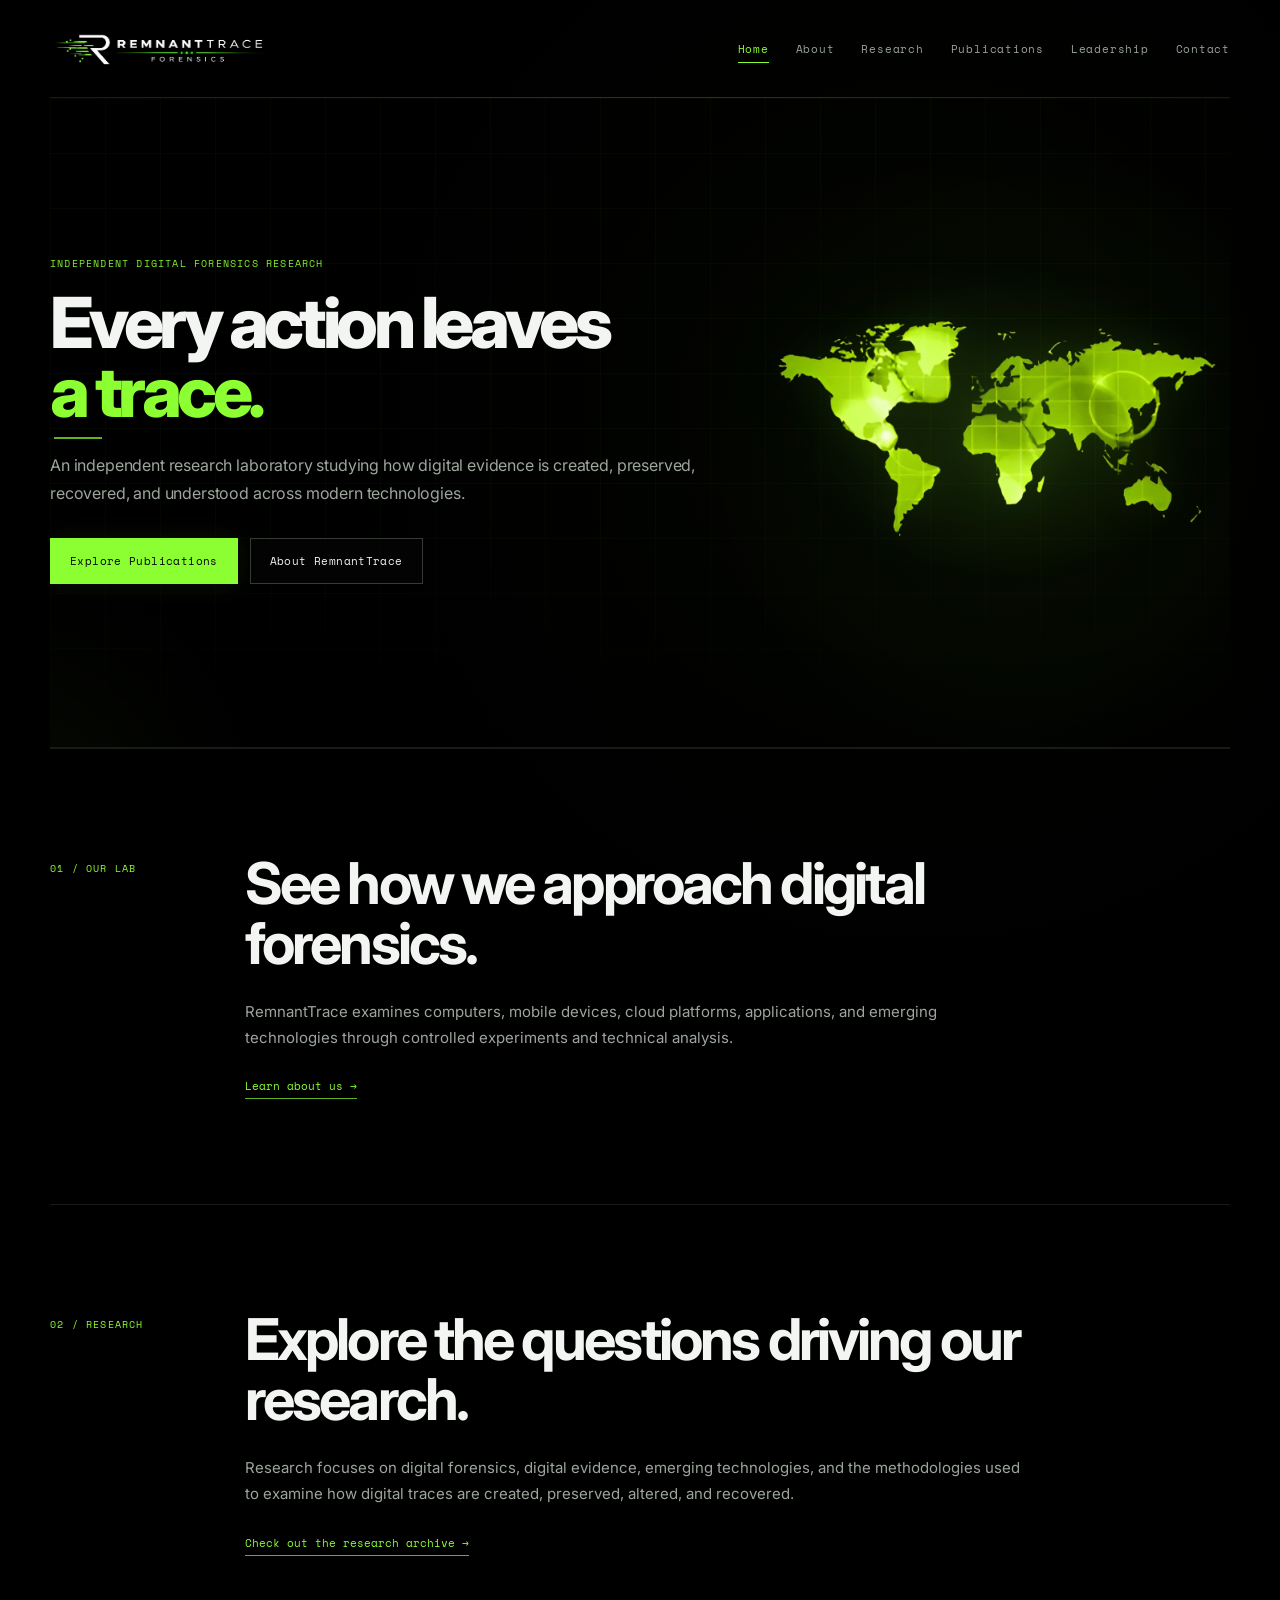
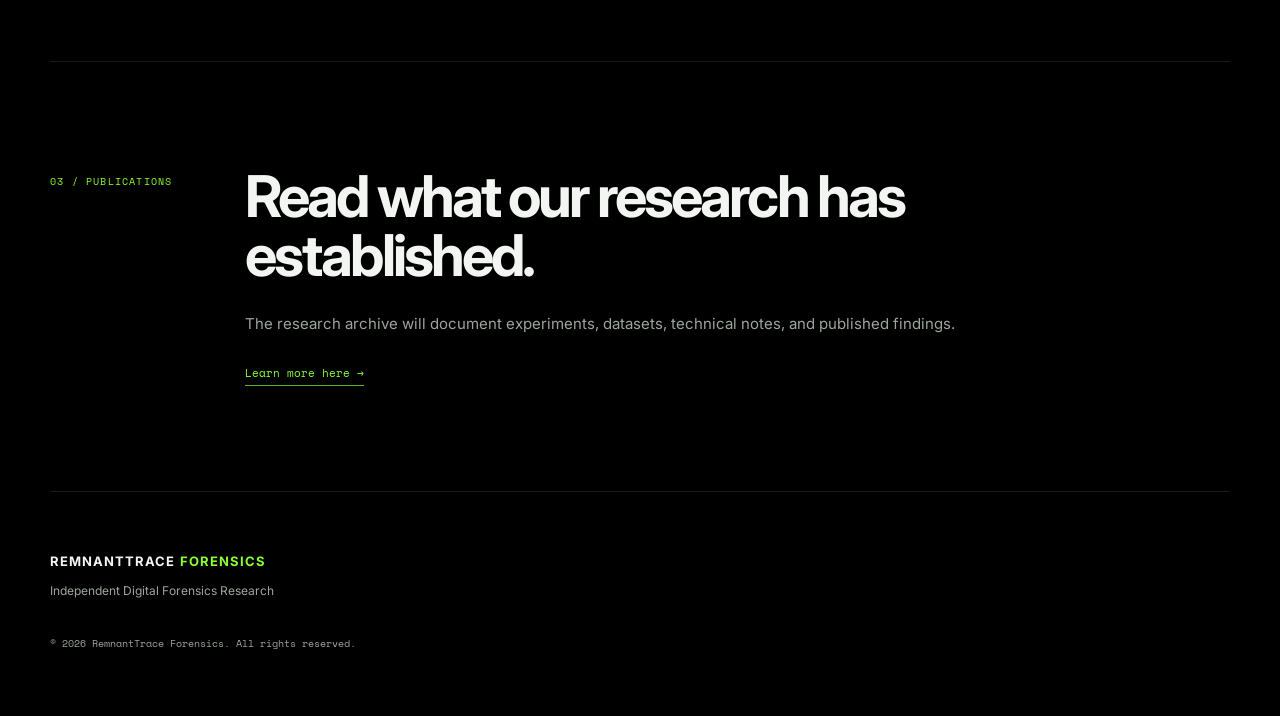
<file: index.html>
<!DOCTYPE html>
<html lang="en">
<head>
  <meta charset="UTF-8">
  <meta name="viewport" content="width=device-width,initial-scale=1">
  <meta name="description" content="RemnantTrace Forensics — independent digital forensics research.">
  <title>RemnantTrace Forensics</title>
  <link rel="stylesheet" href="style.css">
</head>

<body>

<header>
  <a class="brand" href="index.html">
    <img src="assets/remnanttrace-banner.png" alt="RemnantTrace Forensics">
  </a>

  <nav>
    <a href="index.html" class="active">Home</a>
    <a href="about.html">About</a>
    <a href="research.html">Research</a>
    <a href="publications.html">Publications</a>
    <a href="leadership.html">Leadership</a>
    <a href="contact.html">Contact</a>
  </nav>
</header>

<main>

<section class="hero">
  <div class="grid"></div>

  <div class="hero-content">
    <p class="eyebrow">INDEPENDENT DIGITAL FORENSICS RESEARCH</p>

    <h1>
      <span class="line-one">Every action leaves</span>
      <span class="line-two">a trace.</span>
    </h1>

    <p class="lead">
      An independent research laboratory studying how digital evidence is created,
      preserved, recovered, and understood across modern technologies.
    </p>

    <div class="actions">
      <a class="btn primary" href="publications.html">Explore Publications</a>
      <a class="btn" href="about.html">About RemnantTrace</a>
    </div>
  </div>

  <div class="hero-image">
    <img src="assets/greenmapworld-bg.png" alt="Digital forensic research visualization">
  </div>
</section>

<section class="split">
  <div class="label">01 / OUR LAB</div>

  <div>
    <h2>See how we approach digital forensics.</h2>

    <p>
      RemnantTrace examines computers, mobile devices, cloud platforms,
      applications, and emerging technologies through controlled experiments
      and technical analysis.
    </p>

    <a class="textlink" href="about.html">
      Learn about us →
    </a>
  </div>
</section>

<section class="split">
  <div class="label">02 / RESEARCH</div>

  <div>
    <h2>Explore the questions driving our research.</h2>

    <p>
      Research focuses on digital forensics, digital evidence, emerging
      technologies, and the methodologies used to examine how digital traces
      are created, preserved, altered, and recovered.
    </p>

    <a class="textlink" href="research.html">
      Check out the research archive →
    </a>
  </div>
</section>

<section class="split">
  <div class="label">03 / PUBLICATIONS</div>

  <div>
    <h2>Read what our research has established.</h2>

    <p>
      The research archive will document experiments, datasets,
      technical notes, and published findings.
    </p>

    <a class="textlink" href="publications.html">
      Learn more here →
    </a>
  </div>
</section>

</main>

<footer>
  <b>REMNANTTRACE <span>FORENSICS</span></b>
  <p>Independent Digital Forensics Research</p>
  <small>© 2026 RemnantTrace Forensics. All rights reserved.</small>
</footer>

</body>
</html>
</file>
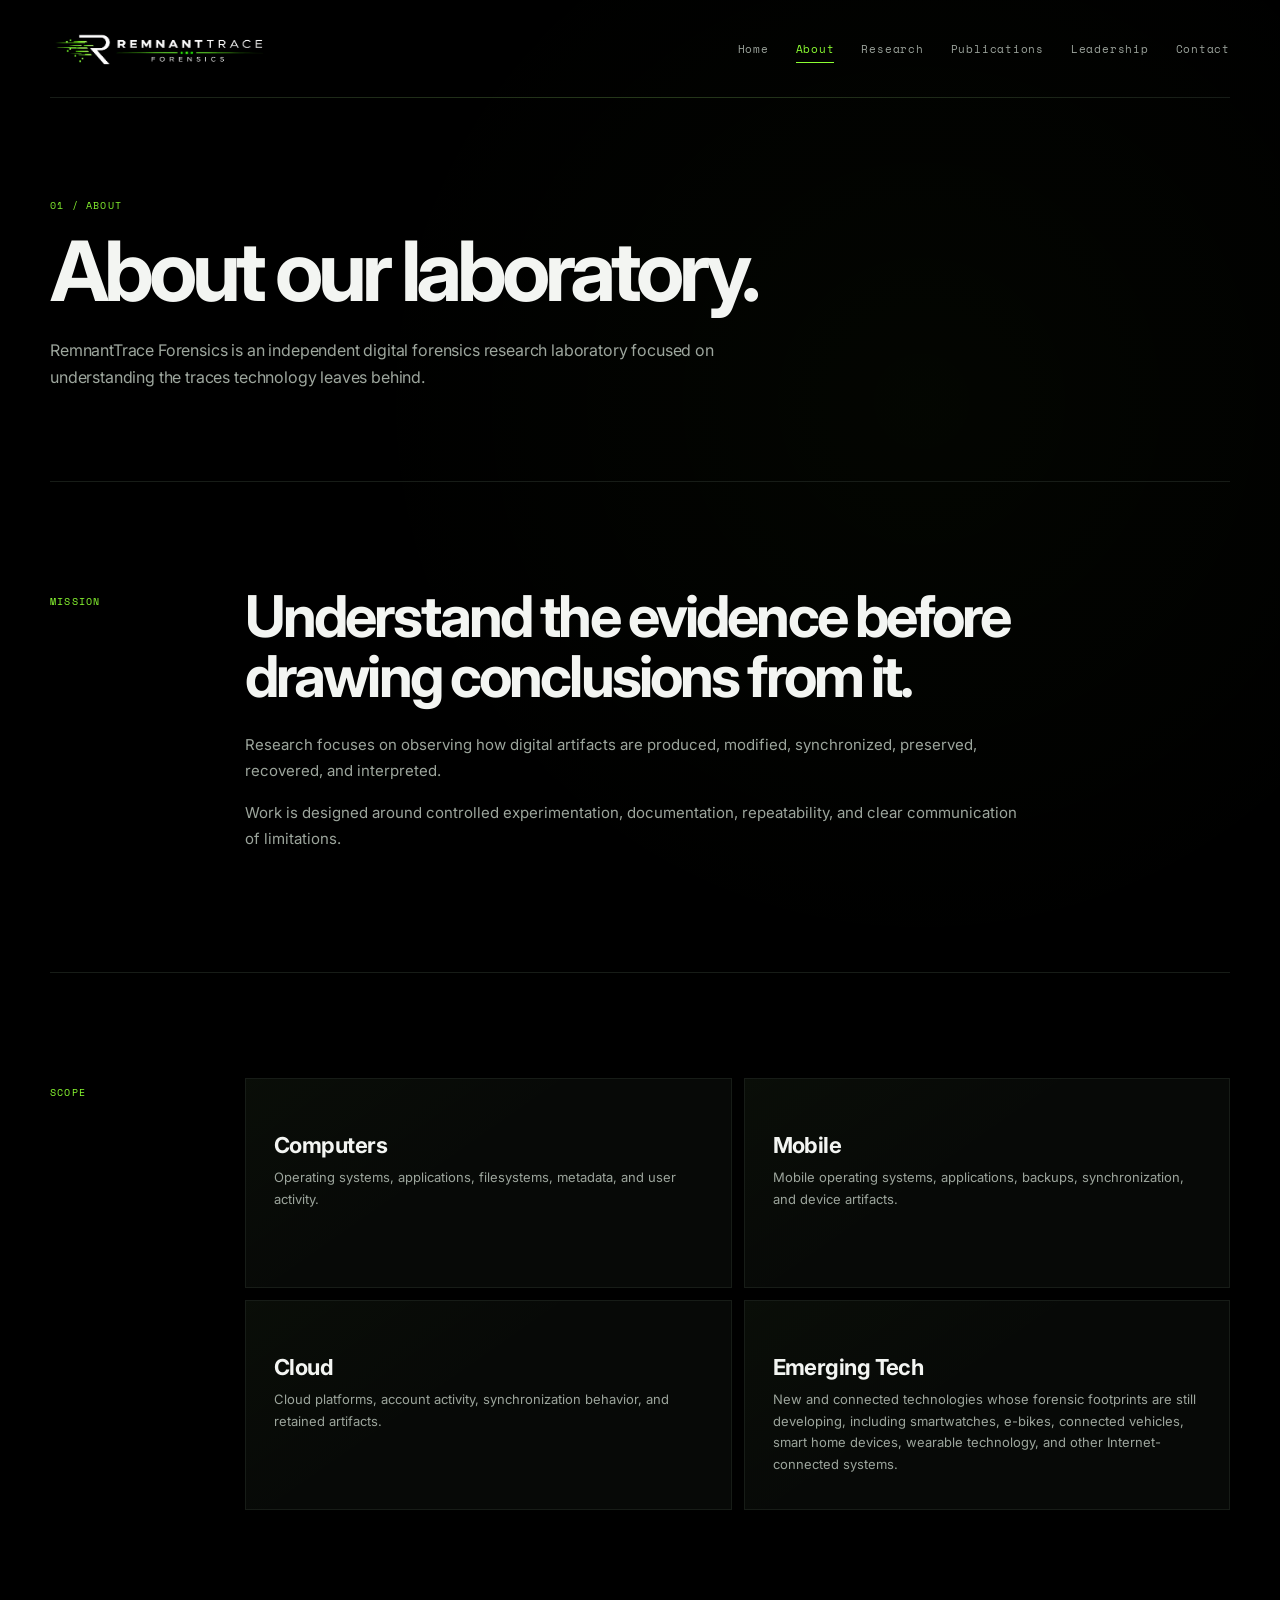
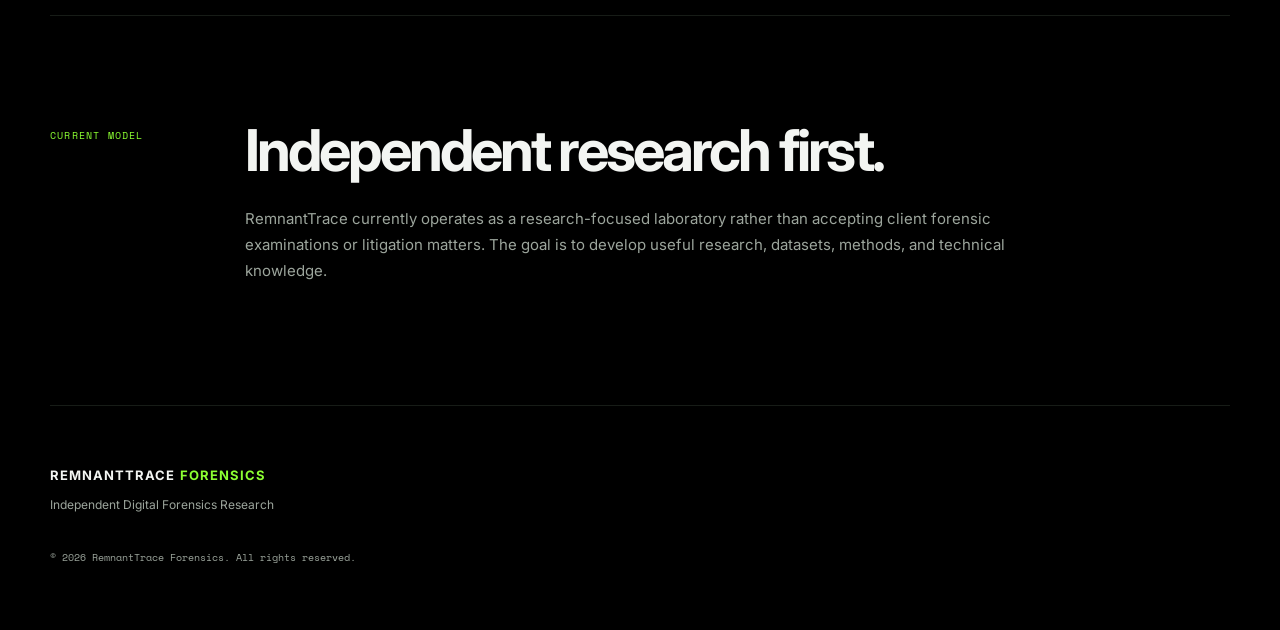
<file: about.html>
<!DOCTYPE html>

<html lang="en">
<head>
<meta charset="UTF-8">
<meta name="viewport" content="width=device-width,initial-scale=1">
<title>About — RemnantTrace Forensics</title>
<link rel="stylesheet" href="style.css">
</head>

<body>

<header>
  <a class="brand" href="index.html">
    <img src="assets/remnanttrace-banner.png" alt="RemnantTrace Forensics">
  </a>

  <nav>
    <a href="index.html">Home</a>
    <a class="active" href="about.html">About</a>
    <a href="research.html">Research</a>
    <a href="publications.html">Publications</a>
    <a href="leadership.html">Leadership</a>
    <a href="contact.html">Contact</a>
  </nav>
</header>

<main>

<section class="pagehero">
  <p class="eyebrow">01 / ABOUT</p>
  <h1>About our laboratory.</h1>
  <p class="lead">
    RemnantTrace Forensics is an independent digital forensics research laboratory focused on understanding the traces technology leaves behind.
  </p>
</section>

<section class="split">
  <div class="label">MISSION</div>
  <div>
    <h2>Understand the evidence before drawing conclusions from it.</h2>
    <p>
      Research focuses on observing how digital artifacts are produced, modified, synchronized, preserved, recovered, and interpreted.
    </p>
    <p>
      Work is designed around controlled experimentation, documentation, repeatability, and clear communication of limitations.
    </p>
  </div>
</section>

<section class="split">
  <div class="label">SCOPE</div>
  <div class="cards">
    <div class="card">
      <h3>Computers</h3>
      <p>Operating systems, applications, filesystems, metadata, and user activity.</p>
    </div>

<div class="card">
  <h3>Mobile</h3>
  <p>Mobile operating systems, applications, backups, synchronization, and device artifacts.</p>
</div>

<div class="card">
  <h3>Cloud</h3>
  <p>Cloud platforms, account activity, synchronization behavior, and retained artifacts.</p>
</div>

<div class="card">
  <h3>Emerging Tech</h3>
  <p>New and connected technologies whose forensic footprints are still developing, including smartwatches, e-bikes, connected vehicles, smart home devices, wearable technology, and other Internet-connected systems.</p>
</div>


  </div>
</section>

<section class="split">
  <div class="label">CURRENT MODEL</div>
  <div>
    <h2>Independent research first.</h2>
    <p>
      RemnantTrace currently operates as a research-focused laboratory rather than accepting client forensic examinations or litigation matters. The goal is to develop useful research, datasets, methods, and technical knowledge.
    </p>
  </div>
</section>

</main>

<footer>
  <b>REMNANTTRACE <span>FORENSICS</span></b>
  <p>Independent Digital Forensics Research</p>
  <small>© 2026 RemnantTrace Forensics. All rights reserved.</small>
</footer>

</body>
</html>
</file>
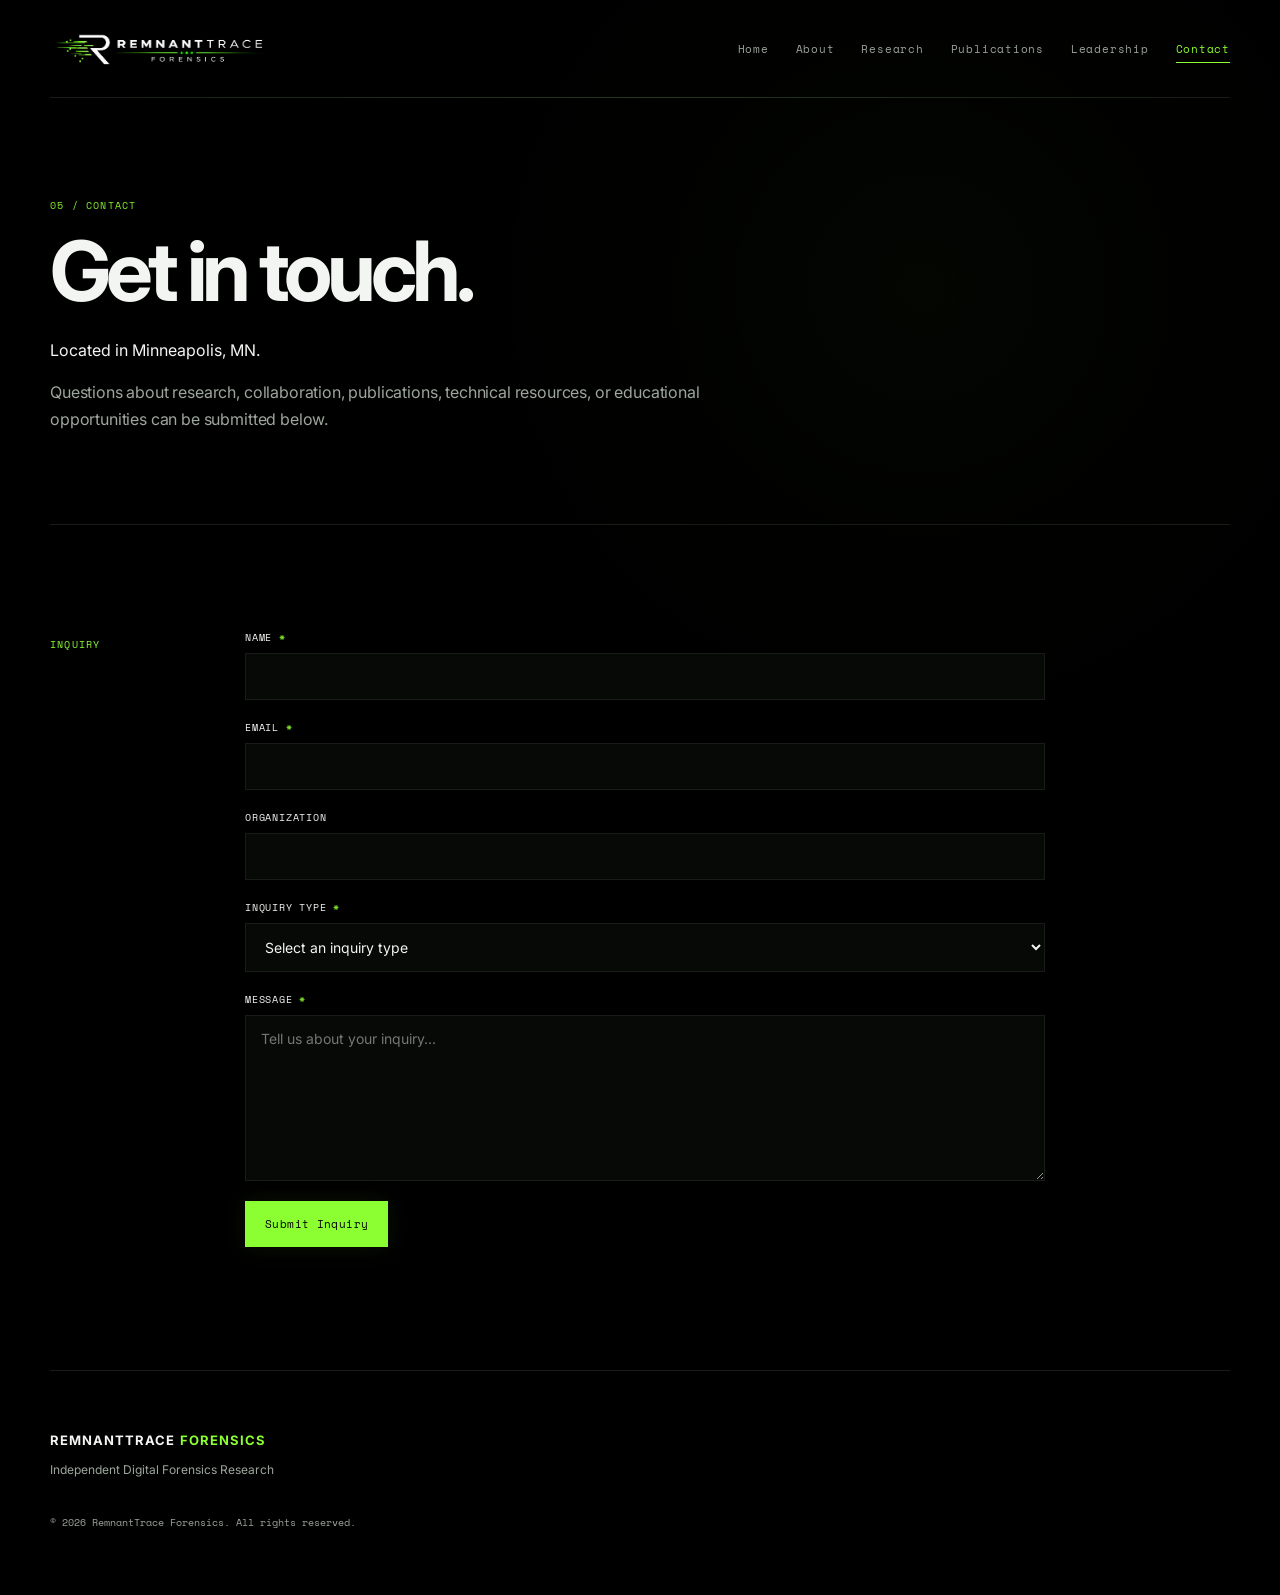
<file: contact.html>
<!DOCTYPE html>

<html lang="en">
<head>
<meta charset="UTF-8">
<meta name="viewport" content="width=device-width,initial-scale=1">
<title>Contact — RemnantTrace Forensics</title>
<link rel="stylesheet" href="style.css">
</head>

<body>

<header>
  <a class="brand" href="index.html">
  <img src="assets/remnanttrace-banner.png" alt="RemnantTrace Forensics">
</a>

  <nav>
  <a href="index.html">Home</a>
  <a href="about.html">About</a>
  <a href="research.html">Research</a>
  <a href="publications.html">Publications</a>
  <a href="leadership.html">Leadership</a>
  <a href="contact.html" class="active">Contact</a>
</nav>
</header>

<main>

<section class="pagehero">
  <p class="eyebrow">05 / CONTACT</p>
  <h1>Get in touch.</h1>
  <p>Located in Minneapolis, MN.</p>
  <p class="lead">
    Questions about research, collaboration, publications, technical resources,
    or educational opportunities can be submitted below.
  </p>
</section>

<section class="split">

  <div class="label">INQUIRY</div>

  <div>


<form
  id="research-form"
  action="https://script.google.com/macros/s/AKfycbyNUpC8DZdn5V4Nql9-I3e-n4Lr3eNk2w75sBfw6O6wgQ_2GU_YTqS7S3aH0dwnRCoY/exec"
  method="POST"
>

  <div class="form-grid">

    <label>
      Name <span>*</span>
      <input type="text" name="name" required>
    </label>

    <label>
      Email <span>*</span>
      <input type="email" name="email" required>
    </label>

  </div>

  <label>
    Organization
    <input type="text" name="organization">
  </label>

  <label>
    Inquiry Type <span>*</span>

    <select name="inquiryType" required>
      <option value="" disabled selected>Select an inquiry type</option>
      <option value="Research Collaboration">Research Collaboration</option>
      <option value="Research Question">Research Question</option>
      <option value="Publication">Publication</option>
      <option value="Technical Resource">Technical Resource</option>
      <option value="Dataset">Dataset</option>
      <option value="Speaking / Education">Speaking / Education</option>
      <option value="Other">Other</option>
    </select>

  </label>

  <label>
    Message <span>*</span>

    <textarea
      name="message"
      rows="8"
      required
      placeholder="Tell us about your inquiry..."
    ></textarea>

  </label>

  <button class="btn primary" type="submit">
    Submit Inquiry
  </button>

  <div id="status"></div>

</form>


  </div>

</section>

</main>

<footer>
  <b>REMNANTTRACE <span>FORENSICS</span></b>
  <p>Independent Digital Forensics Research</p>
  <small>© 2026 RemnantTrace Forensics. All rights reserved.</small>
</footer>

<script>

const form = document.getElementById("research-form");
const button = form.querySelector("button");
const status = document.getElementById("status");

form.addEventListener("submit", async function(event) {

  event.preventDefault();

  button.disabled = true;
  button.textContent = "Submitting...";
  status.textContent = "";
  status.className = "";

  try {

    await fetch(form.action, {
      method: "POST",
      body: new FormData(form),
      mode: "no-cors"
    });

    form.reset();

    status.textContent = "Inquiry submitted successfully.";

  } catch (error) {

    status.textContent =
      "Something went wrong. Please try again.";

    status.className = "error";

  } finally {

    button.disabled = false;
    button.textContent = "Submit Inquiry";

  }

});

</script>

</body>
</html>
</file>
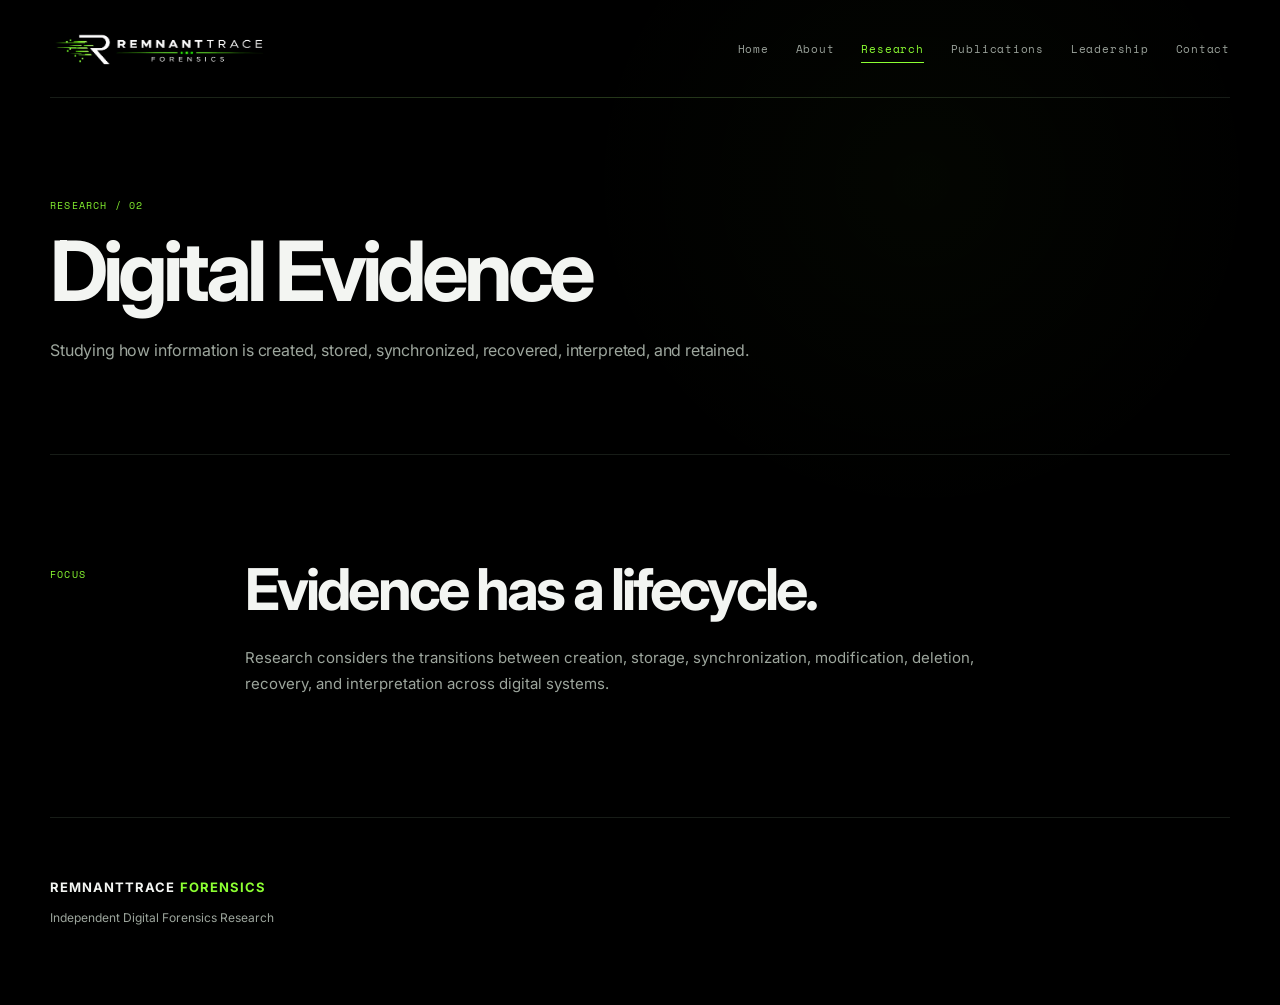
<file: digital-evidence.html>
<!DOCTYPE html>

<html lang="en">
<head>
<meta charset="UTF-8">
<meta name="viewport" content="width=device-width,initial-scale=1">
<title>Digital Evidence — RemnantTrace</title>
<link rel="stylesheet" href="style.css">
</head>

<body>

<header>
  <a class="brand" href="index.html">
    <img src="assets/remnanttrace-banner.png" alt="RemnantTrace Forensics">
  </a>

  <nav>
    <a href="index.html">Home</a>
    <a href="about.html">About</a>
    <a class="active" href="research.html">Research</a>
    <a href="publications.html">Publications</a>
    <a href="leadership.html">Leadership</a>
    <a href="contact.html">Contact</a>
  </nav>
</header>

<main>

<section class="pagehero">
  <p class="eyebrow">RESEARCH / 02</p>
  <h1>Digital Evidence</h1>
  <p class="lead">
    Studying how information is created, stored, synchronized, recovered, interpreted, and retained.
  </p>
</section>

<section class="split">
  <div class="label">FOCUS</div>

  <div>
    <h2>Evidence has a lifecycle.</h2>


<p>
  Research considers the transitions between creation, storage, synchronization, modification, deletion, recovery, and interpretation across digital systems.
</p>


  </div>
</section>

</main>

<footer>
  <b>REMNANTTRACE <span>FORENSICS</span></b>
  <p>Independent Digital Forensics Research</p>
</footer>

</body>
</html>
</file>
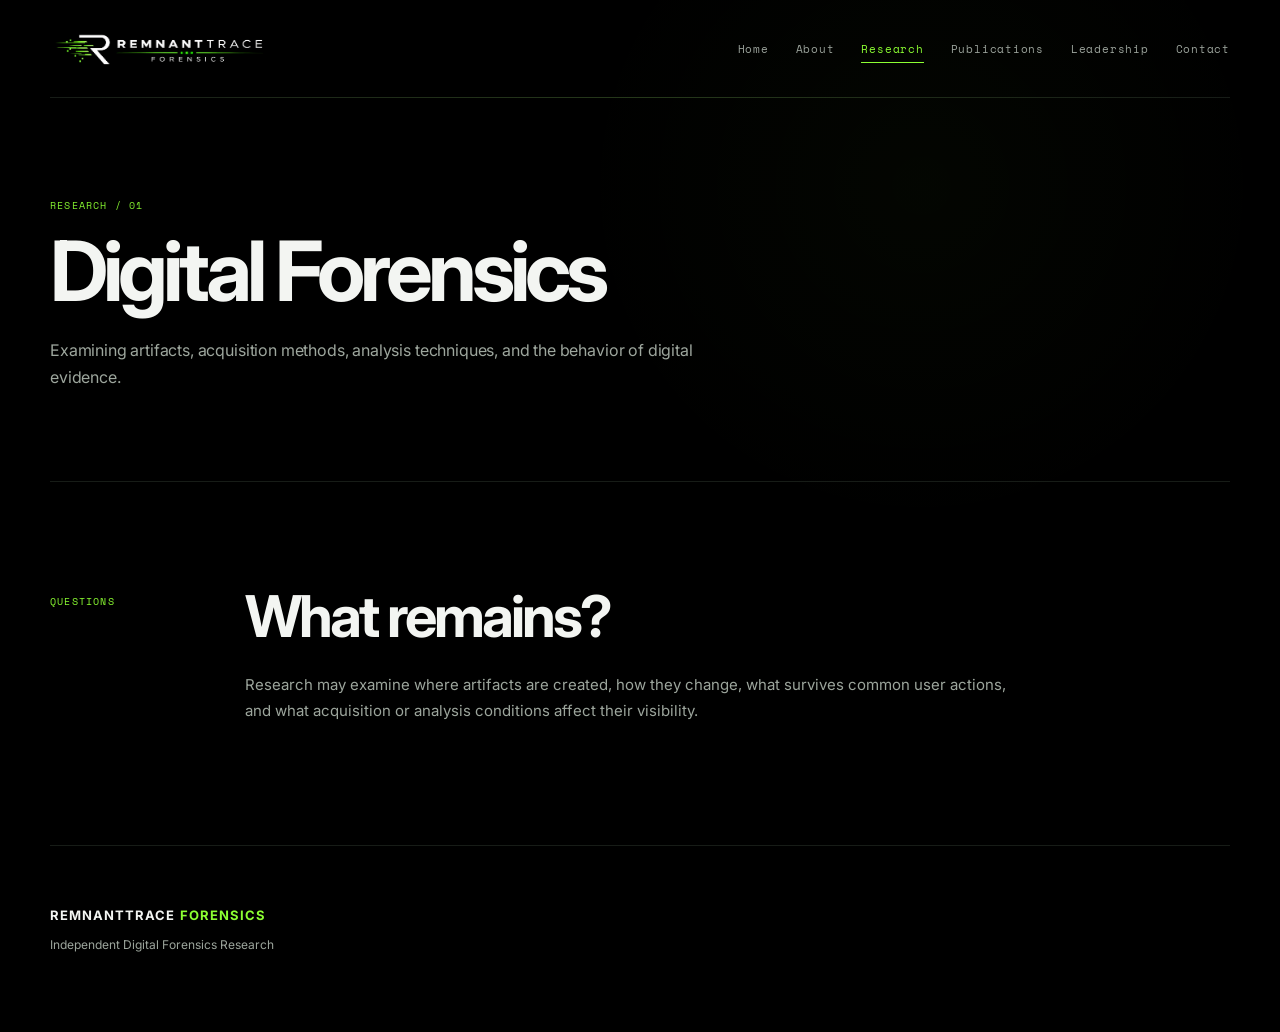
<file: digital-forensics.html>
<!DOCTYPE html>

<html lang="en">
<head>
<meta charset="UTF-8">
<meta name="viewport" content="width=device-width,initial-scale=1">
<title>Digital Forensics — RemnantTrace</title>
<link rel="stylesheet" href="style.css">
</head>

<body>

<header>
  <a class="brand" href="index.html">
    <img src="assets/remnanttrace-banner.png" alt="RemnantTrace Forensics">
  </a>

  <nav>
    <a href="index.html">Home</a>
    <a href="about.html">About</a>
    <a class="active" href="research.html">Research</a>
    <a href="publications.html">Publications</a>
    <a href="leadership.html">Leadership</a>
    <a href="contact.html">Contact</a>
  </nav>
</header>

<main>

<section class="pagehero">
  <p class="eyebrow">RESEARCH / 01</p>
  <h1>Digital Forensics</h1>
  <p class="lead">
    Examining artifacts, acquisition methods, analysis techniques, and the behavior of digital evidence.
  </p>
</section>

<section class="split">
  <div class="label">QUESTIONS</div>

  <div>
    <h2>What remains?</h2>


<p>
  Research may examine where artifacts are created, how they change, what survives common user actions, and what acquisition or analysis conditions affect their visibility.
</p>


  </div>
</section>

</main>

<footer>
  <b>REMNANTTRACE <span>FORENSICS</span></b>
  <p>Independent Digital Forensics Research</p>
</footer>

</body>
</html>
</file>
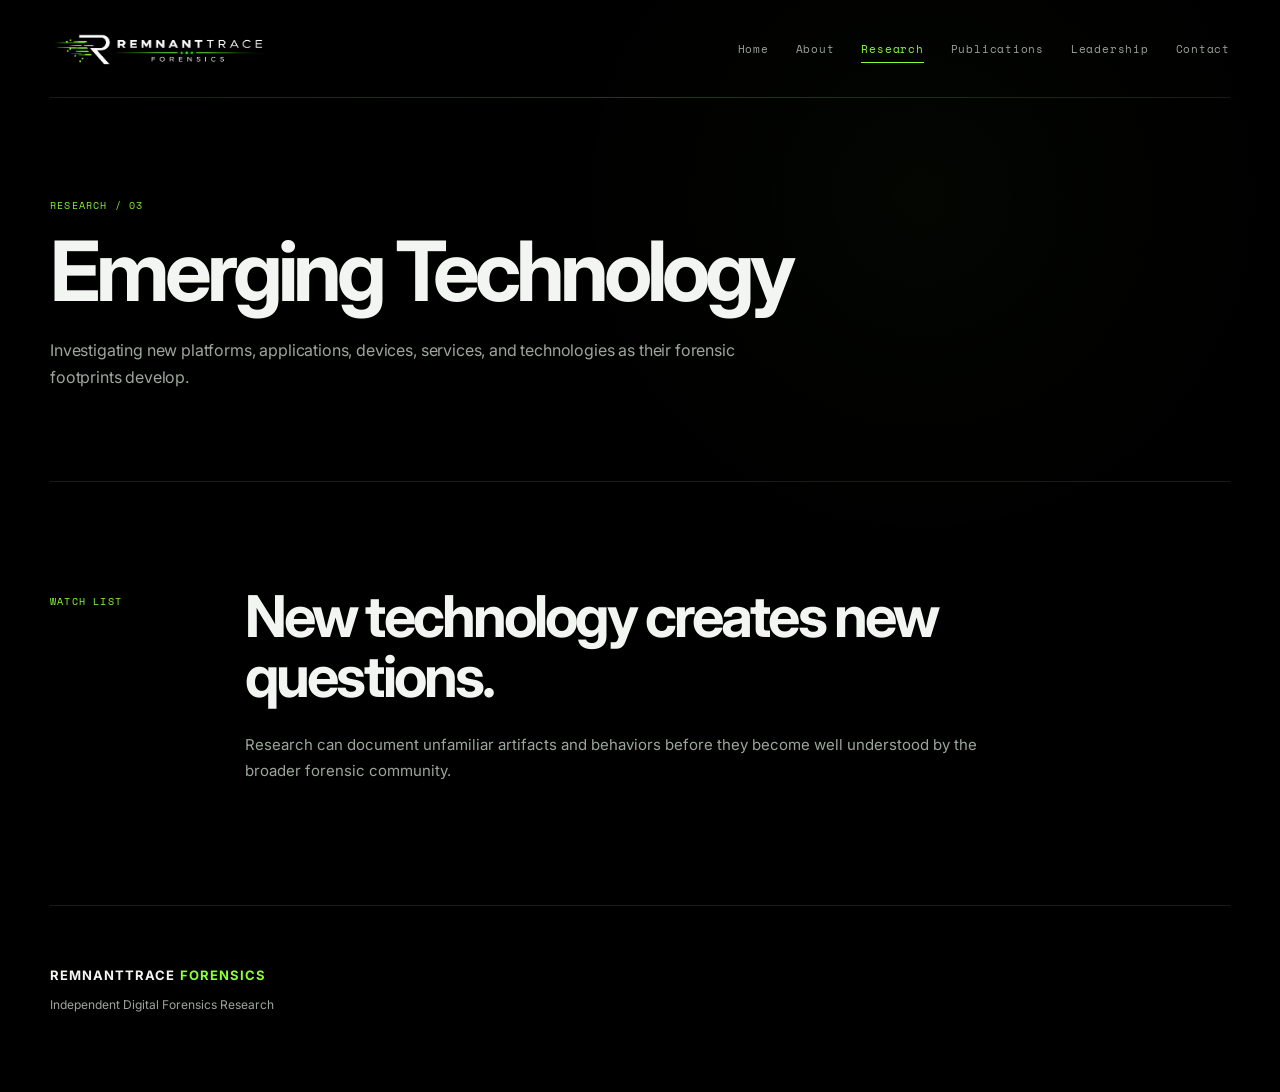
<file: emerging-technology.html>
<!DOCTYPE html>

<html lang="en">
<head>
<meta charset="UTF-8">
<meta name="viewport" content="width=device-width,initial-scale=1">
<title>Emerging Technology — RemnantTrace</title>
<link rel="stylesheet" href="style.css">
</head>

<body>

<header>
  <a class="brand" href="index.html">
    <img src="assets/remnanttrace-banner.png" alt="RemnantTrace Forensics">
  </a>

  <nav>
    <a href="index.html">Home</a>
    <a href="about.html">About</a>
    <a class="active" href="research.html">Research</a>
    <a href="publications.html">Publications</a>
    <a href="leadership.html">Leadership</a>
    <a href="contact.html">Contact</a>
  </nav>
</header>

<main>

<section class="pagehero">
  <p class="eyebrow">RESEARCH / 03</p>
  <h1>Emerging Technology</h1>
  <p class="lead">
    Investigating new platforms, applications, devices, services, and technologies as their forensic footprints develop.
  </p>
</section>

<section class="split">
  <div class="label">WATCH LIST</div>

  <div>
    <h2>New technology creates new questions.</h2>


<p>
  Research can document unfamiliar artifacts and behaviors before they become well understood by the broader forensic community.
</p>


  </div>
</section>

</main>

<footer>
  <b>REMNANTTRACE <span>FORENSICS</span></b>
  <p>Independent Digital Forensics Research</p>
</footer>

</body>
</html>
</file>
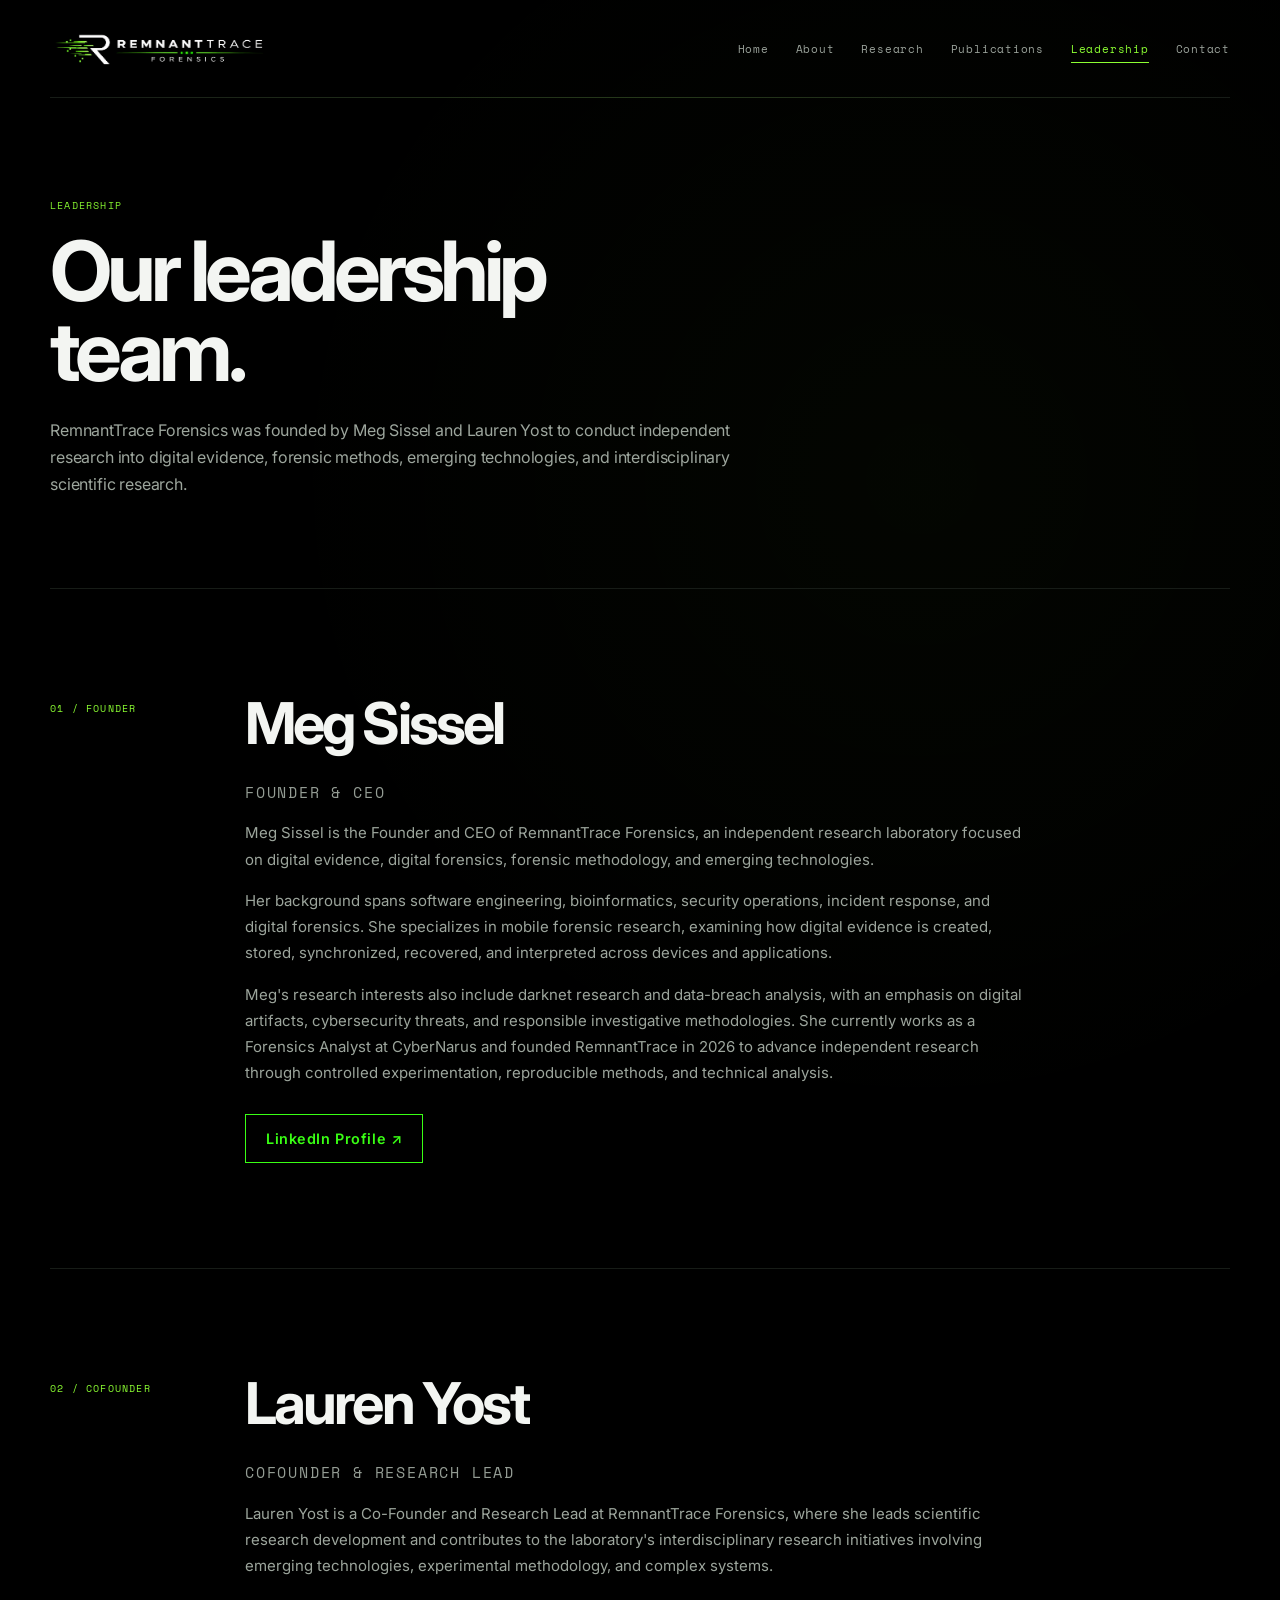
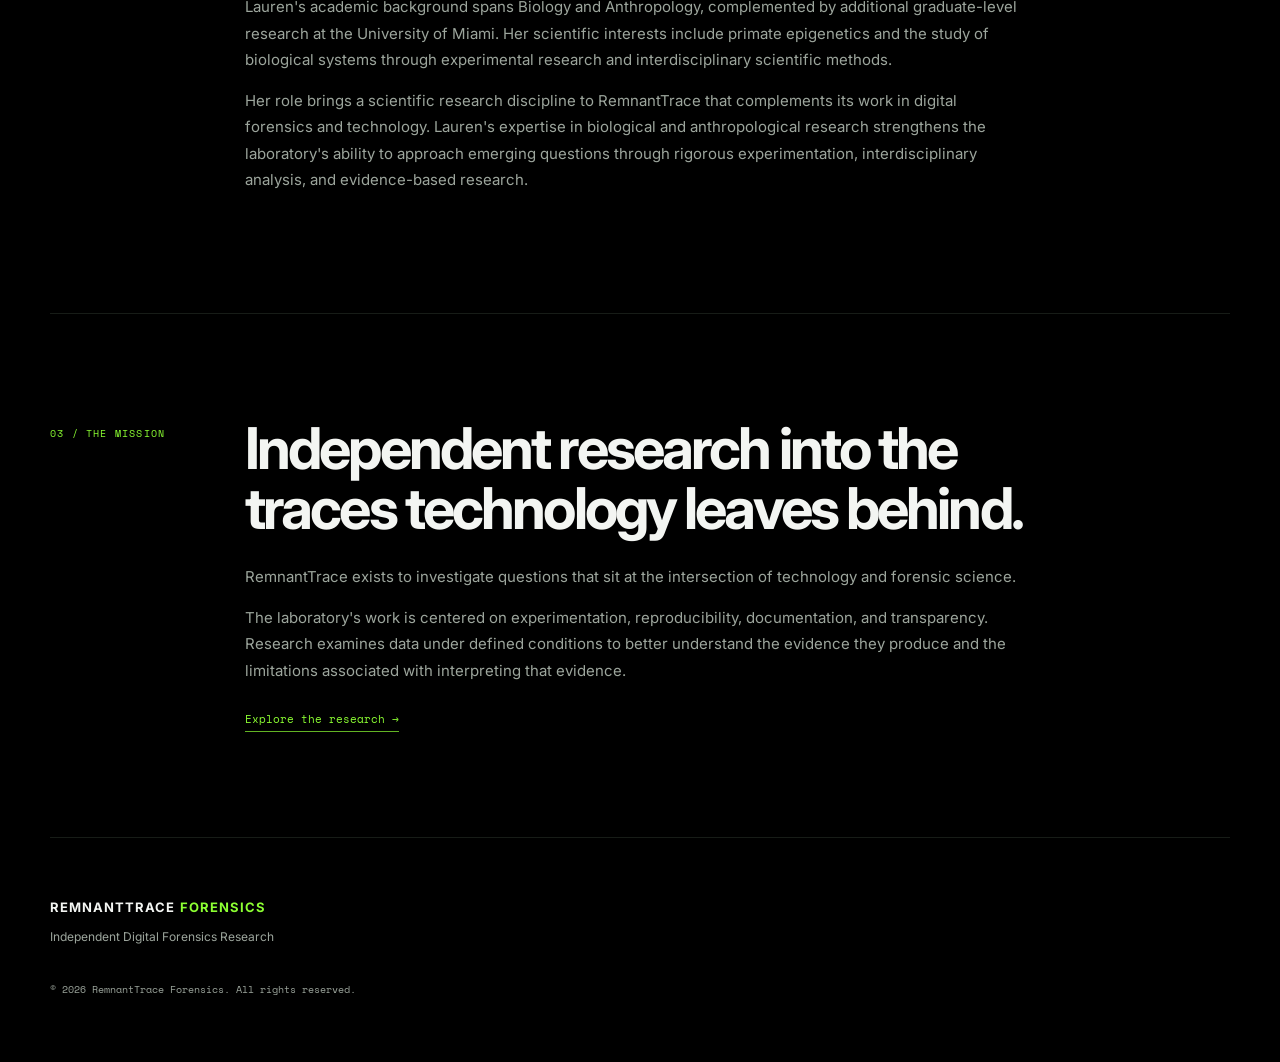
<file: leadership.html>
<!DOCTYPE html>

<html lang="en">
<head>
  <meta charset="UTF-8">
  <meta name="viewport" content="width=device-width,initial-scale=1">
  <meta name="description" content="RemnantTrace Forensics leadership — Megan Sissel, Founder and Chief Executive Officer, and Lauren Yost, Co-Founder and Research Lead.">
  <title>Leadership — RemnantTrace Forensics</title>
  <link rel="stylesheet" href="style.css">
</head>

<body>

<header>
  <a class="brand" href="index.html">
    <img src="assets/remnanttrace-banner.png" alt="RemnantTrace Forensics">
  </a>

  <nav>
    <a href="index.html">Home</a>
    <a href="about.html">About</a>
    <a href="research.html">Research</a>
    <a href="publications.html">Publications</a>
    <a href="leadership.html" class="active">Leadership</a>
    <a href="contact.html">Contact</a>
  </nav>
</header>

<main>

<section class="pagehero">
  <p class="eyebrow">LEADERSHIP</p>

  <h1>
    Our leadership<br>
    <span>team.</span>
  </h1>

  <p class="lead">
    RemnantTrace Forensics was founded by Meg Sissel and Lauren Yost
    to conduct independent research into digital evidence, forensic
    methods, emerging technologies, and interdisciplinary scientific
    research.
  </p>
</section>

<section class="split">
  <div class="label">01 / FOUNDER</div>

  <div>
    <h2>Meg Sissel</h2>

    <p class="eyebrow">FOUNDER &amp; CEO</p>

    <p>
      Meg Sissel is the Founder and CEO of RemnantTrace Forensics,
      an independent research laboratory focused on digital evidence,
      digital forensics, forensic methodology, and emerging technologies.
    </p>

    <p>
      Her background spans software engineering, bioinformatics,
      security operations, incident response, and digital forensics.
      She specializes in mobile forensic research, examining how
      digital evidence is created, stored, synchronized, recovered,
      and interpreted across devices and applications.
    </p>

    <p>
      Meg's research interests also include darknet research and
      data-breach analysis, with an emphasis on digital artifacts,
      cybersecurity threats, and responsible investigative
      methodologies. She currently works as a Forensics Analyst
      at CyberNarus and founded RemnantTrace in 2026 to advance
      independent research through controlled experimentation,
      reproducible methods, and technical analysis.
    </p>

    <a class="linkedin-button"
       href="https://www.linkedin.com/in/meg-sissel"
       target="_blank"
       rel="noopener noreferrer">
      LinkedIn Profile ↗
    </a>

  </div>
</section>
  
<section class="split">
  <div class="label">02 / COFOUNDER</div>

  <div>
    <h2>Lauren Yost</h2>


<p class="eyebrow">COFOUNDER & RESEARCH LEAD</p>

<p>
  Lauren Yost is a Co-Founder and Research Lead at RemnantTrace
  Forensics, where she leads scientific research development and
  contributes to the laboratory's interdisciplinary research
  initiatives involving emerging technologies, experimental
  methodology, and complex systems.
</p>

<p>
  Lauren's academic background spans Biology and Anthropology, complemented
  by additional graduate-level research at the University of Miami.
  Her scientific interests include primate epigenetics and the study
  of biological systems through experimental research and
  interdisciplinary scientific methods.
</p>

<p>
  Her role brings a scientific research discipline to RemnantTrace
  that complements its work in digital forensics and technology.
  Lauren's expertise in biological and anthropological research
  strengthens the laboratory's ability to approach emerging
  questions through rigorous experimentation, interdisciplinary
  analysis, and evidence-based research.
</p>


  </div>
</section>



<section class="split">
  <div class="label">03 / THE MISSION</div>

  <div>
    <h2>Independent research into the traces technology leaves behind.</h2>


<p>
  RemnantTrace exists to investigate questions that sit at the
  intersection of technology and forensic science.
</p>

<p>
  The laboratory's work is centered on experimentation,
  reproducibility, documentation, and transparency. Research
  examines data under defined conditions to better
  understand the evidence they produce and the limitations
  associated with interpreting that evidence.
</p>

<a class="textlink" href="research.html">
  Explore the research →
</a>


  </div>
</section>

</main>

<footer>
  <b>REMNANTTRACE <span>FORENSICS</span></b>
  <p>Independent Digital Forensics Research</p>
  <small>© 2026 RemnantTrace Forensics. All rights reserved.</small>
</footer>

</body>
</html>
</file>
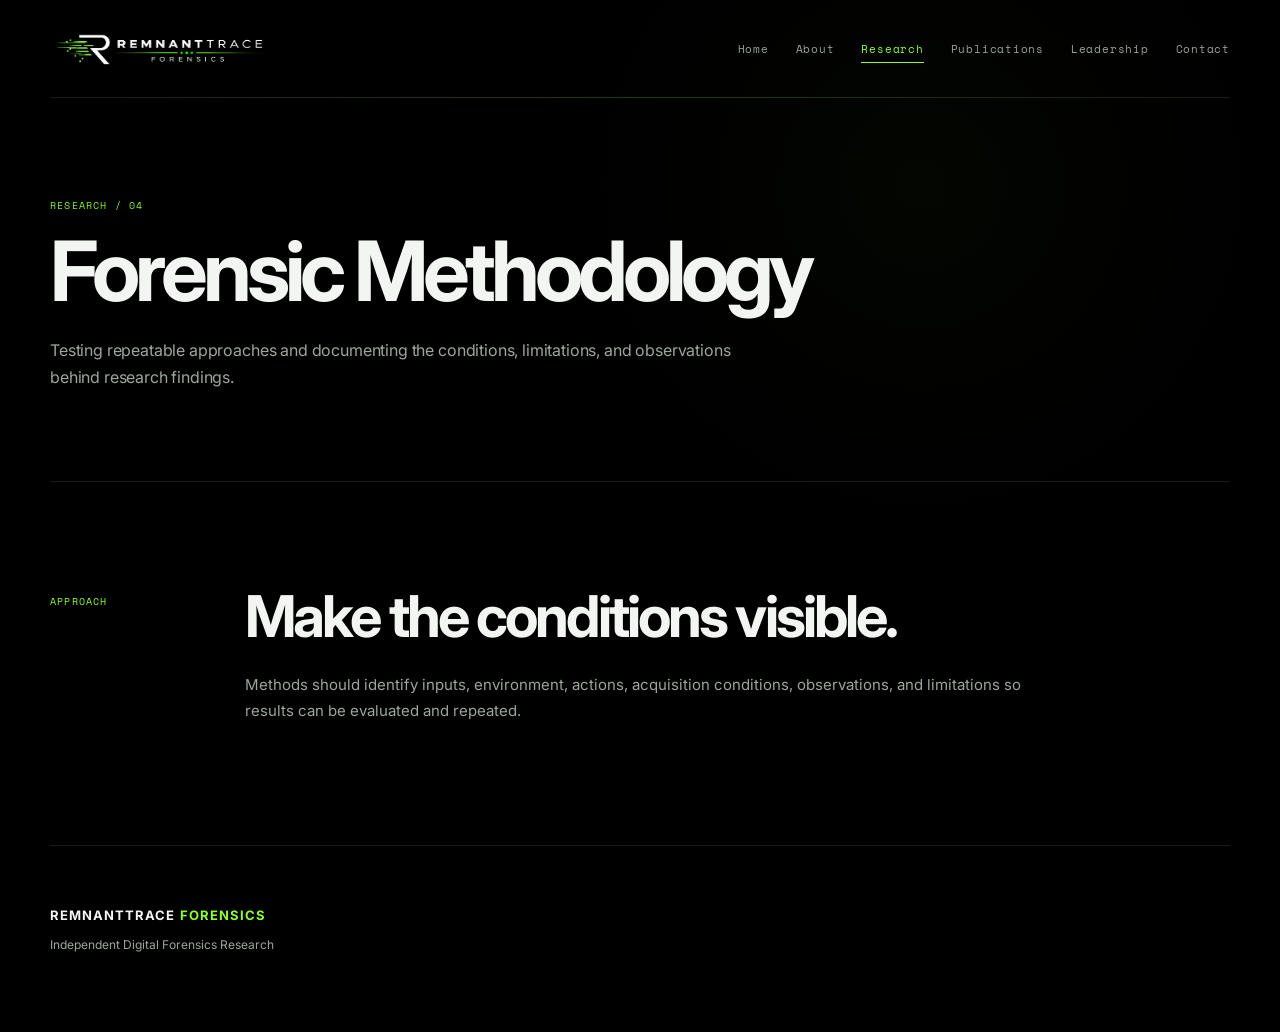
<file: methodology.html>
<!DOCTYPE html>

<html lang="en">
<head>
<meta charset="UTF-8">
<meta name="viewport" content="width=device-width,initial-scale=1">
<title>Forensic Methodology — RemnantTrace</title>
<link rel="stylesheet" href="style.css">
</head>

<body>

<header>
  <a class="brand" href="index.html">
    <img src="assets/remnanttrace-banner.png" alt="RemnantTrace Forensics">
  </a>

  <nav>
    <a href="index.html">Home</a>
    <a href="about.html">About</a>
    <a class="active" href="research.html">Research</a>
    <a href="publications.html">Publications</a>
    <a href="leadership.html">Leadership</a>
    <a href="contact.html">Contact</a>
  </nav>
</header>

<main>

<section class="pagehero">
  <p class="eyebrow">RESEARCH / 04</p>
  <h1>Forensic Methodology</h1>
  <p class="lead">
    Testing repeatable approaches and documenting the conditions, limitations, and observations behind research findings.
  </p>
</section>

<section class="split">
  <div class="label">APPROACH</div>

  <div>
    <h2>Make the conditions visible.</h2>


<p>
  Methods should identify inputs, environment, actions, acquisition conditions, observations, and limitations so results can be evaluated and repeated.
</p>


  </div>
</section>

</main>

<footer>
  <b>REMNANTTRACE <span>FORENSICS</span></b>
  <p>Independent Digital Forensics Research</p>
</footer>

</body>
</html>
</file>
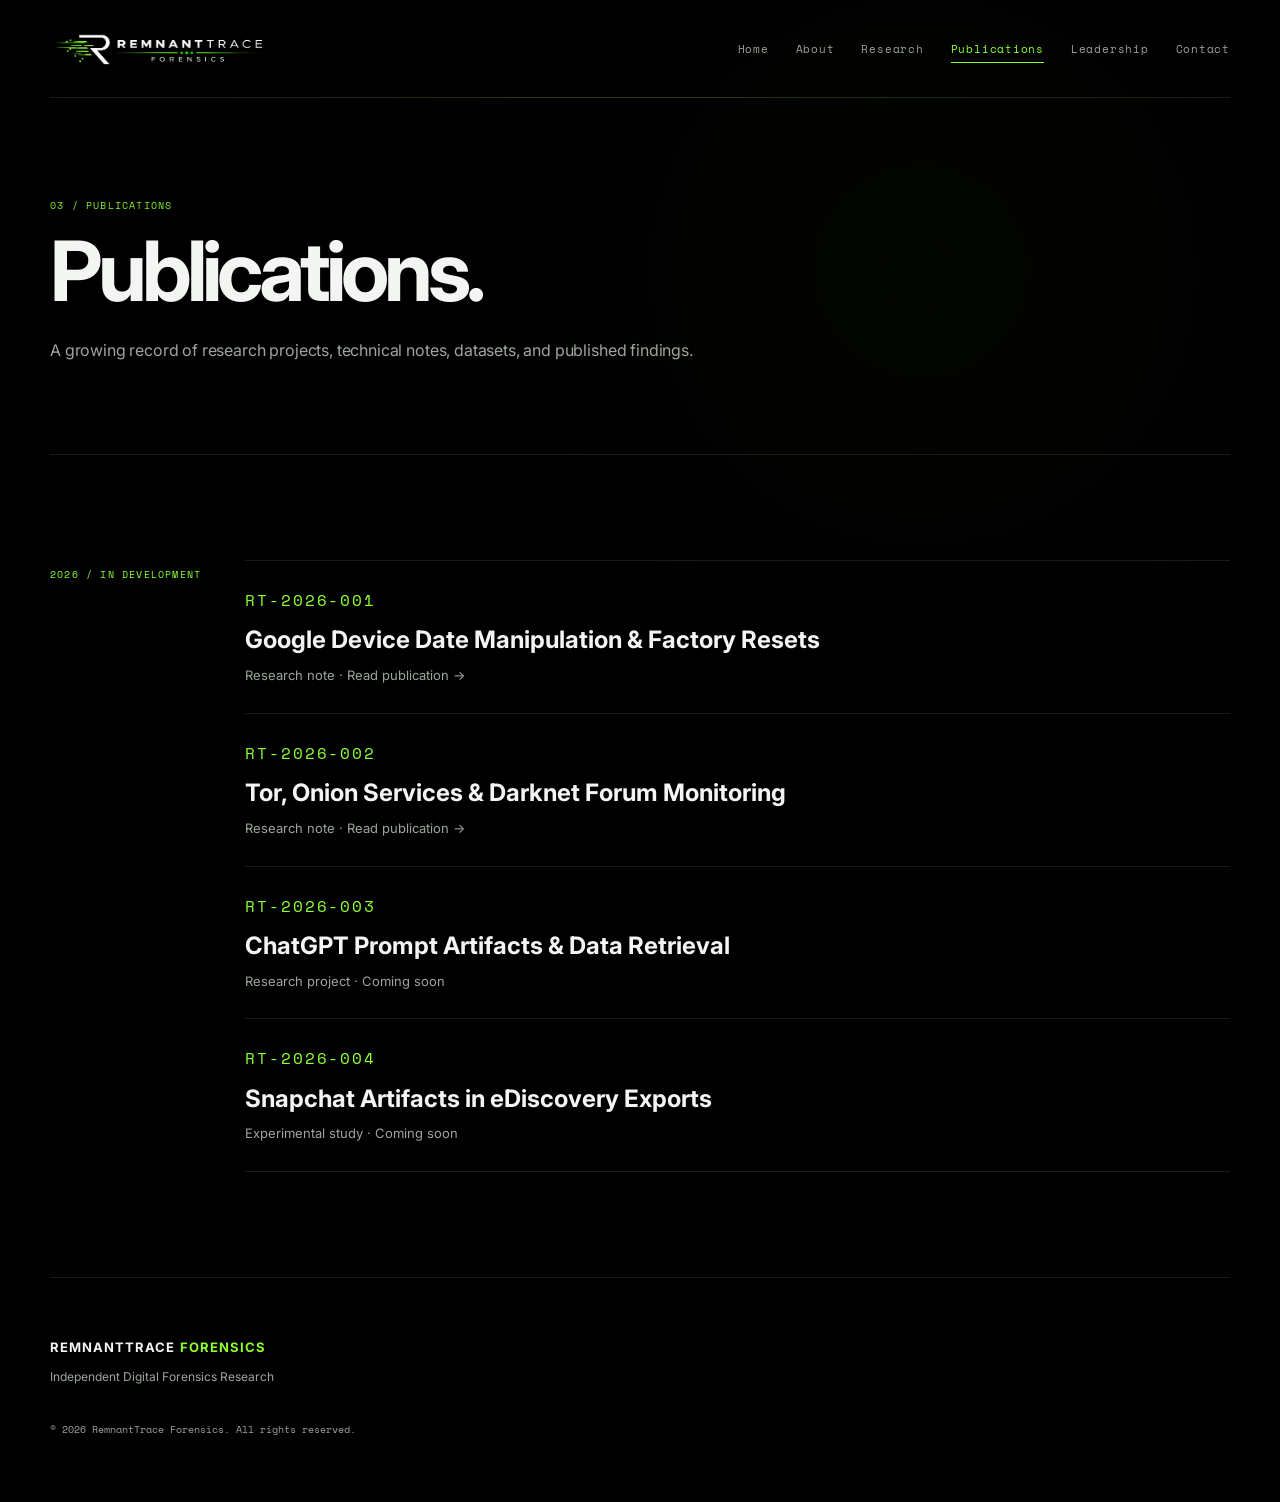
<file: publications.html>
<!DOCTYPE html>
<html lang="en">
<head>
<meta charset="UTF-8">
<meta name="viewport" content="width=device-width,initial-scale=1">
<title>Publications — RemnantTrace Forensics</title>
<link rel="stylesheet" href="style.css">
</head>

<body>

<header>
  <a class="brand" href="index.html">
    <img src="assets/remnanttrace-banner.png" alt="RemnantTrace Forensics">
  </a>

  <nav>
    <a href="index.html">Home</a>
    <a href="about.html">About</a>
    <a href="research.html">Research</a>
    <a class="active" href="publications.html">Publications</a>
    <a href="leadership.html">Leadership</a>
    <a href="contact.html">Contact</a>
  </nav>
</header>

<main>

<section class="pagehero">
  <p class="eyebrow">03 / PUBLICATIONS</p>
  <h1>Publications.</h1>
  <p class="lead">
    A growing record of research projects, technical notes, datasets, and published findings.
  </p>
</section>

<section class="split">
  <div class="label">2026 / IN DEVELOPMENT</div>

  <div class="archive">

    <a class="publication-link" href="rt-2026-001.html">
      <article>
        <span>RT-2026-001</span>
        <h3>Google Device Date Manipulation &amp; Factory Resets</h3>
        <p>Research note · Read publication →</p>
      </article>
    </a>

    <a class="publication-link" href="rt-2026-002.html">
      <article>
        <span>RT-2026-002</span>
        <h3>Tor, Onion Services &amp; Darknet Forum Monitoring</h3>
        <p>Research note · Read publication →</p>
      </article>
    </a>

    <article>
      <span>RT-2026-003</span>
      <h3>ChatGPT Prompt Artifacts &amp; Data Retrieval</h3>
      <p>Research project · Coming soon</p>
    </article>

    <article>
      <span>RT-2026-004</span>
      <h3>Snapchat Artifacts in eDiscovery Exports</h3>
      <p>Experimental study · Coming soon</p>
    </article>

  </div>
</section>

</main>

<footer>
  <b>REMNANTTRACE <span>FORENSICS</span></b>
  <p>Independent Digital Forensics Research</p>
  <small>© 2026 RemnantTrace Forensics. All rights reserved.</small>
</footer>

</body>
</html>
</file>
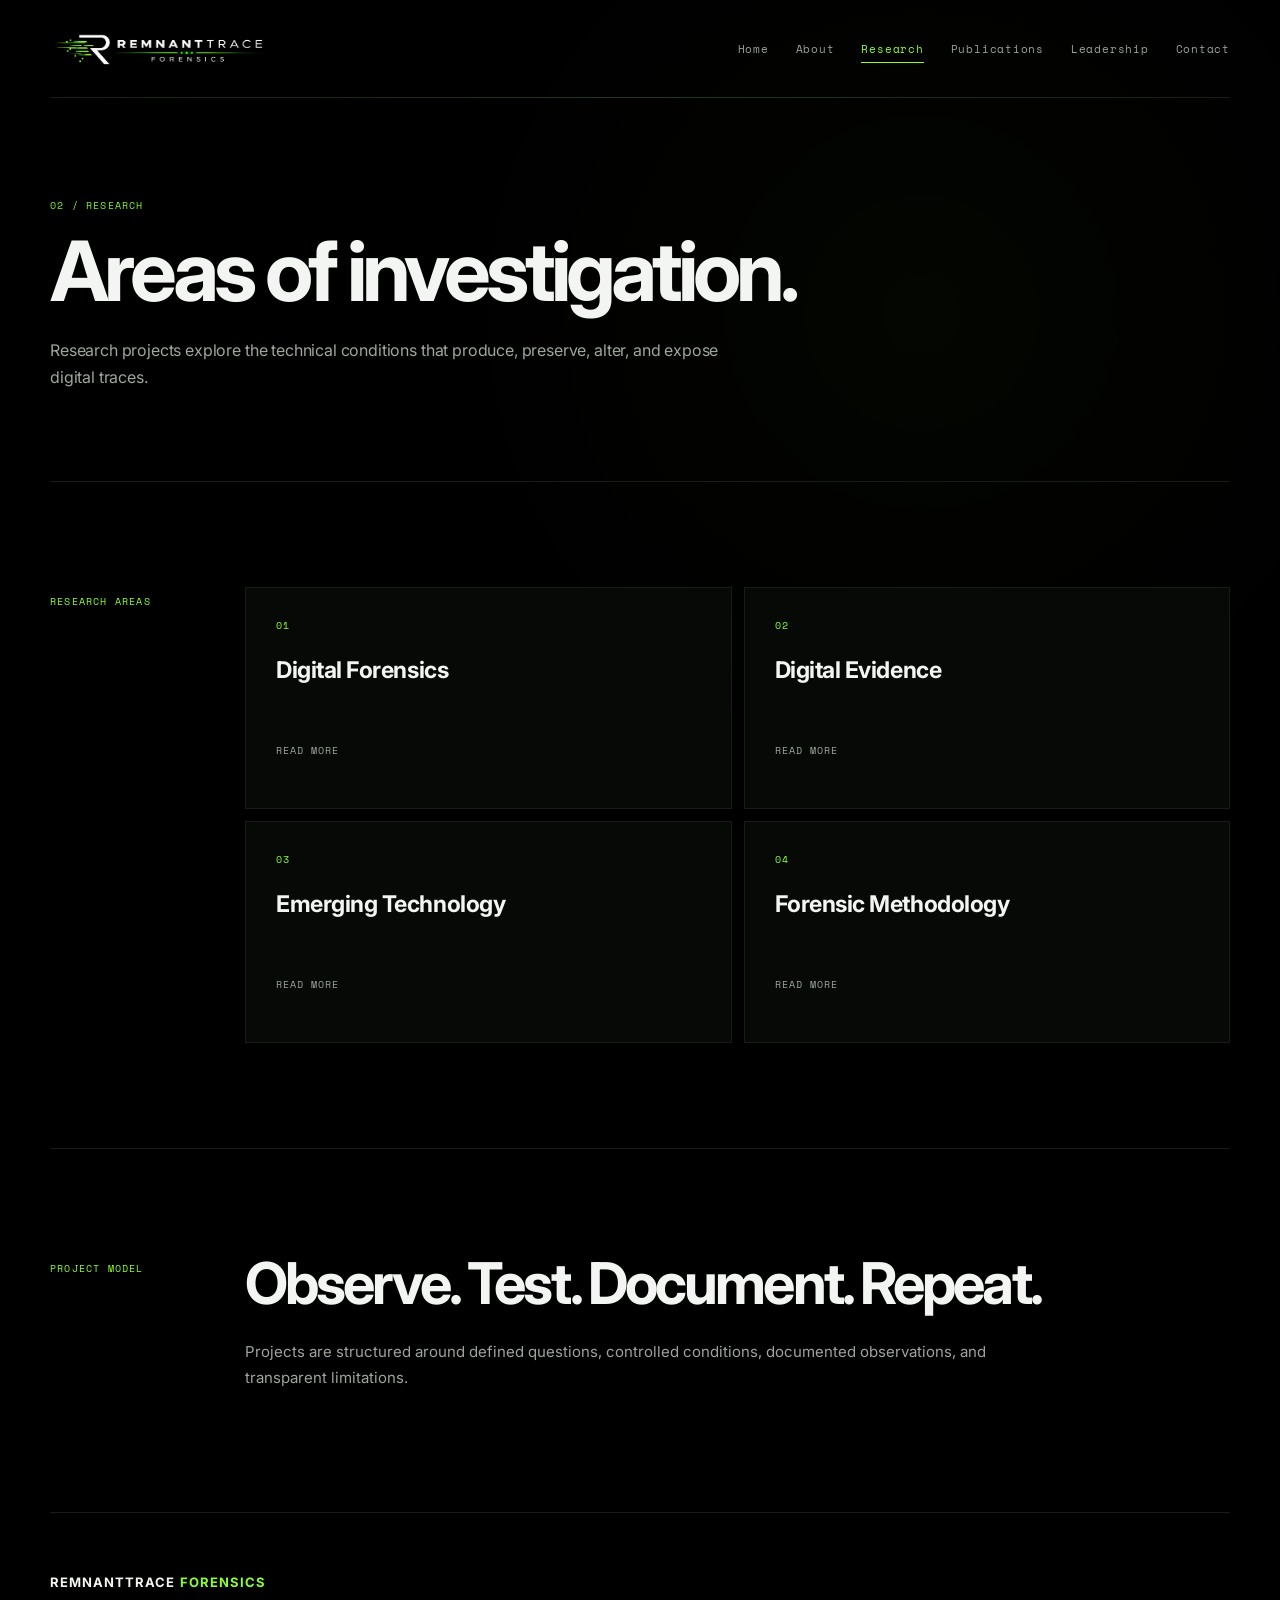
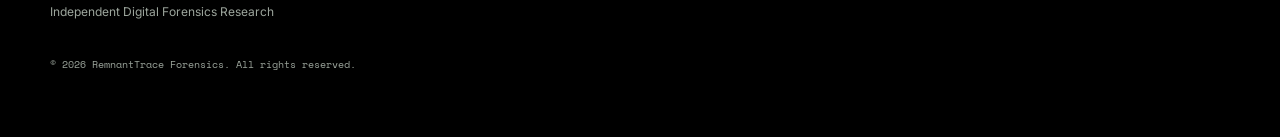
<file: research.html>
<!DOCTYPE html>

<html lang="en">
<head>
<meta charset="UTF-8">
<meta name="viewport" content="width=device-width,initial-scale=1">
<title>Research — RemnantTrace Forensics</title>
<link rel="stylesheet" href="style.css">
</head>

<body>

<header>
  <a class="brand" href="index.html">
    <img src="assets/remnanttrace-banner.png" alt="RemnantTrace Forensics">
  </a>

  <nav>
    <a href="index.html">Home</a>
    <a href="about.html">About</a>
    <a class="active" href="research.html">Research</a>
    <a href="publications.html">Publications</a>
    <a href="leadership.html">Leadership</a>
    <a href="contact.html">Contact</a>
  </nav>
</header>

<main>

<section class="pagehero">

  <p class="eyebrow">02 / RESEARCH</p>

  <h1>Areas of investigation.</h1>

  <p class="lead">
    Research projects explore the technical conditions that produce, preserve,
    alter, and expose digital traces.
  </p>

</section>


<section class="split">
  <div class="label">RESEARCH AREAS</div>

  <div class="research-cards">

    <details class="research-card">
      <summary>
        <div>
          <b>01</b>
          <h3>Digital Forensics</h3>
        </div>

        <span class="read-more">READ MORE</span>
      </summary>

      <div class="research-content">
        <p>
          Research into forensic artifacts produced by operating systems,
          applications, devices, and user activity.
        </p>

        <p>
          Studies may examine where artifacts originate, what information
          they contain, how they change over time, and which traces remain
          after modification, deletion, synchronization, or system changes.
        </p>

        <p>
          Research considers the conditions under which an artifact appears,
          changes, disappears, or remains available for forensic examination.
        </p>
      </div>
    </details>


    <details class="research-card">
      <summary>
        <div>
          <b>02</b>
          <h3>Digital Evidence</h3>
        </div>

        <span class="read-more">READ MORE</span>
      </summary>

      <div class="research-content">
        <p>
          Research examining how digital information moves through different
          states from creation and storage to synchronization, modification,
          deletion, recovery, and retention.
        </p>

        <p>
          Studies may compare how the same information is represented across
          devices, applications, file systems, cloud services, and other
          digital environments.
        </p>

        <p>
          Particular attention is given to transitions between systems and
          the changes that occur as information moves between them.
        </p>
      </div>
    </details>


    <details class="research-card">
      <summary>
        <div>
          <b>03</b>
          <h3>Emerging Technology</h3>
        </div>

        <span class="read-more">READ MORE</span>
      </summary>

      <div class="research-content">
        <p>
          Investigation of newer platforms, applications, devices, services,
          and technologies whose forensic characteristics are still developing.
        </p>

        <p>
          Research may document previously uncharacterized artifacts,
          behaviors, storage mechanisms, synchronization patterns, and other
          technical traces.
        </p>

        <p>
          Early examination can establish a documented baseline for how new
          technologies behave before their forensic characteristics become
          broadly understood.
        </p>
      </div>
    </details>


    <details class="research-card">
      <summary>
        <div>
          <b>04</b>
          <h3>Forensic Methodology</h3>
        </div>

        <span class="read-more">READ MORE</span>
      </summary>

      <div class="research-content">
        <p>
          Development and evaluation of repeatable approaches for examining
          digital artifacts and evidence behavior.
        </p>

        <p>
          Experiments may define the system environment, inputs, user actions,
          acquisition conditions, analytical methods, and expected observations
          before testing begins.
        </p>

        <p>
          Findings are documented alongside relevant limitations and
          uncertainties so that observations can be evaluated, reproduced,
          and compared across experiments.
        </p>
      </div>
    </details>

  </div>
</section>


<section class="split">

  <div class="label">
    PROJECT MODEL
  </div>

  <div>

    <h2>
      Observe. Test. Document. Repeat.
    </h2>

    <p>
      Projects are structured around defined questions, controlled conditions,
      documented observations, and transparent limitations.
    </p>

  </div>

</section>

</main>


<footer>

  <b>
    REMNANTTRACE <span>FORENSICS</span>
  </b>

  <p>
    Independent Digital Forensics Research
  </p>

  <small>
    © 2026 RemnantTrace Forensics. All rights reserved.
  </small>

</footer>


<script>

document.querySelectorAll('.research-card').forEach((card) => {

  const toggle = card.querySelector('.read-more');

  card.addEventListener('toggle', () => {

    toggle.textContent = card.open
      ? 'READ LESS'
      : 'READ MORE';

  });

});

</script>

</body>
</html>
</file>
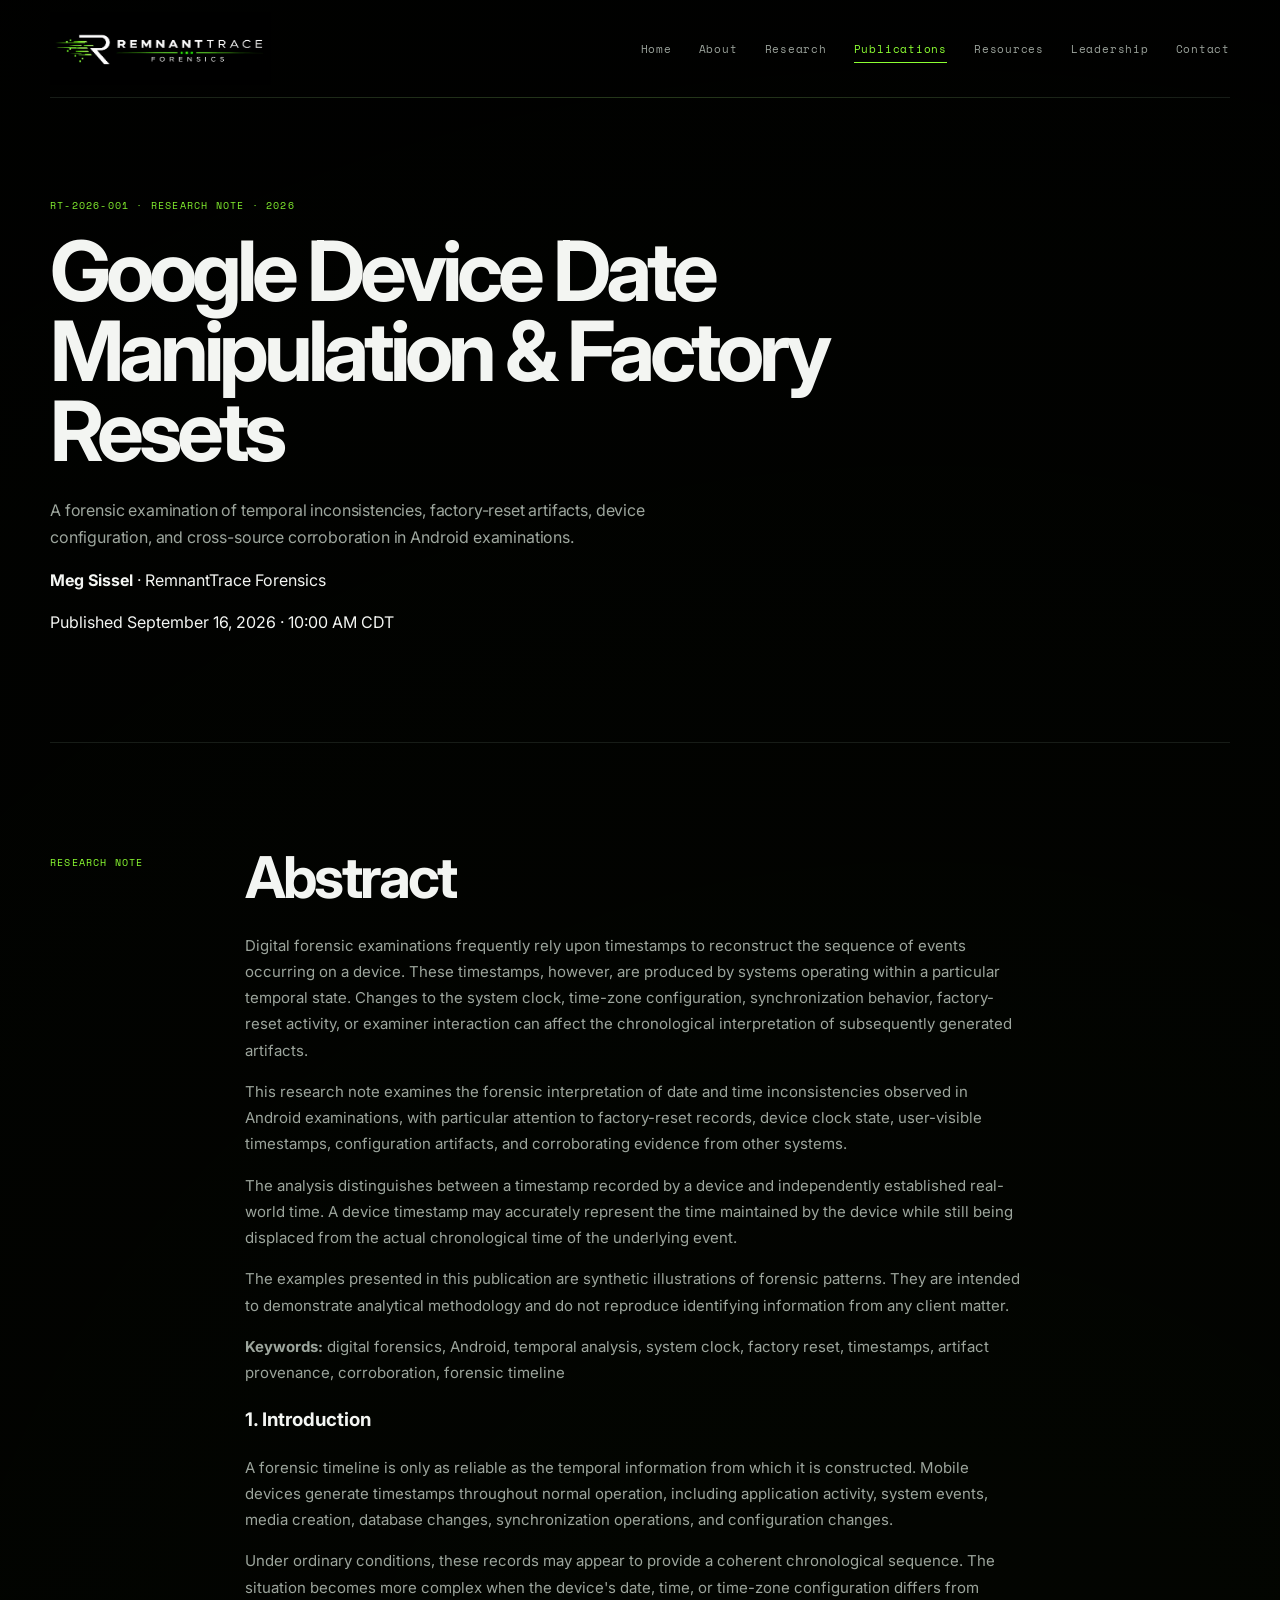
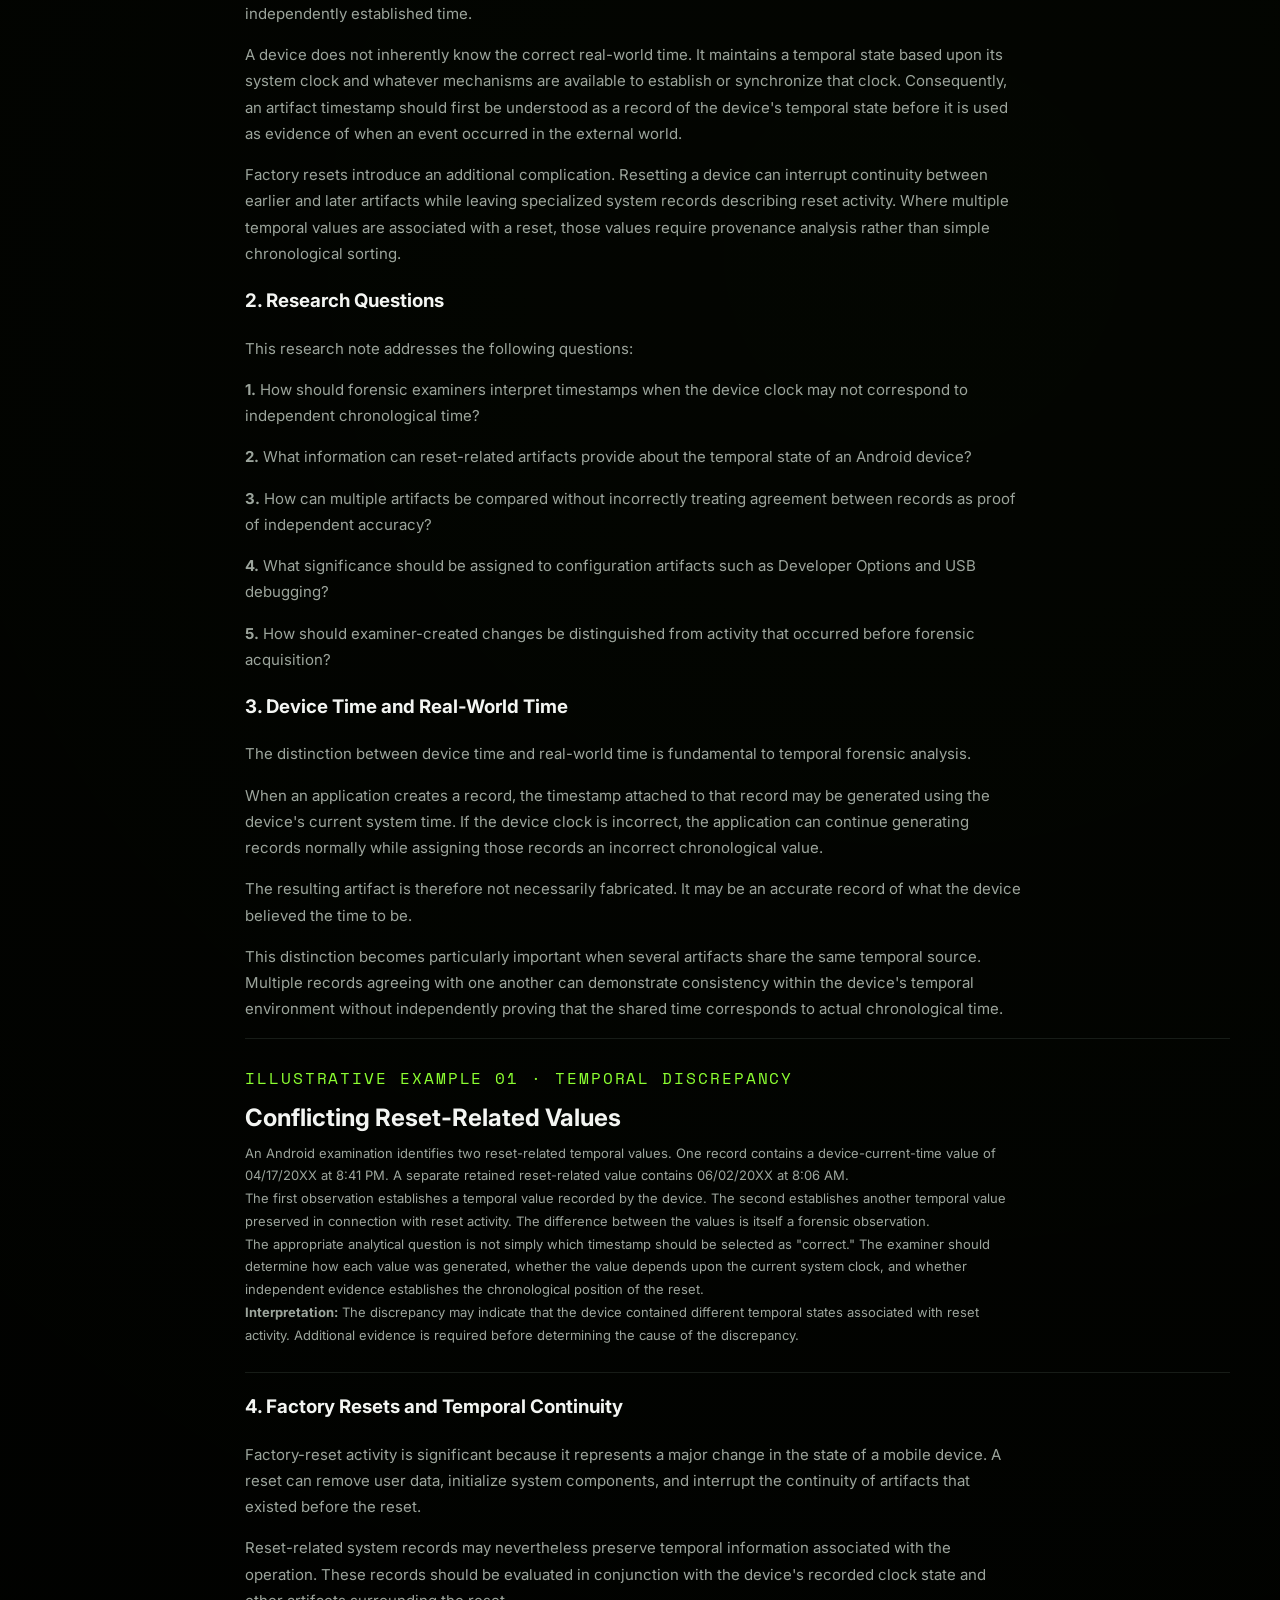
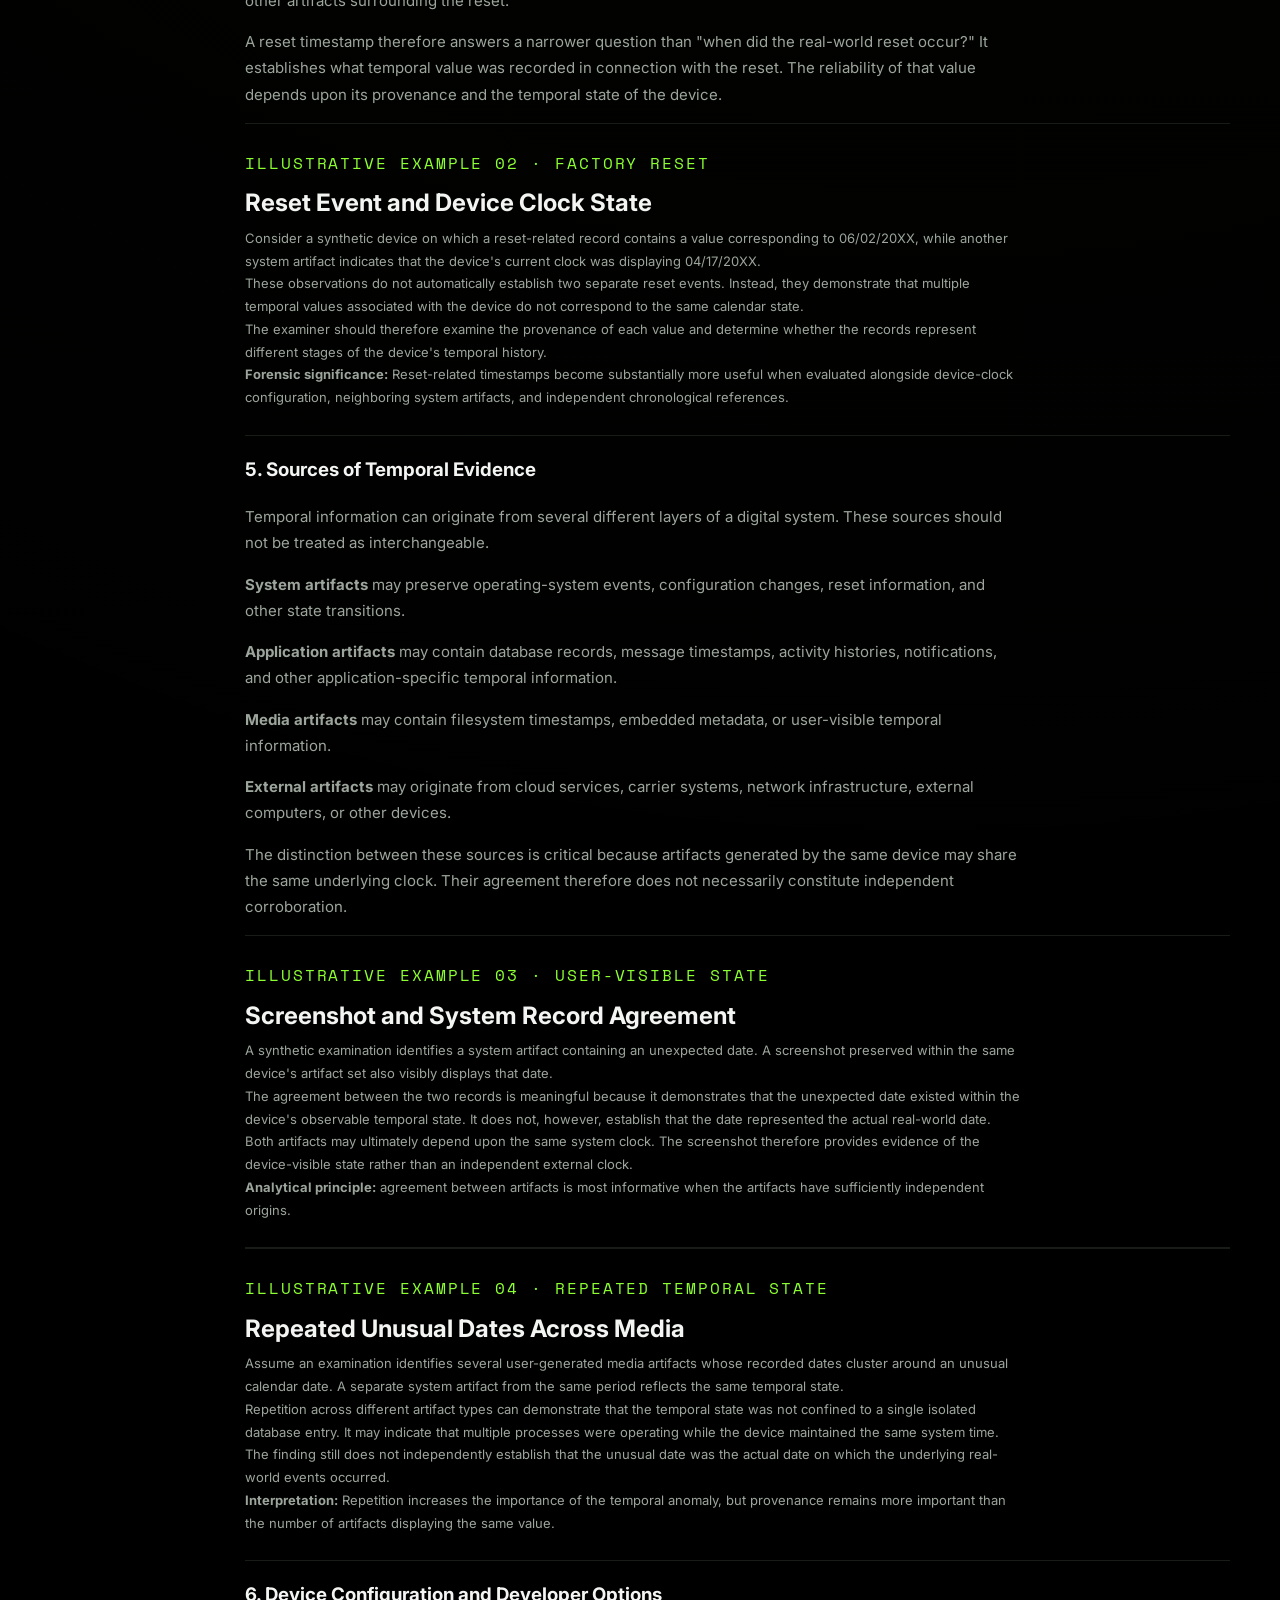
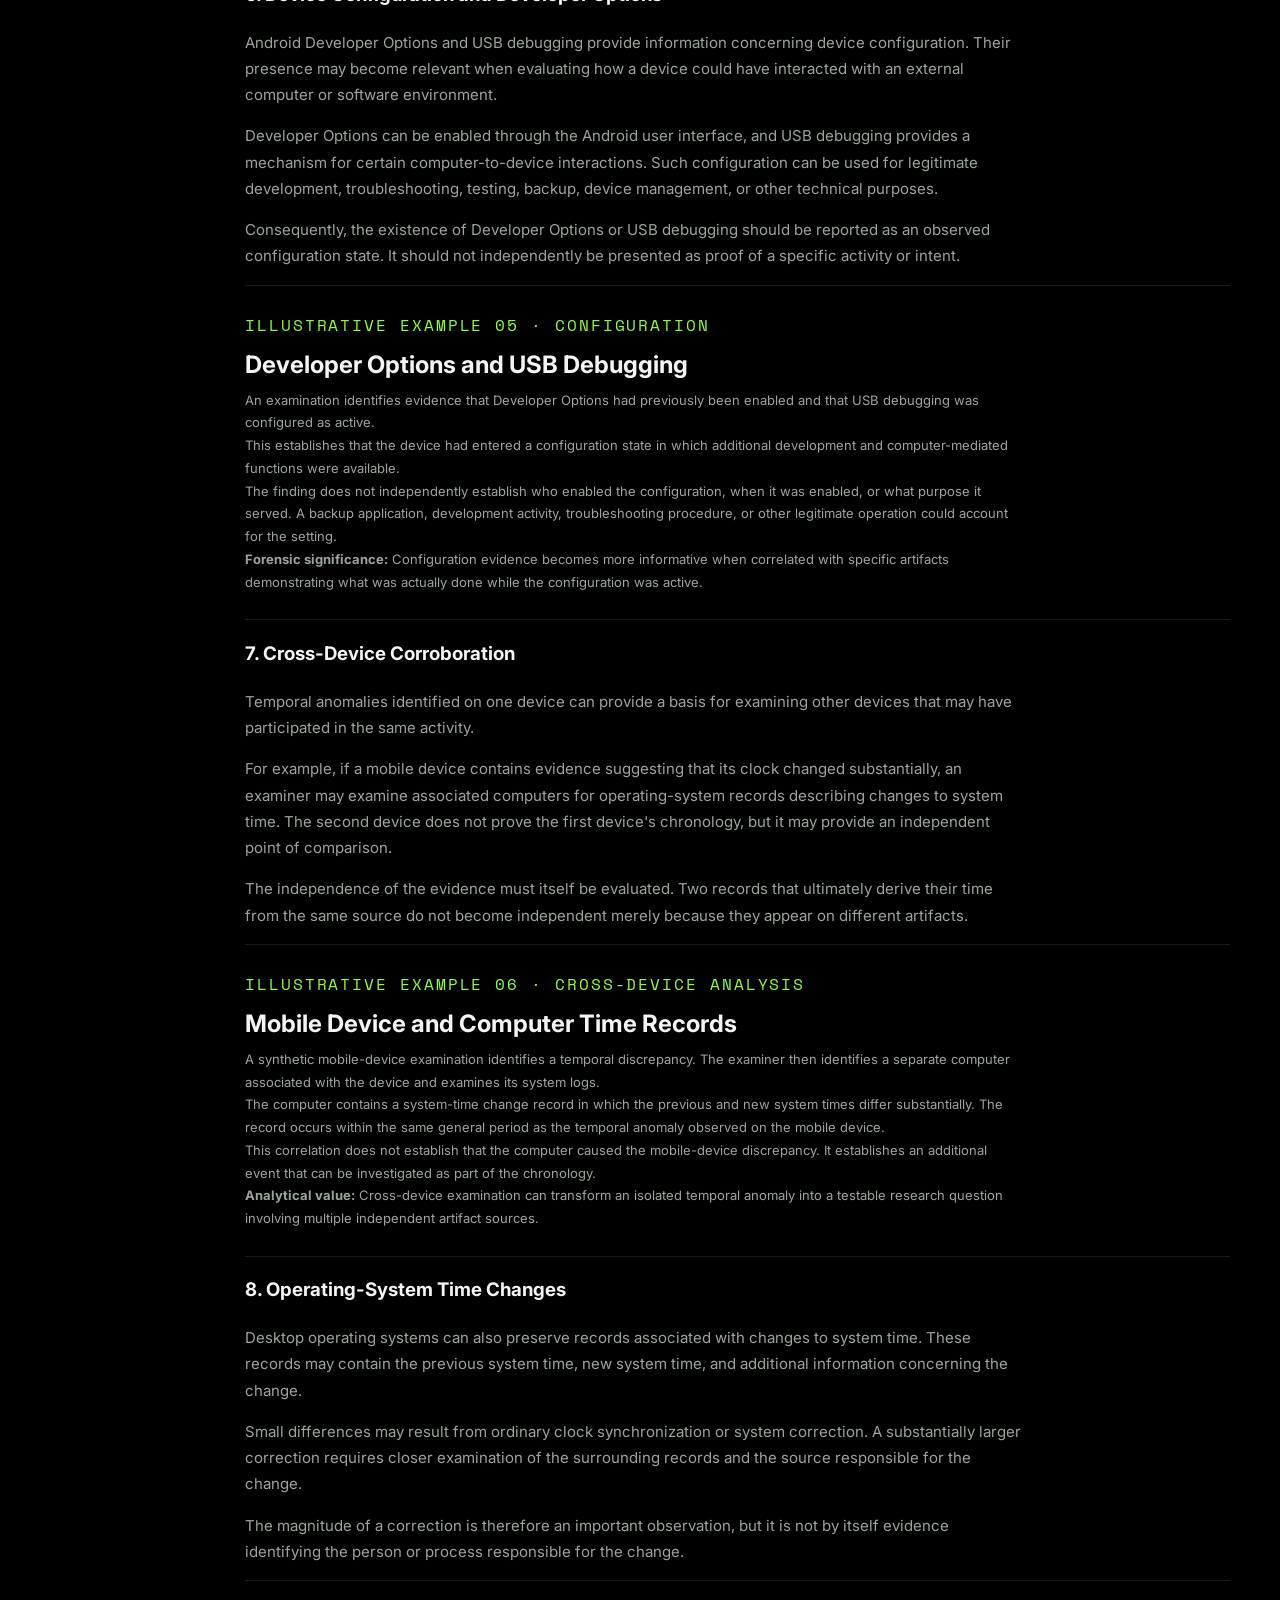
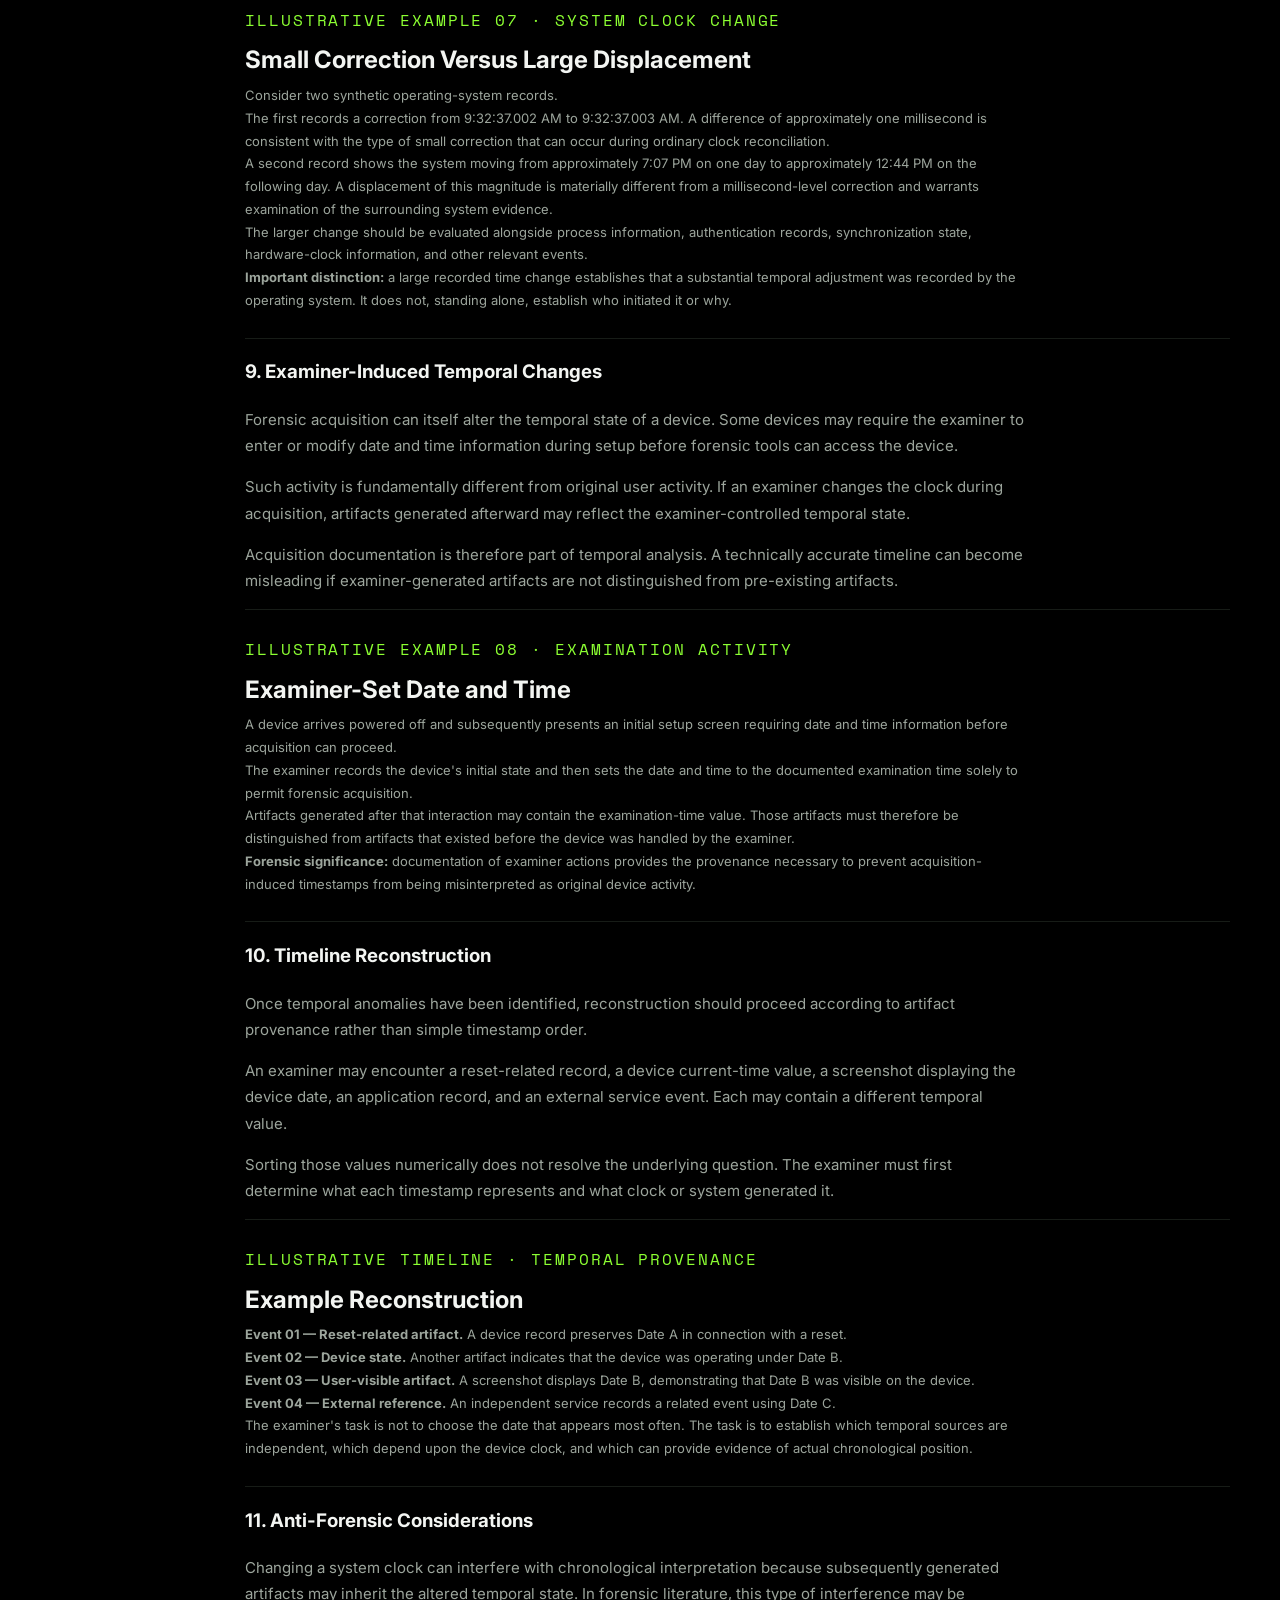
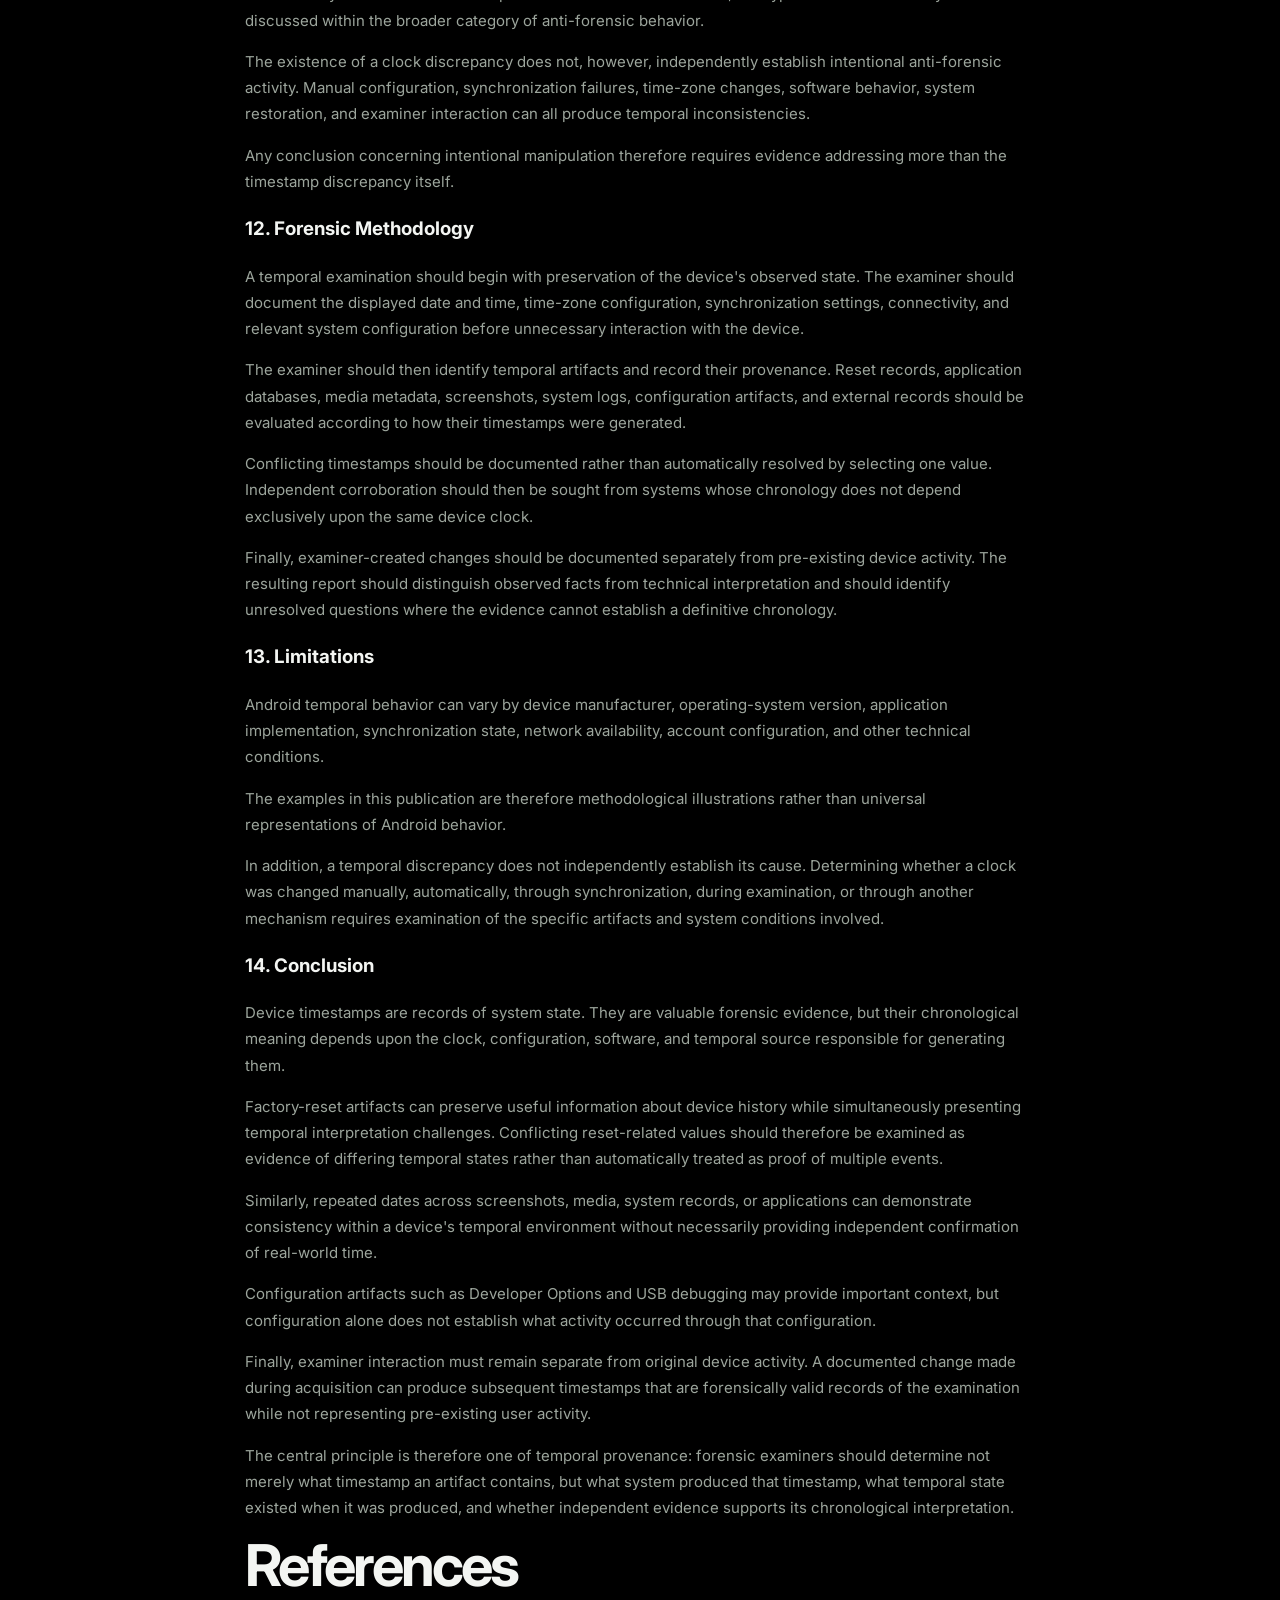
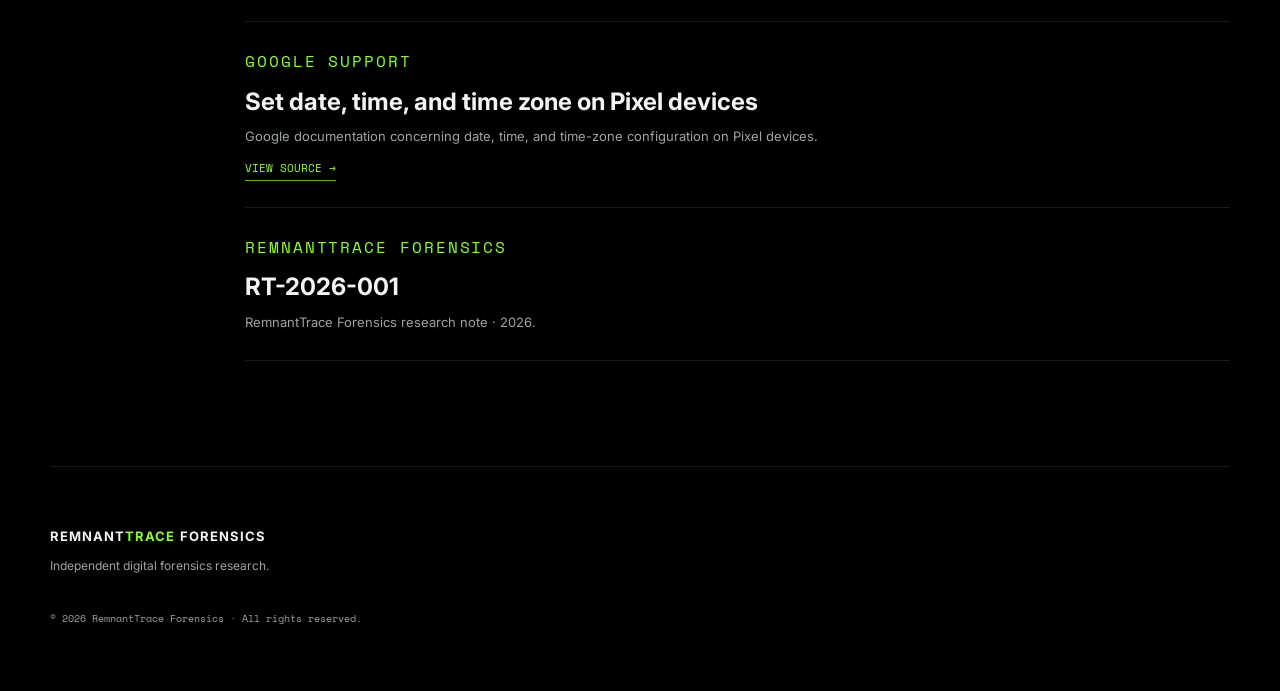
<file: rt-2026-001.html>
<!DOCTYPE html>
<html lang="en">
<head>
  <meta charset="UTF-8">
  <meta name="viewport" content="width=device-width,initial-scale=1">

  <meta
    name="description"
    content="RT-2026-001 — Google Device Date Manipulation & Factory Resets. RemnantTrace Forensics research note examining temporal artifacts, factory resets, and device clock manipulation."
  >

  
  <title>RT-2026-001 · Google Device Date Manipulation &amp; Factory Resets</title>

  <link rel="stylesheet" href="style.css">
</head>

<body>

<header>

  <a href="index.html" class="brand">
    <img
      src="assets/remnanttrace-banner.png"
      alt="RemnantTrace Forensics"
    >
  </a>

  <nav>
    <a href="index.html">Home</a>
    <a href="about.html">About</a>
    <a href="research.html">Research</a>
    <a href="publications.html" class="active">Publications</a>
    <a href="resources.html">Resources</a>
    <a href="leadership.html">Leadership</a>
    <a href="contact.html">Contact</a>
  </nav>

</header>


<main>

  <!-- =====================================================
       PUBLICATION HEADER
       ===================================================== -->

  <section class="pagehero">

    <p class="eyebrow">
      RT-2026-001 · RESEARCH NOTE · 2026
    </p>

    <h1>
      Google Device Date Manipulation &amp; Factory Resets
    </h1>

    <p class="lead">
      A forensic examination of temporal inconsistencies, factory-reset
      artifacts, device configuration, and cross-source corroboration
      in Android examinations.
    </p>

    <p>
      <strong>Meg Sissel</strong> · RemnantTrace Forensics
    </p>

    <p>
      Published September 16, 2026 · 10:00 AM CDT
    </p>

  </section>


  <!-- =====================================================
       SCIENTIFIC ARTICLE
       ===================================================== -->

  <section class="split">

    <div class="label">
      RESEARCH NOTE
    </div>


    <article>

      <!-- =================================================
           ABSTRACT
           ================================================= -->

      <h2>
        Abstract
      </h2>

      <p>
        Digital forensic examinations frequently rely upon timestamps
        to reconstruct the sequence of events occurring on a device.
        These timestamps, however, are produced by systems operating
        within a particular temporal state. Changes to the system clock,
        time-zone configuration, synchronization behavior, factory-reset
        activity, or examiner interaction can affect the chronological
        interpretation of subsequently generated artifacts.
      </p>

      <p>
        This research note examines the forensic interpretation of
        date and time inconsistencies observed in Android examinations,
        with particular attention to factory-reset records, device
        clock state, user-visible timestamps, configuration artifacts,
        and corroborating evidence from other systems.
      </p>

      <p>
        The analysis distinguishes between a timestamp recorded by a
        device and independently established real-world time. A device
        timestamp may accurately represent the time maintained by the
        device while still being displaced from the actual chronological
        time of the underlying event.
      </p>

      <p>
        The examples presented in this publication are synthetic
        illustrations of forensic patterns. They are intended to
        demonstrate analytical methodology and do not reproduce
        identifying information from any client matter.
      </p>

      <p>
        <strong>Keywords:</strong>
        digital forensics, Android, temporal analysis, system clock,
        factory reset, timestamps, artifact provenance, corroboration,
        forensic timeline
      </p>


      <!-- =================================================
           1. INTRODUCTION
           ================================================= -->

      <h3>
        1. Introduction
      </h3>

      <p>
        A forensic timeline is only as reliable as the temporal
        information from which it is constructed. Mobile devices
        generate timestamps throughout normal operation, including
        application activity, system events, media creation, database
        changes, synchronization operations, and configuration changes.
      </p>

      <p>
        Under ordinary conditions, these records may appear to provide
        a coherent chronological sequence. The situation becomes more
        complex when the device's date, time, or time-zone configuration
        differs from independently established time.
      </p>

      <p>
        A device does not inherently know the correct real-world time.
        It maintains a temporal state based upon its system clock and
        whatever mechanisms are available to establish or synchronize
        that clock. Consequently, an artifact timestamp should first be
        understood as a record of the device's temporal state before it
        is used as evidence of when an event occurred in the external
        world.
      </p>

      <p>
        Factory resets introduce an additional complication. Resetting
        a device can interrupt continuity between earlier and later
        artifacts while leaving specialized system records describing
        reset activity. Where multiple temporal values are associated
        with a reset, those values require provenance analysis rather
        than simple chronological sorting.
      </p>


      <!-- =================================================
           2. RESEARCH QUESTIONS
           ================================================= -->

      <h3>
        2. Research Questions
      </h3>

      <p>
        This research note addresses the following questions:
      </p>

      <p>
        <strong>1.</strong>
        How should forensic examiners interpret timestamps when the
        device clock may not correspond to independent chronological
        time?
      </p>

      <p>
        <strong>2.</strong>
        What information can reset-related artifacts provide about the
        temporal state of an Android device?
      </p>

      <p>
        <strong>3.</strong>
        How can multiple artifacts be compared without incorrectly
        treating agreement between records as proof of independent
        accuracy?
      </p>

      <p>
        <strong>4.</strong>
        What significance should be assigned to configuration artifacts
        such as Developer Options and USB debugging?
      </p>

      <p>
        <strong>5.</strong>
        How should examiner-created changes be distinguished from
        activity that occurred before forensic acquisition?
      </p>


      <!-- =================================================
           3. TEMPORAL MODEL
           ================================================= -->

      <h3>
        3. Device Time and Real-World Time
      </h3>

      <p>
        The distinction between device time and real-world time is
        fundamental to temporal forensic analysis.
      </p>

      <p>
        When an application creates a record, the timestamp attached to
        that record may be generated using the device's current system
        time. If the device clock is incorrect, the application can
        continue generating records normally while assigning those
        records an incorrect chronological value.
      </p>

      <p>
        The resulting artifact is therefore not necessarily fabricated.
        It may be an accurate record of what the device believed the
        time to be.
      </p>

      <p>
        This distinction becomes particularly important when several
        artifacts share the same temporal source. Multiple records
        agreeing with one another can demonstrate consistency within
        the device's temporal environment without independently proving
        that the shared time corresponds to actual chronological time.
      </p>


      <!-- =================================================
           EXAMPLE 01
           ================================================= -->

      <div class="archive">

        <article>

          <span>
            ILLUSTRATIVE EXAMPLE 01 · TEMPORAL DISCREPANCY
          </span>

          <h3>
            Conflicting Reset-Related Values
          </h3>

          <p>
            An Android examination identifies two reset-related temporal
            values. One record contains a device-current-time value of
            04/17/20XX at 8:41 PM. A separate retained reset-related
            value contains 06/02/20XX at 8:06 AM.
          </p>

          <p>
            The first observation establishes a temporal value recorded
            by the device. The second establishes another temporal value
            preserved in connection with reset activity. The difference
            between the values is itself a forensic observation.
          </p>

          <p>
            The appropriate analytical question is not simply which
            timestamp should be selected as "correct." The examiner
            should determine how each value was generated, whether the
            value depends upon the current system clock, and whether
            independent evidence establishes the chronological position
            of the reset.
          </p>

          <p>
            <strong>Interpretation:</strong>
            The discrepancy may indicate that the device contained
            different temporal states associated with reset activity.
            Additional evidence is required before determining the
            cause of the discrepancy.
          </p>

        </article>

      </div>


      <!-- =================================================
           4. FACTORY RESETS
           ================================================= -->

      <h3>
        4. Factory Resets and Temporal Continuity
      </h3>

      <p>
        Factory-reset activity is significant because it represents a
        major change in the state of a mobile device. A reset can remove
        user data, initialize system components, and interrupt the
        continuity of artifacts that existed before the reset.
      </p>

      <p>
        Reset-related system records may nevertheless preserve temporal
        information associated with the operation. These records should
        be evaluated in conjunction with the device's recorded clock
        state and other artifacts surrounding the reset.
      </p>

      <p>
        A reset timestamp therefore answers a narrower question than
        "when did the real-world reset occur?" It establishes what
        temporal value was recorded in connection with the reset. The
        reliability of that value depends upon its provenance and the
        temporal state of the device.
      </p>


      <!-- =================================================
           EXAMPLE 02
           ================================================= -->

      <div class="archive">

        <article>

          <span>
            ILLUSTRATIVE EXAMPLE 02 · FACTORY RESET
          </span>

          <h3>
            Reset Event and Device Clock State
          </h3>

          <p>
            Consider a synthetic device on which a reset-related record
            contains a value corresponding to 06/02/20XX, while another
            system artifact indicates that the device's current clock
            was displaying 04/17/20XX.
          </p>

          <p>
            These observations do not automatically establish two
            separate reset events. Instead, they demonstrate that
            multiple temporal values associated with the device do not
            correspond to the same calendar state.
          </p>

          <p>
            The examiner should therefore examine the provenance of
            each value and determine whether the records represent
            different stages of the device's temporal history.
          </p>

          <p>
            <strong>Forensic significance:</strong>
            Reset-related timestamps become substantially more useful
            when evaluated alongside device-clock configuration,
            neighboring system artifacts, and independent chronological
            references.
          </p>

        </article>

      </div>


      <!-- =================================================
           5. ARTIFACT SOURCES
           ================================================= -->

      <h3>
        5. Sources of Temporal Evidence
      </h3>

      <p>
        Temporal information can originate from several different
        layers of a digital system. These sources should not be treated
        as interchangeable.
      </p>

      <p>
        <strong>System artifacts</strong>
        may preserve operating-system events, configuration changes,
        reset information, and other state transitions.
      </p>

      <p>
        <strong>Application artifacts</strong>
        may contain database records, message timestamps, activity
        histories, notifications, and other application-specific
        temporal information.
      </p>

      <p>
        <strong>Media artifacts</strong>
        may contain filesystem timestamps, embedded metadata, or
        user-visible temporal information.
      </p>

      <p>
        <strong>External artifacts</strong>
        may originate from cloud services, carrier systems, network
        infrastructure, external computers, or other devices.
      </p>

      <p>
        The distinction between these sources is critical because
        artifacts generated by the same device may share the same
        underlying clock. Their agreement therefore does not
        necessarily constitute independent corroboration.
      </p>


      <!-- =================================================
           EXAMPLE 03
           ================================================= -->

      <div class="archive">

        <article>

          <span>
            ILLUSTRATIVE EXAMPLE 03 · USER-VISIBLE STATE
          </span>

          <h3>
            Screenshot and System Record Agreement
          </h3>

          <p>
            A synthetic examination identifies a system artifact
            containing an unexpected date. A screenshot preserved within
            the same device's artifact set also visibly displays that
            date.
          </p>

          <p>
            The agreement between the two records is meaningful because
            it demonstrates that the unexpected date existed within the
            device's observable temporal state. It does not, however,
            establish that the date represented the actual real-world
            date.
          </p>

          <p>
            Both artifacts may ultimately depend upon the same system
            clock. The screenshot therefore provides evidence of the
            device-visible state rather than an independent external
            clock.
          </p>

          <p>
            <strong>Analytical principle:</strong>
            agreement between artifacts is most informative when the
            artifacts have sufficiently independent origins.
          </p>

        </article>

      </div>


      <!-- =================================================
           EXAMPLE 04
           ================================================= -->

      <div class="archive">

        <article>

          <span>
            ILLUSTRATIVE EXAMPLE 04 · REPEATED TEMPORAL STATE
          </span>

          <h3>
            Repeated Unusual Dates Across Media
          </h3>

          <p>
            Assume an examination identifies several user-generated
            media artifacts whose recorded dates cluster around an
            unusual calendar date. A separate system artifact from the
            same period reflects the same temporal state.
          </p>

          <p>
            Repetition across different artifact types can demonstrate
            that the temporal state was not confined to a single
            isolated database entry. It may indicate that multiple
            processes were operating while the device maintained the
            same system time.
          </p>

          <p>
            The finding still does not independently establish that the
            unusual date was the actual date on which the underlying
            real-world events occurred.
          </p>

          <p>
            <strong>Interpretation:</strong>
            Repetition increases the importance of the temporal anomaly,
            but provenance remains more important than the number of
            artifacts displaying the same value.
          </p>

        </article>

      </div>


      <!-- =================================================
           6. DEVICE CONFIGURATION
           ================================================= -->

      <h3>
        6. Device Configuration and Developer Options
      </h3>

      <p>
        Android Developer Options and USB debugging provide information
        concerning device configuration. Their presence may become
        relevant when evaluating how a device could have interacted with
        an external computer or software environment.
      </p>

      <p>
        Developer Options can be enabled through the Android user
        interface, and USB debugging provides a mechanism for certain
        computer-to-device interactions. Such configuration can be used
        for legitimate development, troubleshooting, testing, backup,
        device management, or other technical purposes.
      </p>

      <p>
        Consequently, the existence of Developer Options or USB
        debugging should be reported as an observed configuration state.
        It should not independently be presented as proof of a specific
        activity or intent.
      </p>


      <!-- =================================================
           EXAMPLE 05
           ================================================= -->

      <div class="archive">

        <article>

          <span>
            ILLUSTRATIVE EXAMPLE 05 · CONFIGURATION
          </span>

          <h3>
            Developer Options and USB Debugging
          </h3>

          <p>
            An examination identifies evidence that Developer Options
            had previously been enabled and that USB debugging was
            configured as active.
          </p>

          <p>
            This establishes that the device had entered a configuration
            state in which additional development and computer-mediated
            functions were available.
          </p>

          <p>
            The finding does not independently establish who enabled the
            configuration, when it was enabled, or what purpose it
            served. A backup application, development activity,
            troubleshooting procedure, or other legitimate operation
            could account for the setting.
          </p>

          <p>
            <strong>Forensic significance:</strong>
            Configuration evidence becomes more informative when
            correlated with specific artifacts demonstrating what was
            actually done while the configuration was active.
          </p>

        </article>

      </div>


      <!-- =================================================
           7. CROSS-DEVICE CORROBORATION
           ================================================= -->

      <h3>
        7. Cross-Device Corroboration
      </h3>

      <p>
        Temporal anomalies identified on one device can provide a basis
        for examining other devices that may have participated in the
        same activity.
      </p>

      <p>
        For example, if a mobile device contains evidence suggesting
        that its clock changed substantially, an examiner may examine
        associated computers for operating-system records describing
        changes to system time. The second device does not prove the
        first device's chronology, but it may provide an independent
        point of comparison.
      </p>

      <p>
        The independence of the evidence must itself be evaluated.
        Two records that ultimately derive their time from the same
        source do not become independent merely because they appear on
        different artifacts.
      </p>


      <!-- =================================================
           EXAMPLE 06
           ================================================= -->

      <div class="archive">

        <article>

          <span>
            ILLUSTRATIVE EXAMPLE 06 · CROSS-DEVICE ANALYSIS
          </span>

          <h3>
            Mobile Device and Computer Time Records
          </h3>

          <p>
            A synthetic mobile-device examination identifies a temporal
            discrepancy. The examiner then identifies a separate
            computer associated with the device and examines its system
            logs.
          </p>

          <p>
            The computer contains a system-time change record in which
            the previous and new system times differ substantially. The
            record occurs within the same general period as the temporal
            anomaly observed on the mobile device.
          </p>

          <p>
            This correlation does not establish that the computer caused
            the mobile-device discrepancy. It establishes an additional
            event that can be investigated as part of the chronology.
          </p>

          <p>
            <strong>Analytical value:</strong>
            Cross-device examination can transform an isolated temporal
            anomaly into a testable research question involving multiple
            independent artifact sources.
          </p>

        </article>

      </div>


      <!-- =================================================
           8. WINDOWS SYSTEM-TIME RECORDS
           ================================================= -->

      <h3>
        8. Operating-System Time Changes
      </h3>

      <p>
        Desktop operating systems can also preserve records associated
        with changes to system time. These records may contain the
        previous system time, new system time, and additional information
        concerning the change.
      </p>

      <p>
        Small differences may result from ordinary clock
        synchronization or system correction. A substantially larger
        correction requires closer examination of the surrounding
        records and the source responsible for the change.
      </p>

      <p>
        The magnitude of a correction is therefore an important
        observation, but it is not by itself evidence identifying the
        person or process responsible for the change.
      </p>


      <!-- =================================================
           EXAMPLE 07
           ================================================= -->

      <div class="archive">

        <article>

          <span>
            ILLUSTRATIVE EXAMPLE 07 · SYSTEM CLOCK CHANGE
          </span>

          <h3>
            Small Correction Versus Large Displacement
          </h3>

          <p>
            Consider two synthetic operating-system records.
          </p>

          <p>
            The first records a correction from 9:32:37.002 AM to
            9:32:37.003 AM. A difference of approximately one
            millisecond is consistent with the type of small correction
            that can occur during ordinary clock reconciliation.
          </p>

          <p>
            A second record shows the system moving from approximately
            7:07 PM on one day to approximately 12:44 PM on the
            following day. A displacement of this magnitude is materially
            different from a millisecond-level correction and warrants
            examination of the surrounding system evidence.
          </p>

          <p>
            The larger change should be evaluated alongside process
            information, authentication records, synchronization state,
            hardware-clock information, and other relevant events.
          </p>

          <p>
            <strong>Important distinction:</strong>
            a large recorded time change establishes that a substantial
            temporal adjustment was recorded by the operating system. It
            does not, standing alone, establish who initiated it or why.
          </p>

        </article>

      </div>


      <!-- =================================================
           9. EXAMINER ACTIVITY
           ================================================= -->

      <h3>
        9. Examiner-Induced Temporal Changes
      </h3>

      <p>
        Forensic acquisition can itself alter the temporal state of a
        device. Some devices may require the examiner to enter or modify
        date and time information during setup before forensic tools can
        access the device.
      </p>

      <p>
        Such activity is fundamentally different from original user
        activity. If an examiner changes the clock during acquisition,
        artifacts generated afterward may reflect the examiner-controlled
        temporal state.
      </p>

      <p>
        Acquisition documentation is therefore part of temporal
        analysis. A technically accurate timeline can become
        misleading if examiner-generated artifacts are not distinguished
        from pre-existing artifacts.
      </p>


      <!-- =================================================
           EXAMPLE 08
           ================================================= -->

      <div class="archive">

        <article>

          <span>
            ILLUSTRATIVE EXAMPLE 08 · EXAMINATION ACTIVITY
          </span>

          <h3>
            Examiner-Set Date and Time
          </h3>

          <p>
            A device arrives powered off and subsequently presents an
            initial setup screen requiring date and time information
            before acquisition can proceed.
          </p>

          <p>
            The examiner records the device's initial state and then
            sets the date and time to the documented examination time
            solely to permit forensic acquisition.
          </p>

          <p>
            Artifacts generated after that interaction may contain the
            examination-time value. Those artifacts must therefore be
            distinguished from artifacts that existed before the device
            was handled by the examiner.
          </p>

          <p>
            <strong>Forensic significance:</strong>
            documentation of examiner actions provides the provenance
            necessary to prevent acquisition-induced timestamps from
            being misinterpreted as original device activity.
          </p>

        </article>

      </div>


      <!-- =================================================
           10. TIMELINE RECONSTRUCTION
           ================================================= -->

      <h3>
        10. Timeline Reconstruction
      </h3>

      <p>
        Once temporal anomalies have been identified, reconstruction
        should proceed according to artifact provenance rather than
        simple timestamp order.
      </p>

      <p>
        An examiner may encounter a reset-related record, a device
        current-time value, a screenshot displaying the device date,
        an application record, and an external service event. Each may
        contain a different temporal value.
      </p>

      <p>
        Sorting those values numerically does not resolve the underlying
        question. The examiner must first determine what each timestamp
        represents and what clock or system generated it.
      </p>


      <div class="archive">

        <article>

          <span>
            ILLUSTRATIVE TIMELINE · TEMPORAL PROVENANCE
          </span>

          <h3>
            Example Reconstruction
          </h3>

          <p>
            <strong>Event 01 — Reset-related artifact.</strong>
            A device record preserves Date A in connection with a reset.
          </p>

          <p>
            <strong>Event 02 — Device state.</strong>
            Another artifact indicates that the device was operating
            under Date B.
          </p>

          <p>
            <strong>Event 03 — User-visible artifact.</strong>
            A screenshot displays Date B, demonstrating that Date B was
            visible on the device.
          </p>

          <p>
            <strong>Event 04 — External reference.</strong>
            An independent service records a related event using Date C.
          </p>

          <p>
            The examiner's task is not to choose the date that appears
            most often. The task is to establish which temporal sources
            are independent, which depend upon the device clock, and
            which can provide evidence of actual chronological position.
          </p>

        </article>

      </div>


      <!-- =================================================
           11. ANTI-FORENSIC CONSIDERATIONS
           ================================================= -->

      <h3>
        11. Anti-Forensic Considerations
      </h3>

      <p>
        Changing a system clock can interfere with chronological
        interpretation because subsequently generated artifacts may
        inherit the altered temporal state. In forensic literature, this
        type of interference may be discussed within the broader
        category of anti-forensic behavior.
      </p>

      <p>
        The existence of a clock discrepancy does not, however,
        independently establish intentional anti-forensic activity.
        Manual configuration, synchronization failures, time-zone
        changes, software behavior, system restoration, and examiner
        interaction can all produce temporal inconsistencies.
      </p>

      <p>
        Any conclusion concerning intentional manipulation therefore
        requires evidence addressing more than the timestamp
        discrepancy itself.
      </p>


      <!-- =================================================
           12. FORENSIC METHODOLOGY
           ================================================= -->

      <h3>
        12. Forensic Methodology
      </h3>

      <p>
        A temporal examination should begin with preservation of the
        device's observed state. The examiner should document the
        displayed date and time, time-zone configuration, synchronization
        settings, connectivity, and relevant system configuration before
        unnecessary interaction with the device.
      </p>

      <p>
        The examiner should then identify temporal artifacts and record
        their provenance. Reset records, application databases, media
        metadata, screenshots, system logs, configuration artifacts, and
        external records should be evaluated according to how their
        timestamps were generated.
      </p>

      <p>
        Conflicting timestamps should be documented rather than
        automatically resolved by selecting one value. Independent
        corroboration should then be sought from systems whose
        chronology does not depend exclusively upon the same device
        clock.
      </p>

      <p>
        Finally, examiner-created changes should be documented
        separately from pre-existing device activity. The resulting
        report should distinguish observed facts from technical
        interpretation and should identify unresolved questions where
        the evidence cannot establish a definitive chronology.
      </p>


      <!-- =================================================
           13. LIMITATIONS
           ================================================= -->

      <h3>
        13. Limitations
      </h3>

      <p>
        Android temporal behavior can vary by device manufacturer,
        operating-system version, application implementation,
        synchronization state, network availability, account
        configuration, and other technical conditions.
      </p>

      <p>
        The examples in this publication are therefore methodological
        illustrations rather than universal representations of Android
        behavior.
      </p>

      <p>
        In addition, a temporal discrepancy does not independently
        establish its cause. Determining whether a clock was changed
        manually, automatically, through synchronization, during
        examination, or through another mechanism requires examination
        of the specific artifacts and system conditions involved.
      </p>


      <!-- =================================================
           14. CONCLUSION
           ================================================= -->

      <h3>
        14. Conclusion
      </h3>

      <p>
        Device timestamps are records of system state. They are
        valuable forensic evidence, but their chronological meaning
        depends upon the clock, configuration, software, and temporal
        source responsible for generating them.
      </p>

      <p>
        Factory-reset artifacts can preserve useful information about
        device history while simultaneously presenting temporal
        interpretation challenges. Conflicting reset-related values
        should therefore be examined as evidence of differing temporal
        states rather than automatically treated as proof of multiple
        events.
      </p>

      <p>
        Similarly, repeated dates across screenshots, media, system
        records, or applications can demonstrate consistency within a
        device's temporal environment without necessarily providing
        independent confirmation of real-world time.
      </p>

      <p>
        Configuration artifacts such as Developer Options and USB
        debugging may provide important context, but configuration
        alone does not establish what activity occurred through that
        configuration.
      </p>

      <p>
        Finally, examiner interaction must remain separate from original
        device activity. A documented change made during acquisition
        can produce subsequent timestamps that are forensically valid
        records of the examination while not representing pre-existing
        user activity.
      </p>

      <p>
        The central principle is therefore one of temporal provenance:
        forensic examiners should determine not merely what timestamp
        an artifact contains, but what system produced that timestamp,
        what temporal state existed when it was produced, and whether
        independent evidence supports its chronological interpretation.
      </p>


      <!-- =================================================
           REFERENCES
           ================================================= -->

      <h2>
        References
      </h2>

      <div class="archive">

        <article>

          <span>
            GOOGLE SUPPORT
          </span>

          <h3>
            Set date, time, and time zone on Pixel devices
          </h3>

          <p>
            Google documentation concerning date, time, and time-zone
            configuration on Pixel devices.
          </p>

          <a
            href="https://support.google.com/googlepixeltablet/answer/2841106?hl=en"
            class="textlink"
            target="_blank"
            rel="noopener noreferrer"
          >
            VIEW SOURCE →
          </a>

        </article>

        <article>

          <span>
            REMNANTTRACE FORENSICS
          </span>

          <h3>
            RT-2026-001
          </h3>

          <p>
            RemnantTrace Forensics research note · 2026.
          </p>

        </article>

      </div>

    </article>

  </section>

</main>


<footer>

  <b>
    REMNANT<span>TRACE</span> FORENSICS
  </b>

  <p>
    Independent digital forensics research.
  </p>

  <small>
    © 2026 RemnantTrace Forensics · All rights reserved.
  </small>

</footer>

</body>
</html>
</file>
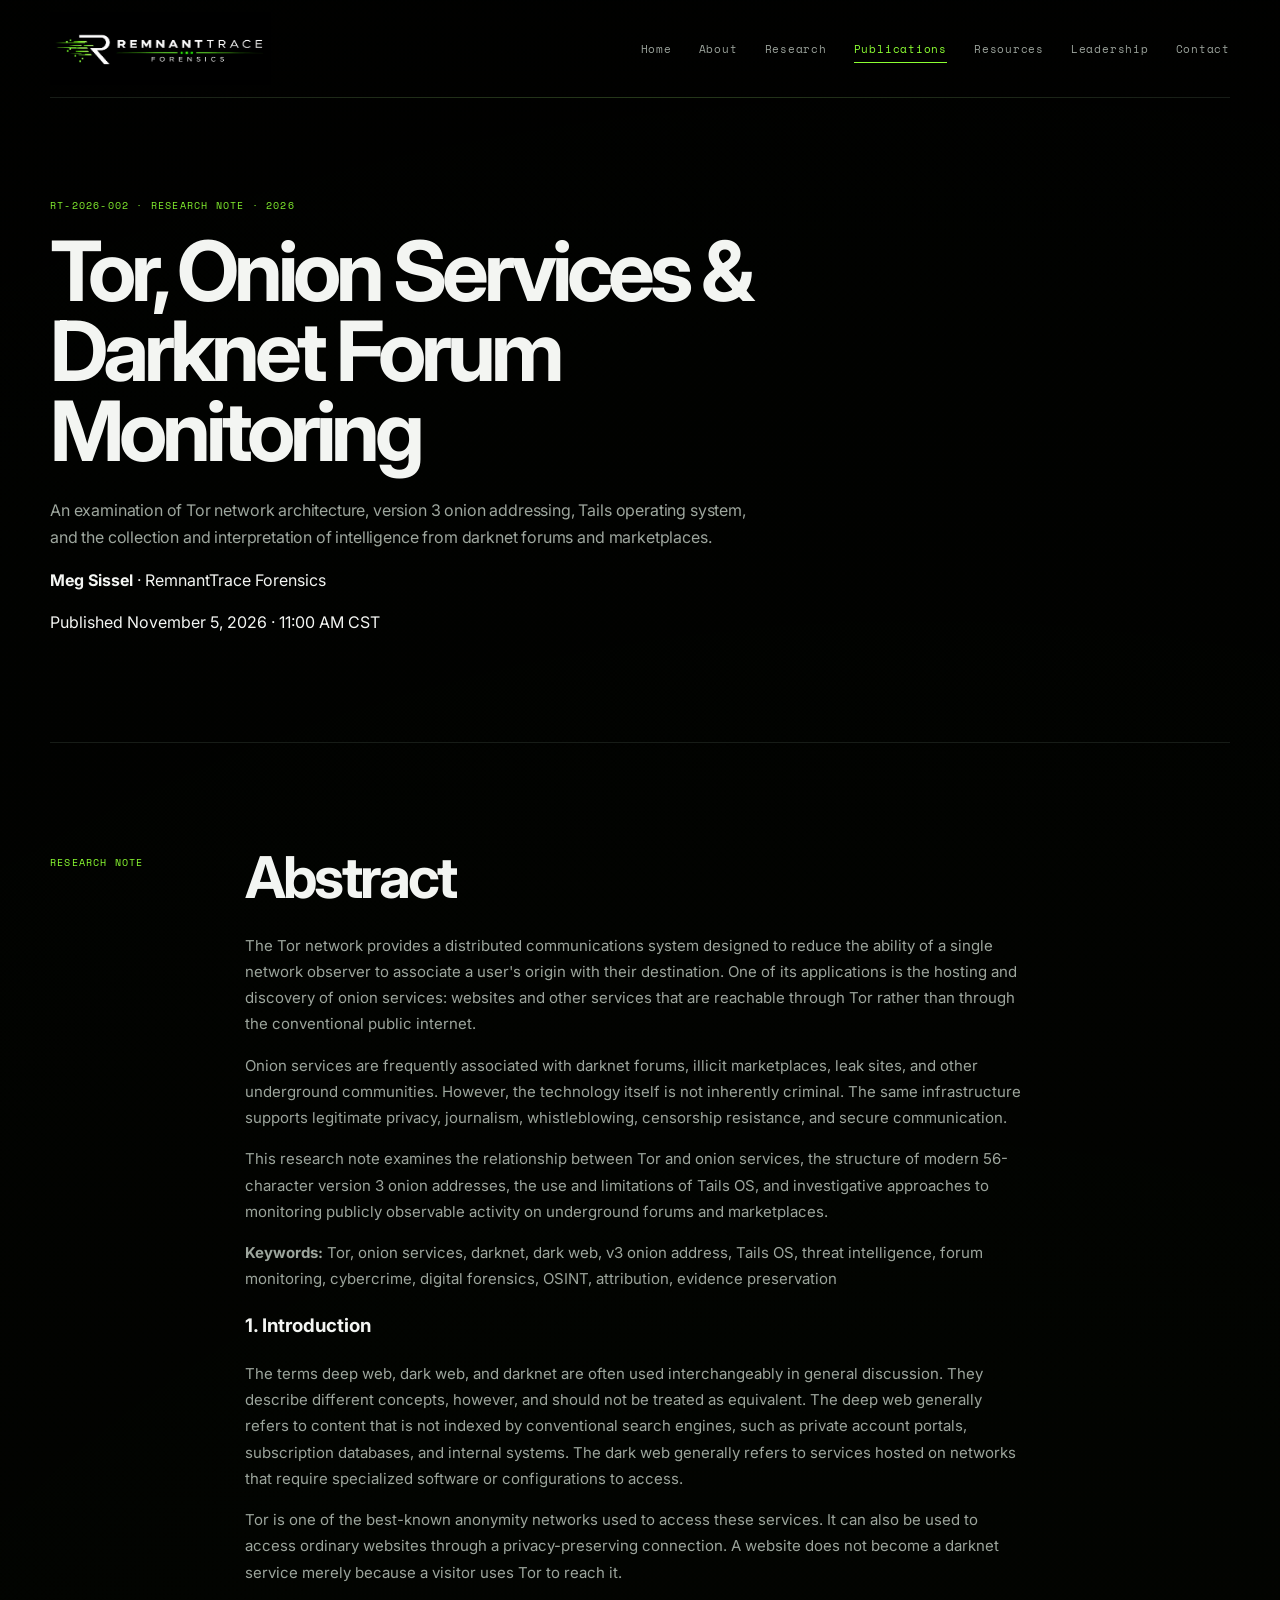
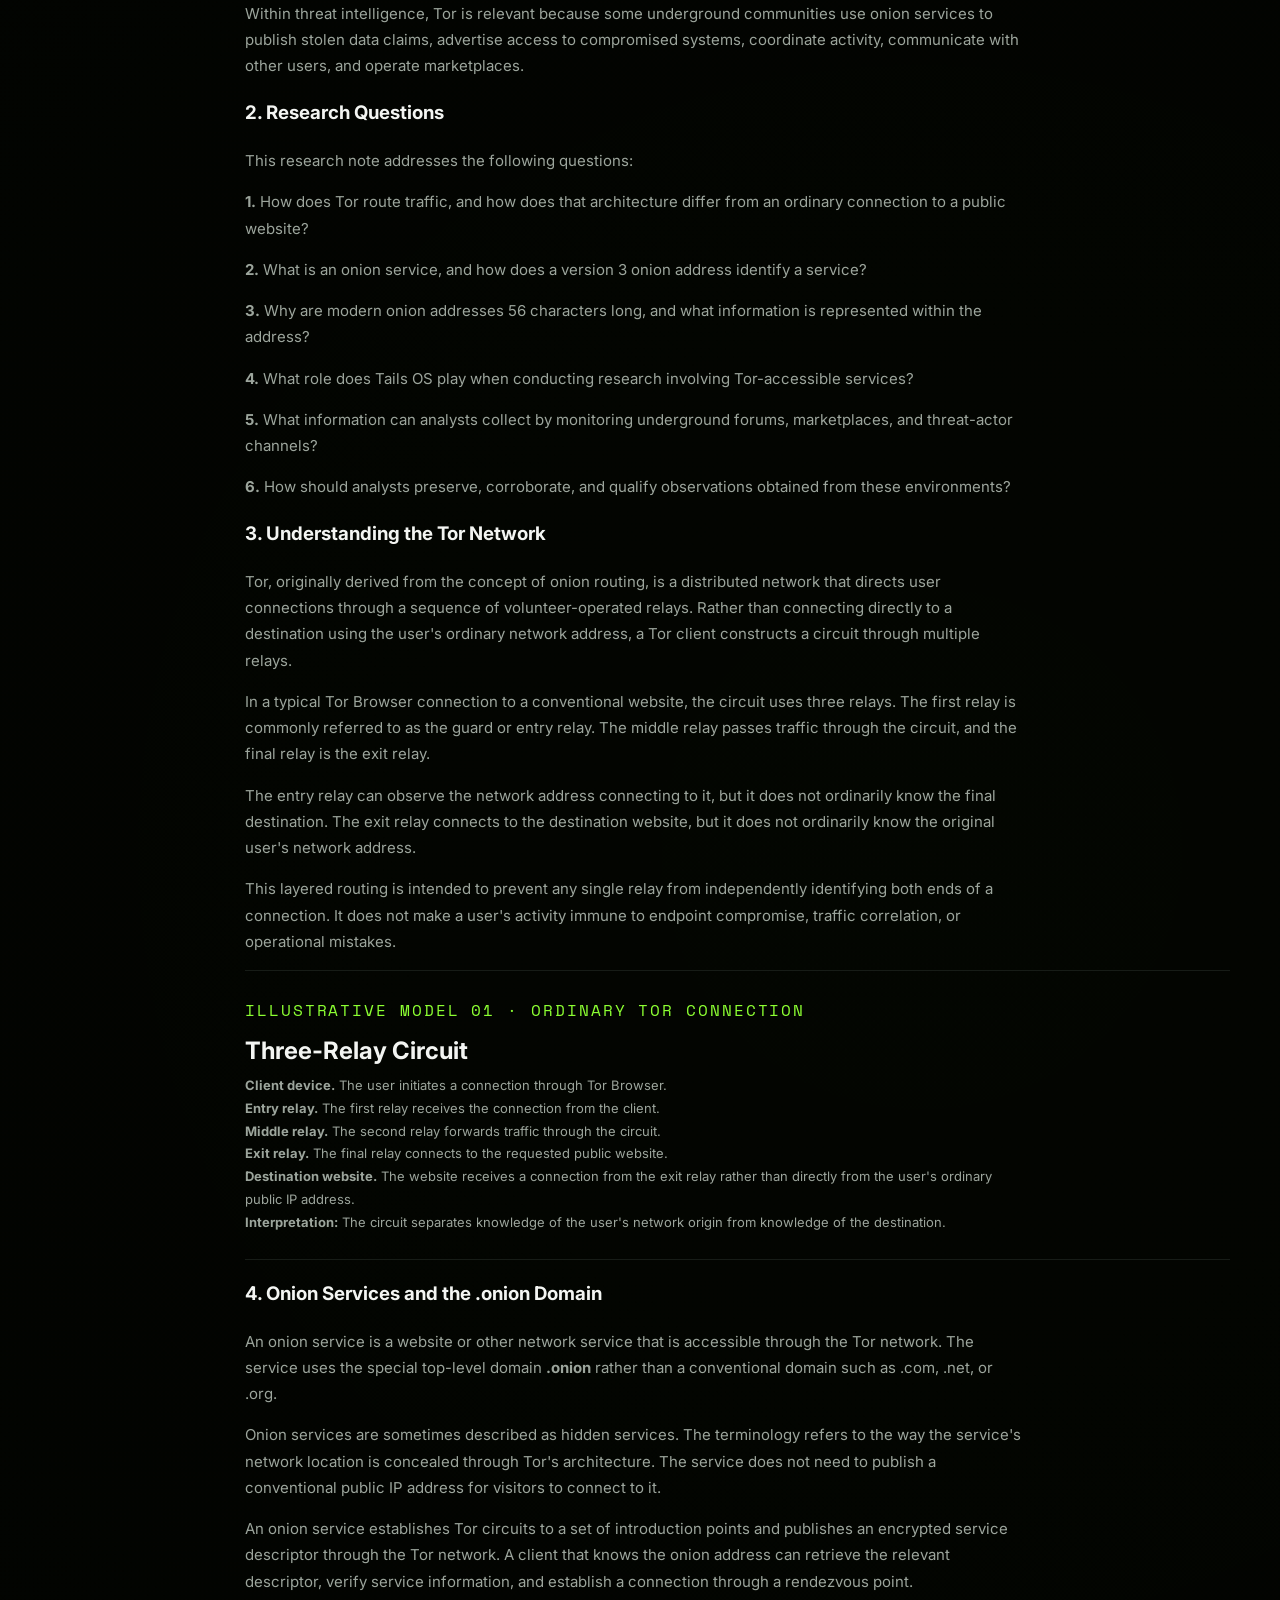
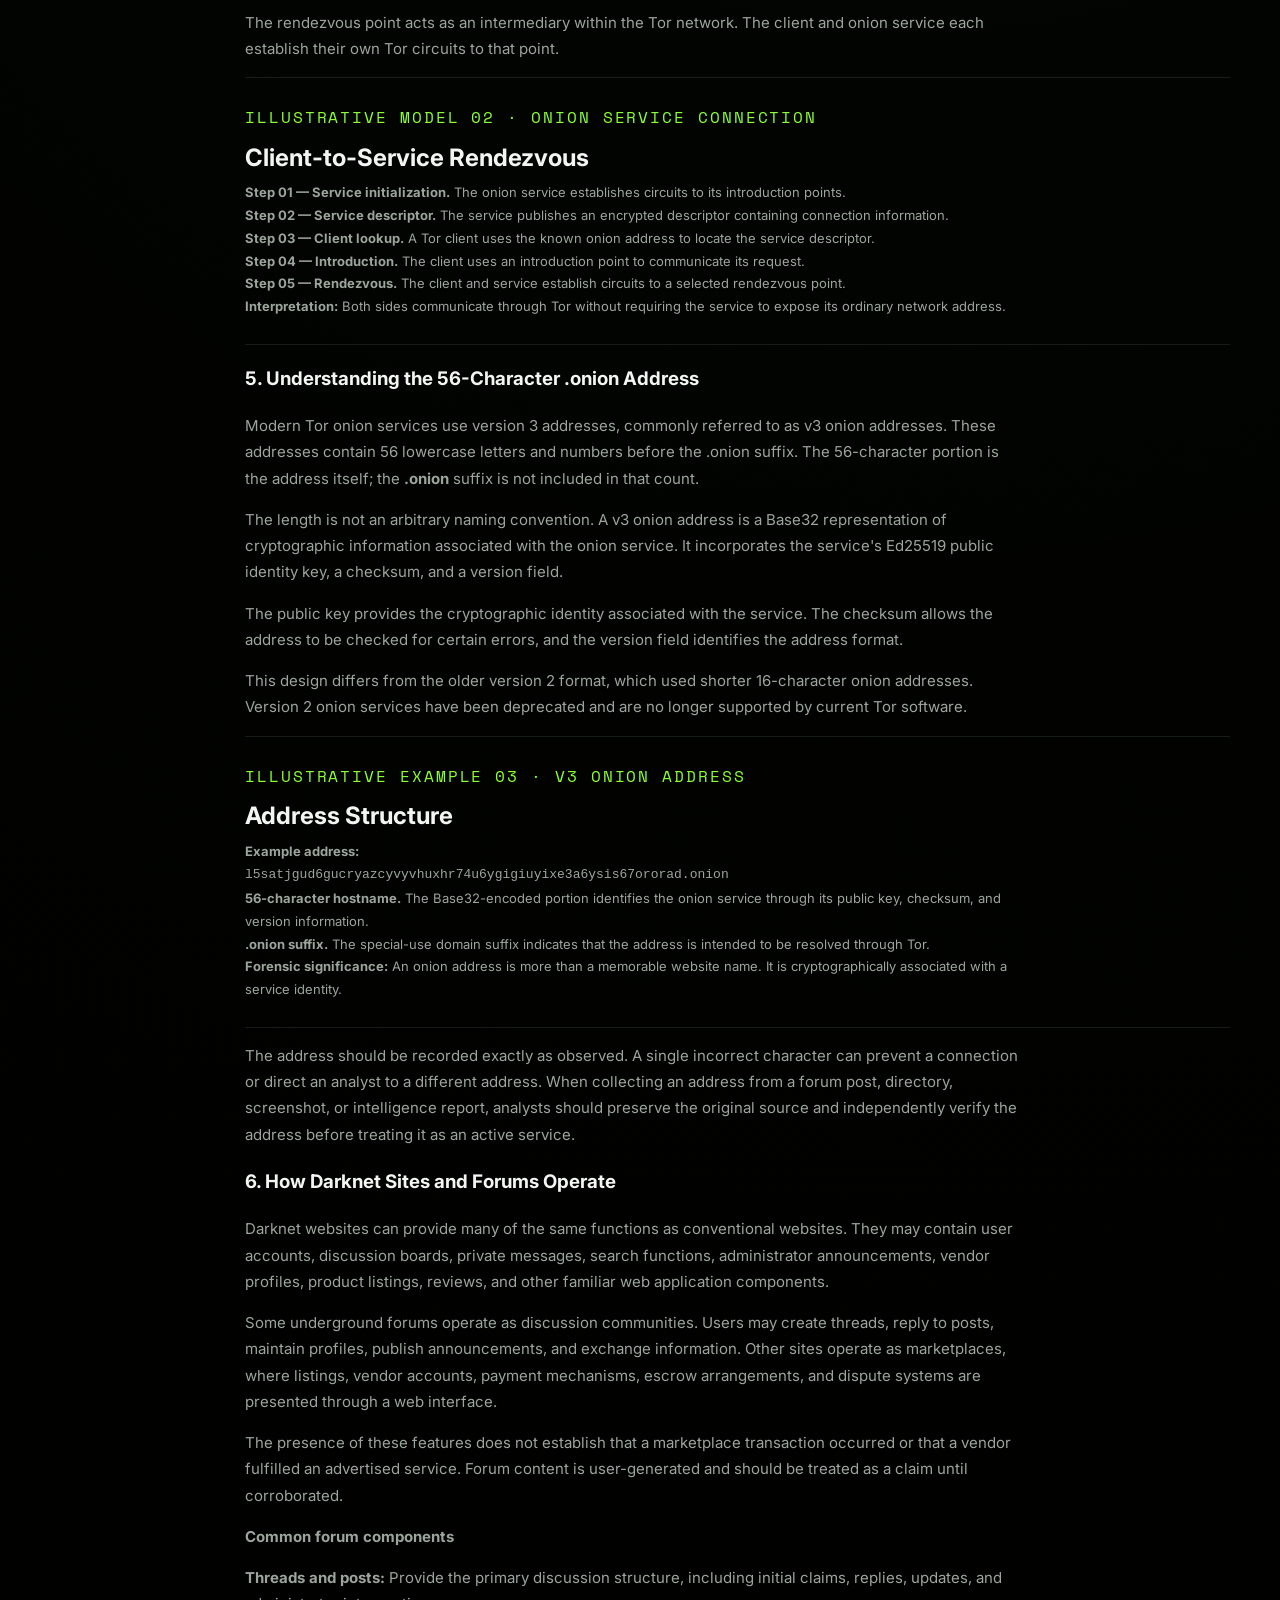
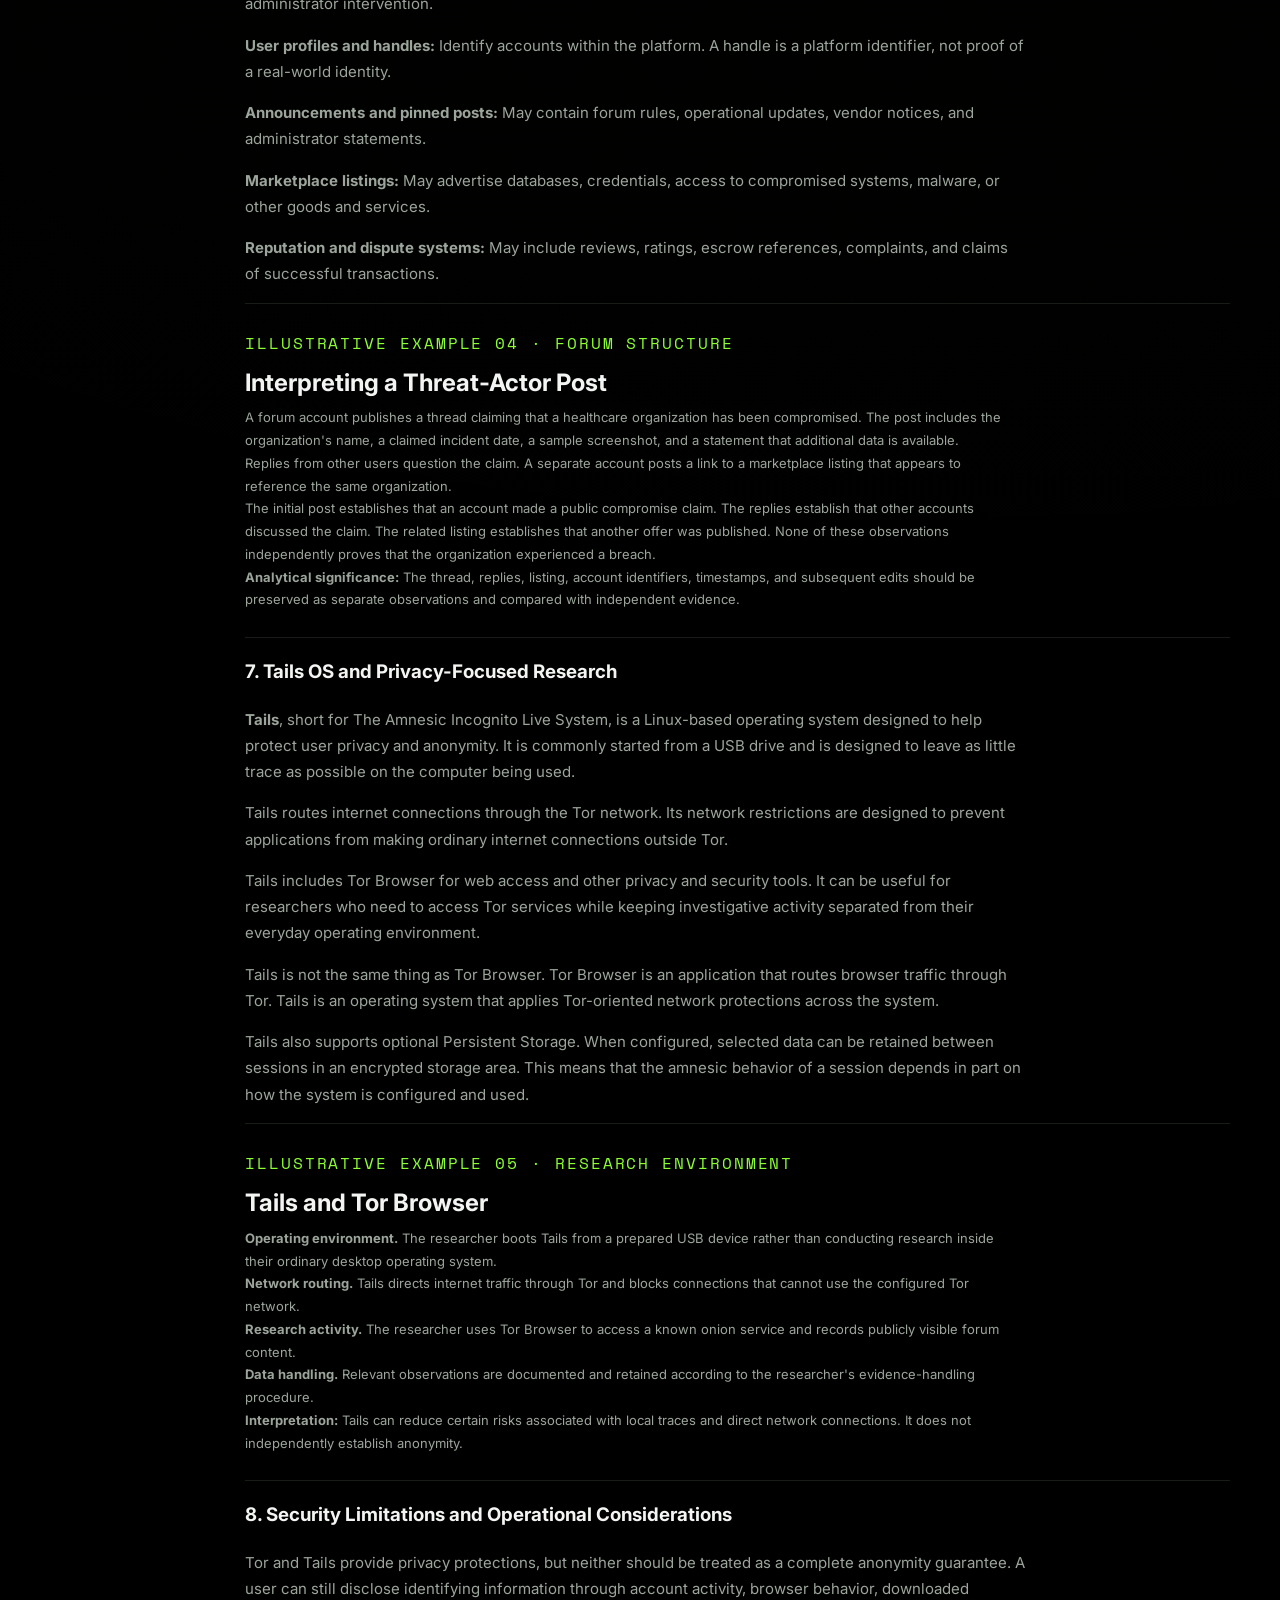
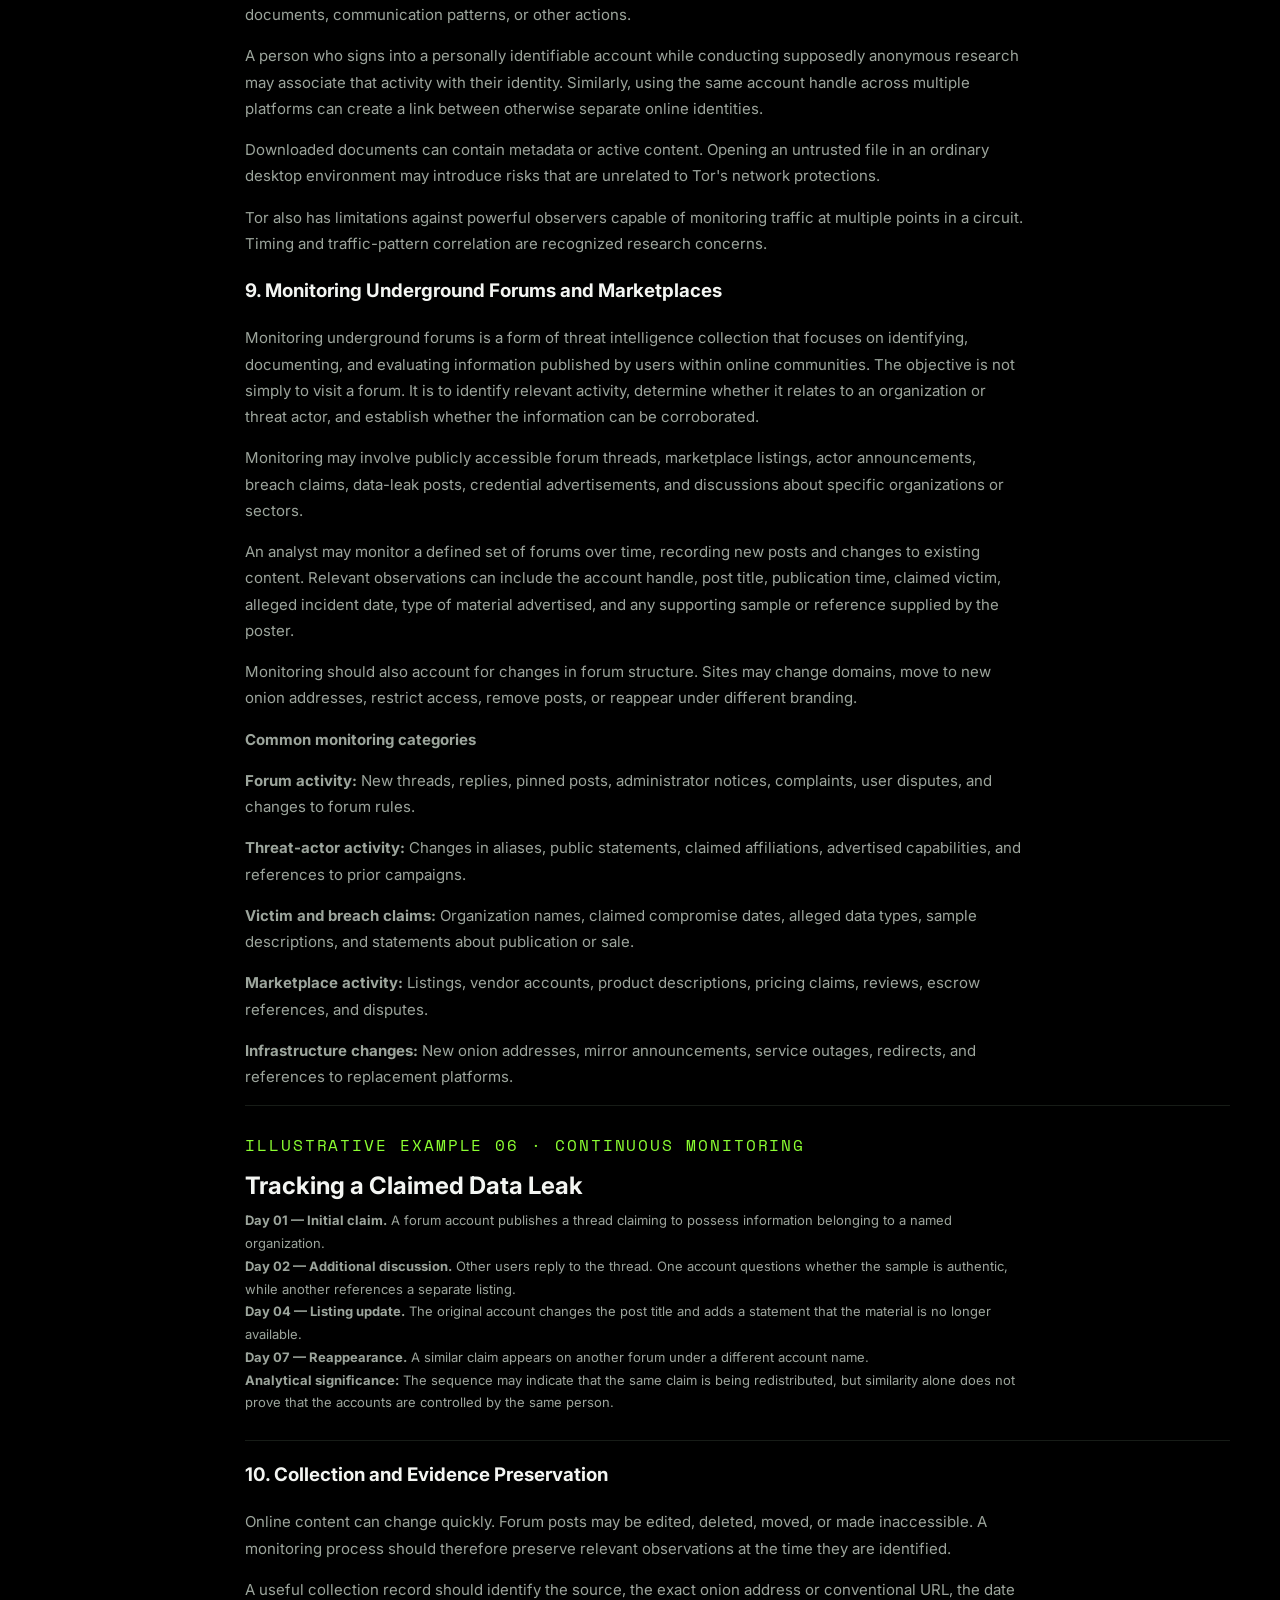
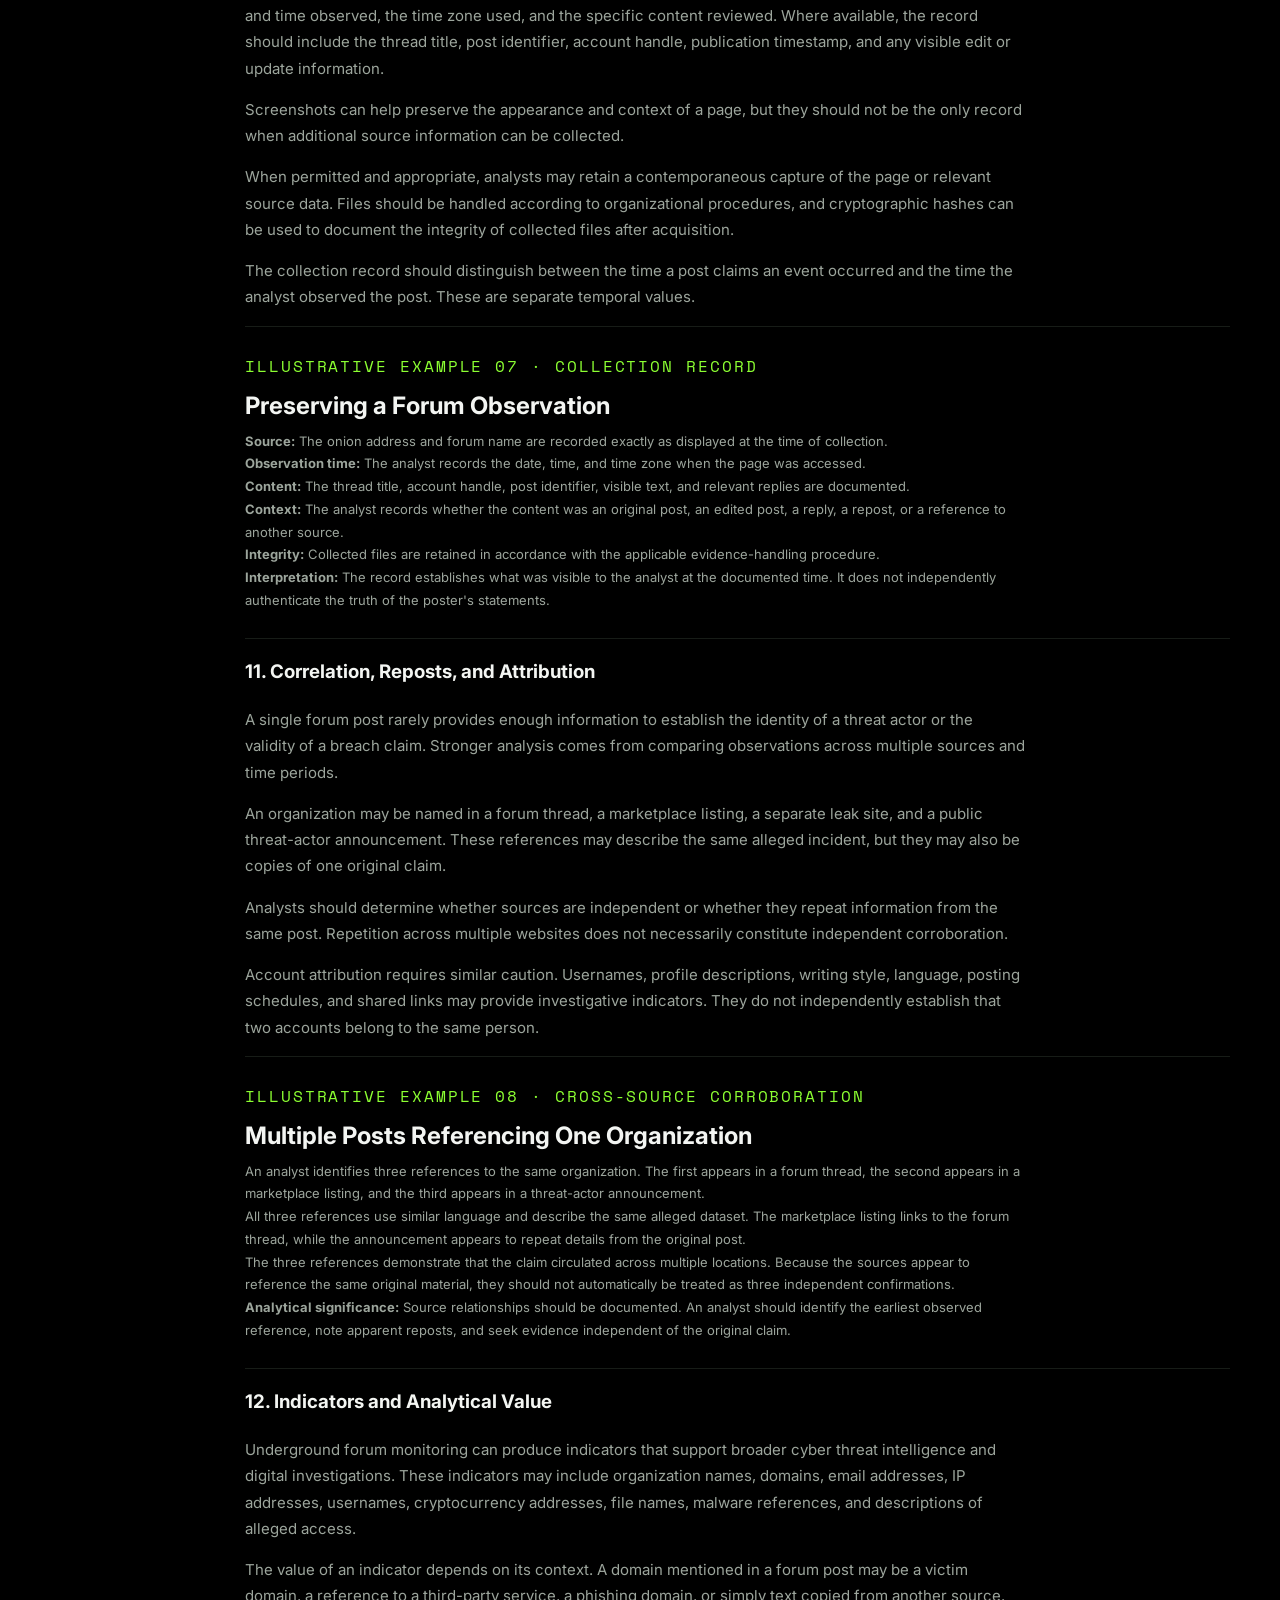
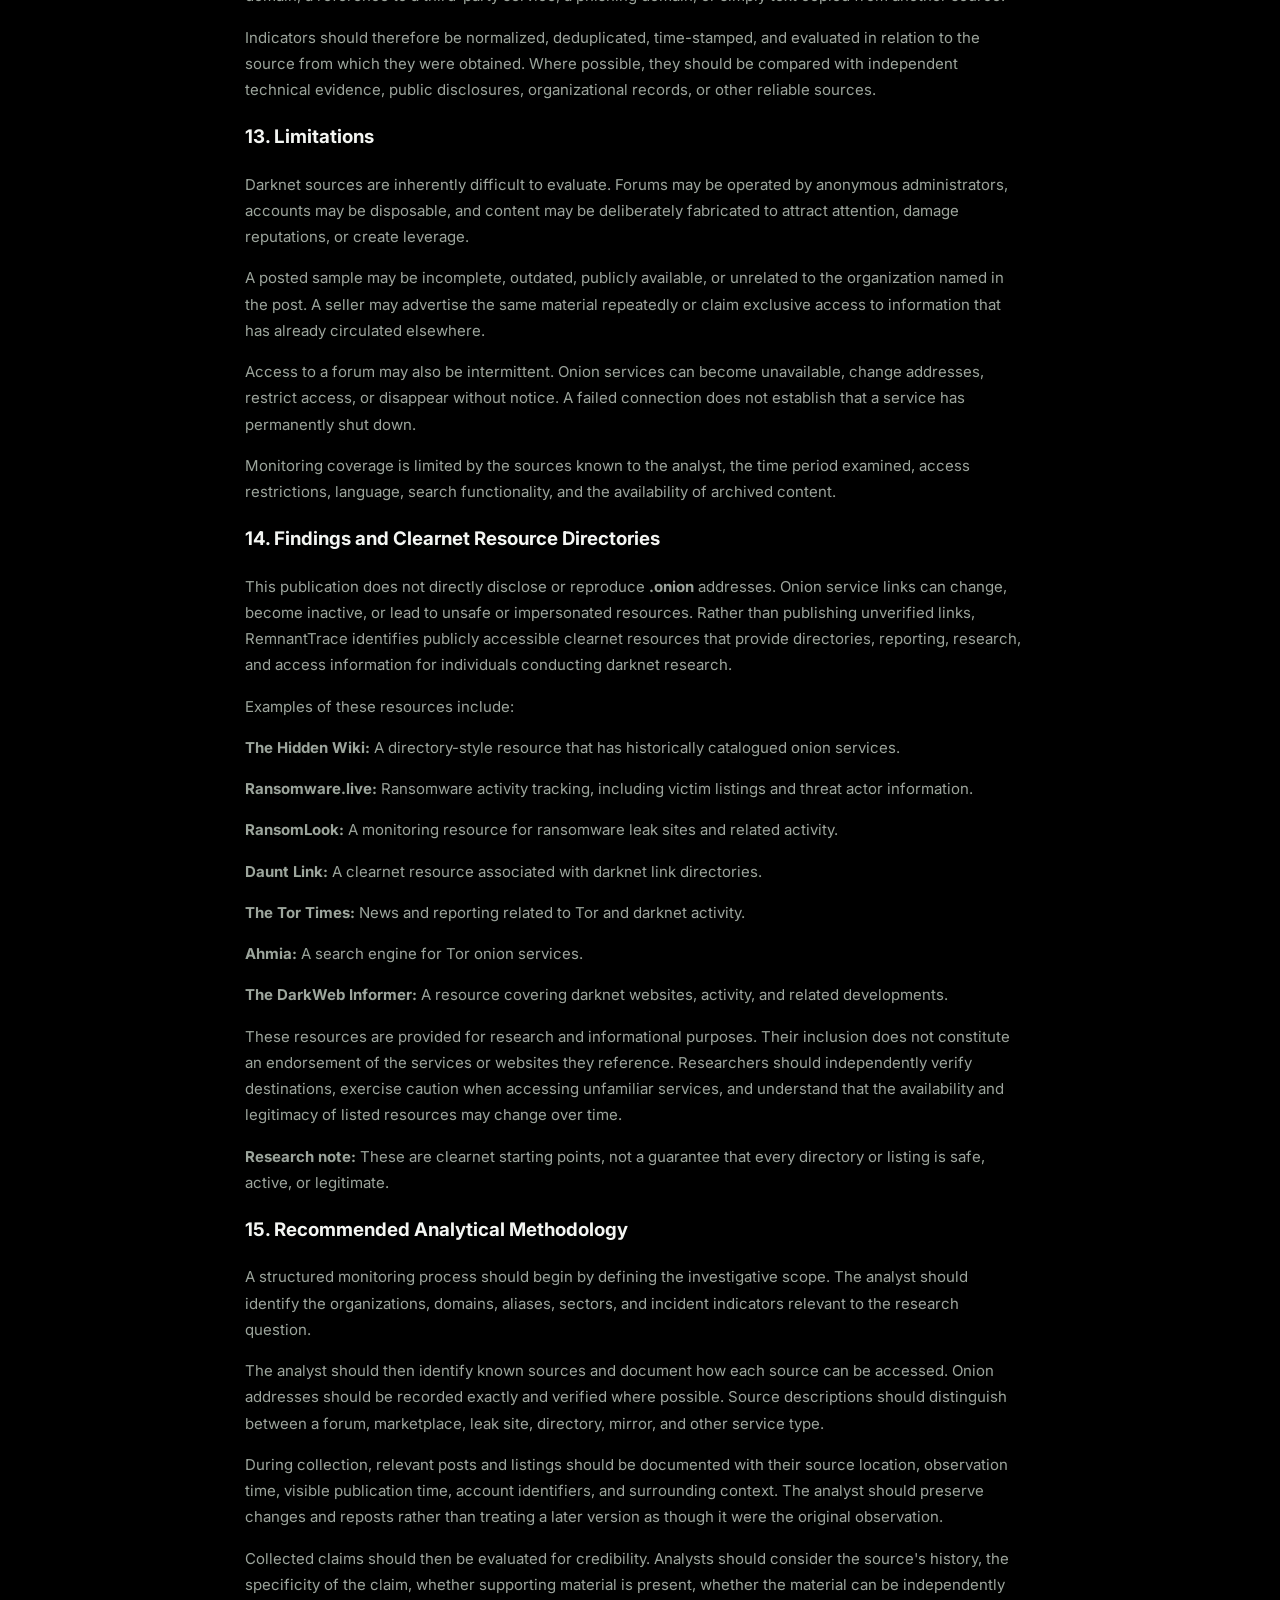
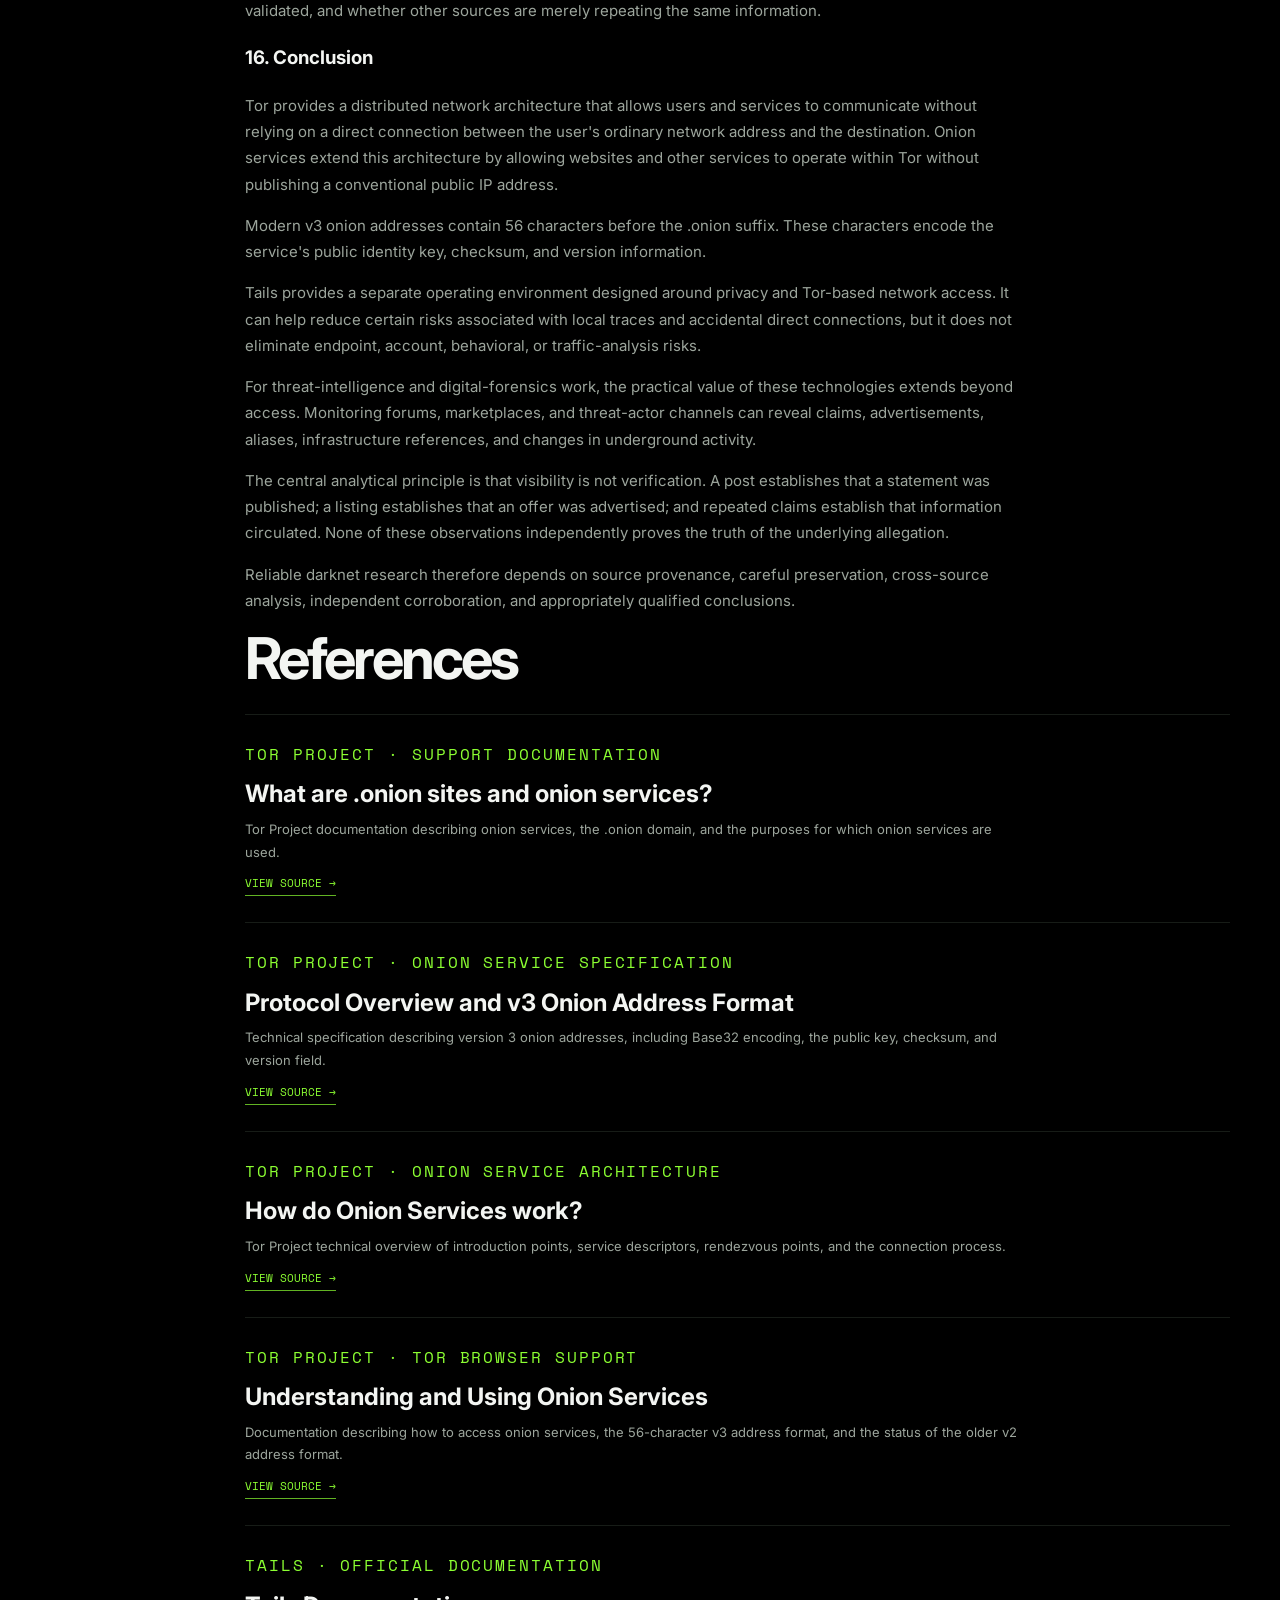
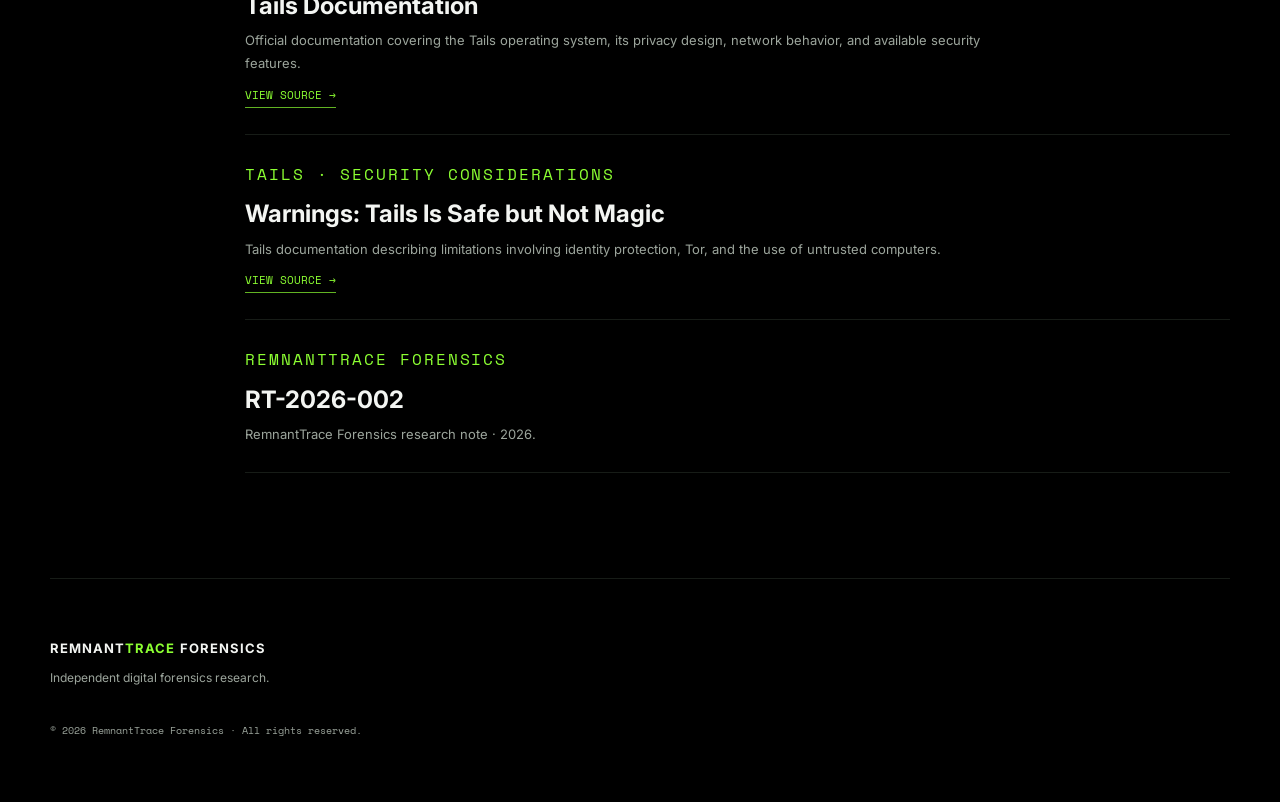
<file: rt-2026-002.html>
<!DOCTYPE html>
<html lang="en">
<head>
  <meta charset="UTF-8">
  <meta name="viewport" content="width=device-width,initial-scale=1">
  <meta
    name="description"
    content="RT-2026-002 — Tor, Onion Services & Darknet Forum Monitoring. RemnantTrace Forensics research note examining Tor architecture, v3 onion addresses, Tails OS, and underground forum monitoring."
  >
  <title>RT-2026-002 · Tor, Onion Services &amp; Darknet Forum Monitoring</title>
  <link rel="stylesheet" href="style.css">
</head>

<body>

<header>
  <a href="index.html" class="brand">
    <img
      src="assets/remnanttrace-banner.png"
      alt="RemnantTrace Forensics"
    >
  </a>

  <nav>
    <a href="index.html">Home</a>
    <a href="about.html">About</a>
    <a href="research.html">Research</a>
    <a href="publications.html" class="active">Publications</a>
    <a href="resources.html">Resources</a>
    <a href="leadership.html">Leadership</a>
    <a href="contact.html">Contact</a>
  </nav>
</header>

<main>

  <section class="pagehero">

    <p class="eyebrow">
      RT-2026-002 · RESEARCH NOTE · 2026
    </p>

    <h1>
      Tor, Onion Services &amp; Darknet Forum Monitoring
    </h1>

    <p class="lead">
      An examination of Tor network architecture, version 3 onion
      addressing, Tails operating system, and the collection and
      interpretation of intelligence from darknet forums and marketplaces.
    </p>

    <p>
      <strong>Meg Sissel</strong> · RemnantTrace Forensics
    </p>

    <p>
      Published November 5, 2026 · 11:00 AM CST
    </p>

  </section>

  <section class="split">

    <div class="label">
      RESEARCH NOTE
    </div>

    <article>

      <h2>Abstract</h2>

      <p>
        The Tor network provides a distributed communications system
        designed to reduce the ability of a single network observer to
        associate a user's origin with their destination. One of its
        applications is the hosting and discovery of onion services:
        websites and other services that are reachable through Tor rather
        than through the conventional public internet.
      </p>

      <p>
        Onion services are frequently associated with darknet forums,
        illicit marketplaces, leak sites, and other underground
        communities. However, the technology itself is not inherently
        criminal. The same infrastructure supports legitimate privacy,
        journalism, whistleblowing, censorship resistance, and secure
        communication.
      </p>

      <p>
        This research note examines the relationship between Tor and
        onion services, the structure of modern 56-character version 3
        onion addresses, the use and limitations of Tails OS, and
        investigative approaches to monitoring publicly observable
        activity on underground forums and marketplaces.
      </p>

      <p>
        <strong>Keywords:</strong>
        Tor, onion services, darknet, dark web, v3 onion address,
        Tails OS, threat intelligence, forum monitoring, cybercrime,
        digital forensics, OSINT, attribution, evidence preservation
      </p>

      <h3>1. Introduction</h3>

      <p>
        The terms deep web, dark web, and darknet are often used
        interchangeably in general discussion. They describe different
        concepts, however, and should not be treated as equivalent.
        The deep web generally refers to content that is not indexed by
        conventional search engines, such as private account portals,
        subscription databases, and internal systems. The dark web
        generally refers to services hosted on networks that require
        specialized software or configurations to access.
      </p>

      <p>
        Tor is one of the best-known anonymity networks used to access
        these services. It can also be used to access ordinary websites
        through a privacy-preserving connection. A website does not
        become a darknet service merely because a visitor uses Tor to
        reach it.
      </p>

      <p>
        Within threat intelligence, Tor is relevant because some
        underground communities use onion services to publish stolen
        data claims, advertise access to compromised systems, coordinate
        activity, communicate with other users, and operate marketplaces.
      </p>

      <h3>2. Research Questions</h3>

      <p>This research note addresses the following questions:</p>

      <p><strong>1.</strong> How does Tor route traffic, and how does that architecture differ from an ordinary connection to a public website?</p>

      <p><strong>2.</strong> What is an onion service, and how does a version 3 onion address identify a service?</p>

      <p><strong>3.</strong> Why are modern onion addresses 56 characters long, and what information is represented within the address?</p>

      <p><strong>4.</strong> What role does Tails OS play when conducting research involving Tor-accessible services?</p>

      <p><strong>5.</strong> What information can analysts collect by monitoring underground forums, marketplaces, and threat-actor channels?</p>

      <p><strong>6.</strong> How should analysts preserve, corroborate, and qualify observations obtained from these environments?</p>

      <h3>3. Understanding the Tor Network</h3>

      <p>
        Tor, originally derived from the concept of onion routing, is a
        distributed network that directs user connections through a
        sequence of volunteer-operated relays. Rather than connecting
        directly to a destination using the user's ordinary network
        address, a Tor client constructs a circuit through multiple
        relays.
      </p>

      <p>
        In a typical Tor Browser connection to a conventional website,
        the circuit uses three relays. The first relay is commonly
        referred to as the guard or entry relay. The middle relay passes
        traffic through the circuit, and the final relay is the exit
        relay.
      </p>

      <p>
        The entry relay can observe the network address connecting to it,
        but it does not ordinarily know the final destination. The exit
        relay connects to the destination website, but it does not
        ordinarily know the original user's network address.
      </p>

      <p>
        This layered routing is intended to prevent any single relay
        from independently identifying both ends of a connection.
        It does not make a user's activity immune to endpoint compromise,
        traffic correlation, or operational mistakes.
      </p>

      <div class="archive">
        <article>

          <span>ILLUSTRATIVE MODEL 01 · ORDINARY TOR CONNECTION</span>

          <h3>Three-Relay Circuit</h3>

          <p><strong>Client device.</strong> The user initiates a connection through Tor Browser.</p>

          <p><strong>Entry relay.</strong> The first relay receives the connection from the client.</p>

          <p><strong>Middle relay.</strong> The second relay forwards traffic through the circuit.</p>

          <p><strong>Exit relay.</strong> The final relay connects to the requested public website.</p>

          <p><strong>Destination website.</strong> The website receives a connection from the exit relay rather than directly from the user's ordinary public IP address.</p>

          <p>
            <strong>Interpretation:</strong>
            The circuit separates knowledge of the user's network origin
            from knowledge of the destination.
          </p>

        </article>
      </div>

      <h3>4. Onion Services and the .onion Domain</h3>

      <p>
        An onion service is a website or other network service that is
        accessible through the Tor network. The service uses the special
        top-level domain <strong>.onion</strong> rather than a
        conventional domain such as .com, .net, or .org.
      </p>

      <p>
        Onion services are sometimes described as hidden services.
        The terminology refers to the way the service's network location
        is concealed through Tor's architecture. The service does not
        need to publish a conventional public IP address for visitors
        to connect to it.
      </p>

      <p>
        An onion service establishes Tor circuits to a set of
        introduction points and publishes an encrypted service
        descriptor through the Tor network. A client that knows the
        onion address can retrieve the relevant descriptor, verify
        service information, and establish a connection through a
        rendezvous point.
      </p>

      <p>
        The rendezvous point acts as an intermediary within the Tor
        network. The client and onion service each establish their own
        Tor circuits to that point.
      </p>

      <div class="archive">
        <article>

          <span>ILLUSTRATIVE MODEL 02 · ONION SERVICE CONNECTION</span>

          <h3>Client-to-Service Rendezvous</h3>

          <p><strong>Step 01 — Service initialization.</strong> The onion service establishes circuits to its introduction points.</p>

          <p><strong>Step 02 — Service descriptor.</strong> The service publishes an encrypted descriptor containing connection information.</p>

          <p><strong>Step 03 — Client lookup.</strong> A Tor client uses the known onion address to locate the service descriptor.</p>

          <p><strong>Step 04 — Introduction.</strong> The client uses an introduction point to communicate its request.</p>

          <p><strong>Step 05 — Rendezvous.</strong> The client and service establish circuits to a selected rendezvous point.</p>

          <p><strong>Interpretation:</strong> Both sides communicate through Tor without requiring the service to expose its ordinary network address.</p>

        </article>
      </div>

      <h3>5. Understanding the 56-Character .onion Address</h3>

      <p>
        Modern Tor onion services use version 3 addresses, commonly
        referred to as v3 onion addresses. These addresses contain
        56 lowercase letters and numbers before the .onion suffix.
        The 56-character portion is the address itself; the
        <strong>.onion</strong> suffix is not included in that count.
      </p>

      <p>
        The length is not an arbitrary naming convention. A v3 onion
        address is a Base32 representation of cryptographic information
        associated with the onion service. It incorporates the service's
        Ed25519 public identity key, a checksum, and a version field.
      </p>

      <p>
        The public key provides the cryptographic identity associated
        with the service. The checksum allows the address to be checked
        for certain errors, and the version field identifies the
        address format.
      </p>

      <p>
        This design differs from the older version 2 format, which used
        shorter 16-character onion addresses. Version 2 onion services
        have been deprecated and are no longer supported by current Tor
        software.
      </p>

      <div class="archive">
        <article>

          <span>ILLUSTRATIVE EXAMPLE 03 · V3 ONION ADDRESS</span>

          <h3>Address Structure</h3>

          <p><strong>Example address:</strong></p>

          <p><code>l5satjgud6gucryazcyvyvhuxhr74u6ygigiuyixe3a6ysis67ororad.onion</code></p>

          <p><strong>56-character hostname.</strong> The Base32-encoded portion identifies the onion service through its public key, checksum, and version information.</p>

          <p><strong>.onion suffix.</strong> The special-use domain suffix indicates that the address is intended to be resolved through Tor.</p>

          <p>
            <strong>Forensic significance:</strong>
            An onion address is more than a memorable website name.
            It is cryptographically associated with a service identity.
          </p>

        </article>
      </div>

      <p>
        The address should be recorded exactly as observed. A single
        incorrect character can prevent a connection or direct an
        analyst to a different address. When collecting an address from
        a forum post, directory, screenshot, or intelligence report,
        analysts should preserve the original source and independently
        verify the address before treating it as an active service.
      </p>

      <h3>6. How Darknet Sites and Forums Operate</h3>

      <p>
        Darknet websites can provide many of the same functions as
        conventional websites. They may contain user accounts,
        discussion boards, private messages, search functions,
        administrator announcements, vendor profiles, product listings,
        reviews, and other familiar web application components.
      </p>

      <p>
        Some underground forums operate as discussion communities.
        Users may create threads, reply to posts, maintain profiles,
        publish announcements, and exchange information. Other sites
        operate as marketplaces, where listings, vendor accounts,
        payment mechanisms, escrow arrangements, and dispute systems
        are presented through a web interface.
      </p>

      <p>
        The presence of these features does not establish that a
        marketplace transaction occurred or that a vendor fulfilled
        an advertised service. Forum content is user-generated and
        should be treated as a claim until corroborated.
      </p>

      <p><strong>Common forum components</strong></p>

      <p><strong>Threads and posts:</strong> Provide the primary discussion structure, including initial claims, replies, updates, and administrator intervention.</p>

      <p><strong>User profiles and handles:</strong> Identify accounts within the platform. A handle is a platform identifier, not proof of a real-world identity.</p>

      <p><strong>Announcements and pinned posts:</strong> May contain forum rules, operational updates, vendor notices, and administrator statements.</p>

      <p><strong>Marketplace listings:</strong> May advertise databases, credentials, access to compromised systems, malware, or other goods and services.</p>

      <p><strong>Reputation and dispute systems:</strong> May include reviews, ratings, escrow references, complaints, and claims of successful transactions.</p>

      <div class="archive">
        <article>

          <span>ILLUSTRATIVE EXAMPLE 04 · FORUM STRUCTURE</span>

          <h3>Interpreting a Threat-Actor Post</h3>

          <p>
            A forum account publishes a thread claiming that a healthcare
            organization has been compromised. The post includes the
            organization's name, a claimed incident date, a sample
            screenshot, and a statement that additional data is available.
          </p>

          <p>
            Replies from other users question the claim. A separate
            account posts a link to a marketplace listing that appears
            to reference the same organization.
          </p>

          <p>
            The initial post establishes that an account made a public
            compromise claim. The replies establish that other accounts
            discussed the claim. The related listing establishes that
            another offer was published. None of these observations
            independently proves that the organization experienced
            a breach.
          </p>

          <p>
            <strong>Analytical significance:</strong>
            The thread, replies, listing, account identifiers, timestamps,
            and subsequent edits should be preserved as separate
            observations and compared with independent evidence.
          </p>

        </article>
      </div>

      <h3>7. Tails OS and Privacy-Focused Research</h3>

      <p>
        <strong>Tails</strong>, short for The Amnesic Incognito Live
        System, is a Linux-based operating system designed to help
        protect user privacy and anonymity. It is commonly started
        from a USB drive and is designed to leave as little trace as
        possible on the computer being used.
      </p>

      <p>
        Tails routes internet connections through the Tor network.
        Its network restrictions are designed to prevent applications
        from making ordinary internet connections outside Tor.
      </p>

      <p>
        Tails includes Tor Browser for web access and other privacy
        and security tools. It can be useful for researchers who need
        to access Tor services while keeping investigative activity
        separated from their everyday operating environment.
      </p>

      <p>
        Tails is not the same thing as Tor Browser. Tor Browser is an
        application that routes browser traffic through Tor. Tails is
        an operating system that applies Tor-oriented network protections
        across the system.
      </p>

      <p>
        Tails also supports optional Persistent Storage. When configured,
        selected data can be retained between sessions in an encrypted
        storage area. This means that the amnesic behavior of a session
        depends in part on how the system is configured and used.
      </p>

      <div class="archive">
        <article>

          <span>ILLUSTRATIVE EXAMPLE 05 · RESEARCH ENVIRONMENT</span>

          <h3>Tails and Tor Browser</h3>

          <p><strong>Operating environment.</strong> The researcher boots Tails from a prepared USB device rather than conducting research inside their ordinary desktop operating system.</p>

          <p><strong>Network routing.</strong> Tails directs internet traffic through Tor and blocks connections that cannot use the configured Tor network.</p>

          <p><strong>Research activity.</strong> The researcher uses Tor Browser to access a known onion service and records publicly visible forum content.</p>

          <p><strong>Data handling.</strong> Relevant observations are documented and retained according to the researcher's evidence-handling procedure.</p>

          <p><strong>Interpretation:</strong> Tails can reduce certain risks associated with local traces and direct network connections. It does not independently establish anonymity.</p>

        </article>
      </div>

      <h3>8. Security Limitations and Operational Considerations</h3>

      <p>
        Tor and Tails provide privacy protections, but neither should
        be treated as a complete anonymity guarantee. A user can still
        disclose identifying information through account activity,
        browser behavior, downloaded documents, communication patterns,
        or other actions.
      </p>

      <p>
        A person who signs into a personally identifiable account while
        conducting supposedly anonymous research may associate that
        activity with their identity. Similarly, using the same account
        handle across multiple platforms can create a link between
        otherwise separate online identities.
      </p>

      <p>
        Downloaded documents can contain metadata or active content.
        Opening an untrusted file in an ordinary desktop environment
        may introduce risks that are unrelated to Tor's network
        protections.
      </p>

      <p>
        Tor also has limitations against powerful observers capable of
        monitoring traffic at multiple points in a circuit. Timing and
        traffic-pattern correlation are recognized research concerns.
      </p>

      <h3>9. Monitoring Underground Forums and Marketplaces</h3>

      <p>
        Monitoring underground forums is a form of threat intelligence
        collection that focuses on identifying, documenting, and
        evaluating information published by users within online
        communities. The objective is not simply to visit a forum.
        It is to identify relevant activity, determine whether it
        relates to an organization or threat actor, and establish
        whether the information can be corroborated.
      </p>

      <p>
        Monitoring may involve publicly accessible forum threads,
        marketplace listings, actor announcements, breach claims,
        data-leak posts, credential advertisements, and discussions
        about specific organizations or sectors.
      </p>

      <p>
        An analyst may monitor a defined set of forums over time,
        recording new posts and changes to existing content. Relevant
        observations can include the account handle, post title,
        publication time, claimed victim, alleged incident date,
        type of material advertised, and any supporting sample or
        reference supplied by the poster.
      </p>

      <p>
        Monitoring should also account for changes in forum structure.
        Sites may change domains, move to new onion addresses, restrict
        access, remove posts, or reappear under different branding.
      </p>

      <p><strong>Common monitoring categories</strong></p>

      <p><strong>Forum activity:</strong> New threads, replies, pinned posts, administrator notices, complaints, user disputes, and changes to forum rules.</p>

      <p><strong>Threat-actor activity:</strong> Changes in aliases, public statements, claimed affiliations, advertised capabilities, and references to prior campaigns.</p>

      <p><strong>Victim and breach claims:</strong> Organization names, claimed compromise dates, alleged data types, sample descriptions, and statements about publication or sale.</p>

      <p><strong>Marketplace activity:</strong> Listings, vendor accounts, product descriptions, pricing claims, reviews, escrow references, and disputes.</p>

      <p><strong>Infrastructure changes:</strong> New onion addresses, mirror announcements, service outages, redirects, and references to replacement platforms.</p>

      <div class="archive">
        <article>

          <span>ILLUSTRATIVE EXAMPLE 06 · CONTINUOUS MONITORING</span>

          <h3>Tracking a Claimed Data Leak</h3>

          <p><strong>Day 01 — Initial claim.</strong> A forum account publishes a thread claiming to possess information belonging to a named organization.</p>

          <p><strong>Day 02 — Additional discussion.</strong> Other users reply to the thread. One account questions whether the sample is authentic, while another references a separate listing.</p>

          <p><strong>Day 04 — Listing update.</strong> The original account changes the post title and adds a statement that the material is no longer available.</p>

          <p><strong>Day 07 — Reappearance.</strong> A similar claim appears on another forum under a different account name.</p>

          <p>
            <strong>Analytical significance:</strong>
            The sequence may indicate that the same claim is being
            redistributed, but similarity alone does not prove that
            the accounts are controlled by the same person.
          </p>

        </article>
      </div>

      <h3>10. Collection and Evidence Preservation</h3>

      <p>
        Online content can change quickly. Forum posts may be edited,
        deleted, moved, or made inaccessible. A monitoring process
        should therefore preserve relevant observations at the time
        they are identified.
      </p>

      <p>
        A useful collection record should identify the source, the
        exact onion address or conventional URL, the date and time
        observed, the time zone used, and the specific content
        reviewed. Where available, the record should include the
        thread title, post identifier, account handle, publication
        timestamp, and any visible edit or update information.
      </p>

      <p>
        Screenshots can help preserve the appearance and context of
        a page, but they should not be the only record when additional
        source information can be collected.
      </p>

      <p>
        When permitted and appropriate, analysts may retain a
        contemporaneous capture of the page or relevant source data.
        Files should be handled according to organizational procedures,
        and cryptographic hashes can be used to document the integrity
        of collected files after acquisition.
      </p>

      <p>
        The collection record should distinguish between the time a
        post claims an event occurred and the time the analyst observed
        the post. These are separate temporal values.
      </p>

      <div class="archive">
        <article>

          <span>ILLUSTRATIVE EXAMPLE 07 · COLLECTION RECORD</span>

          <h3>Preserving a Forum Observation</h3>

          <p><strong>Source:</strong> The onion address and forum name are recorded exactly as displayed at the time of collection.</p>

          <p><strong>Observation time:</strong> The analyst records the date, time, and time zone when the page was accessed.</p>

          <p><strong>Content:</strong> The thread title, account handle, post identifier, visible text, and relevant replies are documented.</p>

          <p><strong>Context:</strong> The analyst records whether the content was an original post, an edited post, a reply, a repost, or a reference to another source.</p>

          <p><strong>Integrity:</strong> Collected files are retained in accordance with the applicable evidence-handling procedure.</p>

          <p><strong>Interpretation:</strong> The record establishes what was visible to the analyst at the documented time. It does not independently authenticate the truth of the poster's statements.</p>

        </article>
      </div>

      <h3>11. Correlation, Reposts, and Attribution</h3>

      <p>
        A single forum post rarely provides enough information to
        establish the identity of a threat actor or the validity of
        a breach claim. Stronger analysis comes from comparing
        observations across multiple sources and time periods.
      </p>

      <p>
        An organization may be named in a forum thread, a marketplace
        listing, a separate leak site, and a public threat-actor
        announcement. These references may describe the same alleged
        incident, but they may also be copies of one original claim.
      </p>

      <p>
        Analysts should determine whether sources are independent
        or whether they repeat information from the same post.
        Repetition across multiple websites does not necessarily
        constitute independent corroboration.
      </p>

      <p>
        Account attribution requires similar caution. Usernames,
        profile descriptions, writing style, language, posting
        schedules, and shared links may provide investigative
        indicators. They do not independently establish that two
        accounts belong to the same person.
      </p>

      <div class="archive">
        <article>

          <span>ILLUSTRATIVE EXAMPLE 08 · CROSS-SOURCE CORROBORATION</span>

          <h3>Multiple Posts Referencing One Organization</h3>

          <p>
            An analyst identifies three references to the same
            organization. The first appears in a forum thread, the
            second appears in a marketplace listing, and the third
            appears in a threat-actor announcement.
          </p>

          <p>
            All three references use similar language and describe
            the same alleged dataset. The marketplace listing links
            to the forum thread, while the announcement appears to
            repeat details from the original post.
          </p>

          <p>
            The three references demonstrate that the claim circulated
            across multiple locations. Because the sources appear to
            reference the same original material, they should not
            automatically be treated as three independent confirmations.
          </p>

          <p>
            <strong>Analytical significance:</strong>
            Source relationships should be documented. An analyst
            should identify the earliest observed reference, note
            apparent reposts, and seek evidence independent of the
            original claim.
          </p>

        </article>
      </div>

      <h3>12. Indicators and Analytical Value</h3>

      <p>
        Underground forum monitoring can produce indicators that
        support broader cyber threat intelligence and digital
        investigations. These indicators may include organization
        names, domains, email addresses, IP addresses, usernames,
        cryptocurrency addresses, file names, malware references,
        and descriptions of alleged access.
      </p>

      <p>
        The value of an indicator depends on its context. A domain
        mentioned in a forum post may be a victim domain, a reference
        to a third-party service, a phishing domain, or simply text
        copied from another source.
      </p>

      <p>
        Indicators should therefore be normalized, deduplicated,
        time-stamped, and evaluated in relation to the source from
        which they were obtained. Where possible, they should be
        compared with independent technical evidence, public
        disclosures, organizational records, or other reliable sources.
      </p>

      <h3>13. Limitations</h3>

      <p>
        Darknet sources are inherently difficult to evaluate.
        Forums may be operated by anonymous administrators, accounts
        may be disposable, and content may be deliberately fabricated
        to attract attention, damage reputations, or create leverage.
      </p>

      <p>
        A posted sample may be incomplete, outdated, publicly available,
        or unrelated to the organization named in the post. A seller
        may advertise the same material repeatedly or claim exclusive
        access to information that has already circulated elsewhere.
      </p>

      <p>
        Access to a forum may also be intermittent. Onion services
        can become unavailable, change addresses, restrict access,
        or disappear without notice. A failed connection does not
        establish that a service has permanently shut down.
      </p>

      <p>
        Monitoring coverage is limited by the sources known to the
        analyst, the time period examined, access restrictions,
        language, search functionality, and the availability of
        archived content.
      </p>

      <h3>14. Findings and Clearnet Resource Directories</h3>

      <p>
        This publication does not directly disclose or reproduce
        <strong>.onion</strong> addresses. Onion service links can change,
        become inactive, or lead to unsafe or impersonated resources.
        Rather than publishing unverified links, RemnantTrace identifies
        publicly accessible clearnet resources that provide directories,
        reporting, research, and access information for individuals
        conducting darknet research.
      </p>

      <p>
        Examples of these resources include:
      </p>

      <p><strong>The Hidden Wiki:</strong> A directory-style resource that has historically catalogued onion services.</p>

      <p><strong>Ransomware.live:</strong> Ransomware activity tracking, including victim listings and threat actor information.</p>

      <p><strong>RansomLook:</strong> A monitoring resource for ransomware leak sites and related activity.</p>

      <p><strong>Daunt Link:</strong> A clearnet resource associated with darknet link directories.</p>

      <p><strong>The Tor Times:</strong> News and reporting related to Tor and darknet activity.</p>

      <p><strong>Ahmia:</strong> A search engine for Tor onion services.</p>

      <p><strong>The DarkWeb Informer:</strong> A resource covering darknet websites, activity, and related developments.</p>

      <p>
        These resources are provided for research and informational
        purposes. Their inclusion does not constitute an endorsement
        of the services or websites they reference. Researchers should
        independently verify destinations, exercise caution when
        accessing unfamiliar services, and understand that the
        availability and legitimacy of listed resources may change
        over time.
      </p>

      <p>
        <strong>Research note:</strong> These are clearnet starting points,
        not a guarantee that every directory or listing is safe, active,
        or legitimate.
      </p>

      <h3>15. Recommended Analytical Methodology</h3>

      <p>
        A structured monitoring process should begin by defining
        the investigative scope. The analyst should identify the
        organizations, domains, aliases, sectors, and incident
        indicators relevant to the research question.
      </p>

      <p>
        The analyst should then identify known sources and document
        how each source can be accessed. Onion addresses should be
        recorded exactly and verified where possible. Source
        descriptions should distinguish between a forum, marketplace,
        leak site, directory, mirror, and other service type.
      </p>

      <p>
        During collection, relevant posts and listings should be
        documented with their source location, observation time,
        visible publication time, account identifiers, and surrounding
        context. The analyst should preserve changes and reposts
        rather than treating a later version as though it were the
        original observation.
      </p>

      <p>
        Collected claims should then be evaluated for credibility.
        Analysts should consider the source's history, the specificity
        of the claim, whether supporting material is present, whether
        the material can be independently validated, and whether
        other sources are merely repeating the same information.
      </p>

      <h3>16. Conclusion</h3>

      <p>
        Tor provides a distributed network architecture that allows
        users and services to communicate without relying on a direct
        connection between the user's ordinary network address and
        the destination. Onion services extend this architecture by
        allowing websites and other services to operate within Tor
        without publishing a conventional public IP address.
      </p>

      <p>
        Modern v3 onion addresses contain 56 characters before the
        .onion suffix. These characters encode the service's public
        identity key, checksum, and version information.
      </p>

      <p>
        Tails provides a separate operating environment designed
        around privacy and Tor-based network access. It can help
        reduce certain risks associated with local traces and
        accidental direct connections, but it does not eliminate
        endpoint, account, behavioral, or traffic-analysis risks.
      </p>

      <p>
        For threat-intelligence and digital-forensics work, the
        practical value of these technologies extends beyond access.
        Monitoring forums, marketplaces, and threat-actor channels
        can reveal claims, advertisements, aliases, infrastructure
        references, and changes in underground activity.
      </p>

      <p>
        The central analytical principle is that visibility is not
        verification. A post establishes that a statement was
        published; a listing establishes that an offer was advertised;
        and repeated claims establish that information circulated.
        None of these observations independently proves the truth
        of the underlying allegation.
      </p>

      <p>
        Reliable darknet research therefore depends on source
        provenance, careful preservation, cross-source analysis,
        independent corroboration, and appropriately qualified
        conclusions.
      </p>

      <h2>References</h2>

      <div class="archive">

        <article>
          <span>TOR PROJECT · SUPPORT DOCUMENTATION</span>
          <h3>What are .onion sites and onion services?</h3>
          <p>
            Tor Project documentation describing onion services,
            the .onion domain, and the purposes for which onion
            services are used.
          </p>
          <a
            href="https://support.torproject.org/about-tor/onion-services/what-is-a-dot-onion/"
            class="textlink"
            target="_blank"
            rel="noopener noreferrer"
          >VIEW SOURCE →</a>
        </article>

        <article>
          <span>TOR PROJECT · ONION SERVICE SPECIFICATION</span>
          <h3>Protocol Overview and v3 Onion Address Format</h3>
          <p>
            Technical specification describing version 3 onion
            addresses, including Base32 encoding, the public key,
            checksum, and version field.
          </p>
          <a
            href="https://spec.torproject.org/rend-spec/protocol-overview.html"
            class="textlink"
            target="_blank"
            rel="noopener noreferrer"
          >VIEW SOURCE →</a>
        </article>

        <article>
          <span>TOR PROJECT · ONION SERVICE ARCHITECTURE</span>
          <h3>How do Onion Services work?</h3>
          <p>
            Tor Project technical overview of introduction points,
            service descriptors, rendezvous points, and the
            connection process.
          </p>
          <a
            href="https://community.torproject.org/onion-services/overview/"
            class="textlink"
            target="_blank"
            rel="noopener noreferrer"
          >VIEW SOURCE →</a>
        </article>

        <article>
          <span>TOR PROJECT · TOR BROWSER SUPPORT</span>
          <h3>Understanding and Using Onion Services</h3>
          <p>
            Documentation describing how to access onion services,
            the 56-character v3 address format, and the status of
            the older v2 address format.
          </p>
          <a
            href="https://support.torproject.org/tor-browser/features/onion-services/"
            class="textlink"
            target="_blank"
            rel="noopener noreferrer"
          >VIEW SOURCE →</a>
        </article>

        <article>
          <span>TAILS · OFFICIAL DOCUMENTATION</span>
          <h3>Tails Documentation</h3>
          <p>
            Official documentation covering the Tails operating
            system, its privacy design, network behavior, and
            available security features.
          </p>
          <a
            href="https://tails.net/doc/"
            class="textlink"
            target="_blank"
            rel="noopener noreferrer"
          >VIEW SOURCE →</a>
        </article>

        <article>
          <span>TAILS · SECURITY CONSIDERATIONS</span>
          <h3>Warnings: Tails Is Safe but Not Magic</h3>
          <p>
            Tails documentation describing limitations involving
            identity protection, Tor, and the use of untrusted computers.
          </p>
          <a
            href="https://tails.net/doc/about/warnings/"
            class="textlink"
            target="_blank"
            rel="noopener noreferrer"
          >VIEW SOURCE →</a>
        </article>

        <article>
          <span>REMNANTTRACE FORENSICS</span>
          <h3>RT-2026-002</h3>
          <p>RemnantTrace Forensics research note · 2026.</p>
        </article>

      </div>

    </article>

  </section>

</main>

<footer>

  <b>
    REMNANT<span>TRACE</span> FORENSICS
  </b>

  <p>
    Independent digital forensics research.
  </p>

  <small>
    © 2026 RemnantTrace Forensics · All rights reserved.
  </small>

</footer>

</body>
</html>
</file>
<file: style.css>
@import url('https://fonts.googleapis.com/css2?family=Inter:wght@400;500;600;700;800&family=Space+Mono:wght@400;700&display=swap');

:root {
  --black: #000000;
  --panel: #070907;
  --panel-2: #0a0d0a;
  --line: #171c17;
  --line-bright: #252d25;

  --green: #8cff32;
  --green-soft: rgba(140,255,50,.14);
  --green-glow: rgba(140,255,50,.08);

  --text: #f3f5f2;
  --muted: #9ca59c;

  --max: 1180px;
}

/* =========================================================
   RESET THIS
   ========================================================= */

* {
  box-sizing: border-box;
  scroll-behavior: smooth;
}

html {
  background: var(--black);
}

body {
  margin: 0;
  padding: 0;

  background:
    radial-gradient(
      circle at 72% 18%,
      rgba(140,255,50,.025),
      transparent 28%
    ),
    var(--black);

  color: var(--text);

  font-family: Inter, Arial, sans-serif;
  line-height: 1.65;

  overflow-x: hidden;
}

a {
  color: inherit;
  text-decoration: none;
}

img {
  max-width: 100%;
}

header,
main,
footer {
  width: min(var(--max), calc(100% - 48px));
  margin: auto;
}


/* =========================================================
   HEADER
   ========================================================= */

header {
  height: 98px;

  padding: 14px 0;

  border-bottom: 1px solid var(--line);

  display: flex;
  align-items: center;
  justify-content: space-between;

  gap: 40px;

  position: relative;
  z-index: 20;
}

/* subtle line glow */
header::after {
  content: "";

  position: absolute;

  left: 0;
  right: 0;
  bottom: -1px;

  height: 1px;

  background: linear-gradient(
    90deg,
    transparent,
    rgba(140,255,50,.25),
    transparent
  );

  opacity: .5;
}


/* =========================================================
   LOGO
   ========================================================= */

.brand {
  display: flex;
  align-items: center;

  height: 76px;

  flex-shrink: 0;

  position: relative;
}

.brand img {
  display: block;

  width: auto;
  height: 74px;

  max-width: 360px;

  object-fit: contain;

  transition:
    opacity .25s ease,
    transform .25s ease;
}

.brand:hover img {
  opacity: .9;
  transform: translateX(2px);
}


/* =========================================================
   NAVIGATION
   ========================================================= */

nav {
  display: flex;
  align-items: center;

  justify-content: flex-end;

  gap: 27px;

  flex-wrap: wrap;
}

nav a {
  position: relative;

  color: #9ba39b;

  font: 11px 'Space Mono', monospace;

  letter-spacing: .07em;

  padding: 8px 0;

  transition:
    color .2s ease,
    opacity .2s ease;
}

nav a::after {
  content: "";

  position: absolute;

  left: 0;
  bottom: 2px;

  width: 0;
  height: 1px;

  background: var(--green);
 
  transition: width .2s ease;
}

nav a:hover,
nav a.active {
  color: var(--green);
}

nav a:hover::after,
nav a.active::after {
  width: 100%;
}


/* =========================================================
   HERO
   ========================================================= */

.hero {
  position: relative;

  min-height: 650px;

  display: grid;

  grid-template-columns:
    minmax(0, 1.35fr)
    minmax(400px, .85fr);

  align-items: center;

  gap: 25px;

  border-bottom: 1px solid var(--line);

  overflow: hidden;
}


/* =========================================================
   HERO ATMOSPHERE
   ========================================================= */

.hero::before {
  content: "";

  position: absolute;

  width: 650px;
  height: 650px;

  right: -120px;
  top: 30px;

  background:
    radial-gradient(
      circle,
      rgba(140,255,50,.065) 0%,
      rgba(140,255,50,.025) 30%,
      transparent 70%
    );

  pointer-events: none;
}

.hero::after {
  content: "";

  position: absolute;

  width: 520px;
  height: 520px;

  left: -300px;
  bottom: -320px;

  background:
    radial-gradient(
      circle,
      rgba(140,255,50,.035),
      transparent 70%
    );

  pointer-events: none;
}


/* =========================================================
   HERO GRID
   ========================================================= */

.grid {
  position: absolute;

  inset: 0;

  background-image:
    linear-gradient(
      rgba(140,255,50,.027) 1px,
      transparent 1px
    ),
    linear-gradient(
      90deg,
      rgba(140,255,50,.027) 1px,
      transparent 1px
    );

  background-size: 55px 55px;

  mask-image: linear-gradient(
    to bottom,
    black 0%,
    black 65%,
    transparent 100%
  );

  -webkit-mask-image: linear-gradient(
    to bottom,
    black 0%,
    black 65%,
    transparent 100%
  );

  pointer-events: none;
}


/* =========================================================
   HERO CONTENT
   ========================================================= */

.hero-content {
  position: relative;

  z-index: 3;

  min-width: 0;

  max-width: 760px;

  padding: 65px 0 70px;
}


/* =========================================================
   EYEBROW
   ========================================================= */

.eyebrow {
  margin: 0;

  color: var(--green);

  font: 10px 'Space Mono', monospace;

  letter-spacing: .15em;

  text-transform: uppercase;

  opacity: .95;
}


/* =========================================================
   HERO HEADLINE
   ========================================================= */

.hero h1 {
  margin: 20px 0 28px;

  max-width: 780px;

  position: relative;

  font-size: clamp(50px, 5.5vw, 76px);

  line-height: .91;

  letter-spacing: -.065em;

  font-weight: 800;
}

.hero h1::after {
  content: "";

  position: absolute;

  left: 4px;
  bottom: -15px;

  width: 48px;
  height: 2px;

  background: var(--green);

  opacity: .7;
}

.hero h1 .line-one,
.hero h1 .line-two {
  display: block;

  white-space: nowrap;
}

.hero h1 .line-two {
  color: var(--green);

  margin-top: 5px;
}


/* =========================================================
   HERO DESCRIPTION
   ========================================================= */

.lead {
  max-width: 660px;

  margin: 0;

  color: #9da69d;

  font-size: 16px;

  line-height: 1.7;

  letter-spacing: -.01em;
}


/* =========================================================
   BUTTONS
   ========================================================= */

.actions {
  display: flex;

  gap: 12px;

  margin-top: 31px;

  flex-wrap: wrap;
}

.btn {
  position: relative;

  display: inline-flex;

  align-items: center;
  justify-content: center;

  min-height: 46px;

  padding: 12px 19px;

  border: 1px solid #343b34;

  background: rgba(5,7,5,.5);

  color: var(--text);

  font: 11px 'Space Mono', monospace;

  letter-spacing: .035em;

  transition:
    background .2s ease,
    border-color .2s ease,
    color .2s ease,
    transform .2s ease,
    box-shadow .2s ease;
}

.btn.primary {
  background: var(--green);

  border-color: var(--green);

  color: #030403;

  box-shadow:
    0 0 25px rgba(140,255,50,.08);
}

.btn:hover {
  transform: translateY(-2px);
}

.btn.primary:hover {
  background: #9dff51;

  box-shadow:
    0 0 30px rgba(140,255,50,.14);
}

.btn:not(.primary):hover {
  border-color: rgba(140,255,50,.55);

  color: var(--green);

  background: rgba(140,255,50,.035);
}


/* =========================================================
   HERO IMAGE
   ========================================================= */

.hero-image {
  position: relative;

  z-index: 2;

  width: 100%;

  min-height: 480px;

  display: flex;

  align-items: center;
  justify-content: center;

  margin-left: -5px;
}

.hero-image::before {
  content: "";

  position: absolute;

  width: 430px;
  height: 330px;

  border-radius: 50%;

  background:
    radial-gradient(
      ellipse,
      rgba(140,255,50,.08),
      transparent 68%
    );

  filter: blur(15px);

  pointer-events: none;
}

.hero-image img {
  position: relative;

  display: block;

  width: min(100%, 500px);

  max-width: 500px;

  height: auto;

  object-fit: contain;

  mix-blend-mode: screen;

  transform: scale(1.08);

  filter:
    drop-shadow(0 0 20px rgba(140,255,50,.08))
    drop-shadow(0 0 50px rgba(140,255,50,.04));

  transition:
    transform .4s ease,
    filter .4s ease;
}

.hero-image:hover img {
  transform: scale(1.12);

  filter:
    drop-shadow(0 0 25px rgba(140,255,50,.12))
    drop-shadow(0 0 60px rgba(140,255,50,.06));
}


/* =========================================================
   PAGE HEROES
   ========================================================= */

.pagehero {
  padding: 100px 0 90px;

  position: relative;
}

.pagehero h1 {
  max-width: 780px;

  margin: 18px 0 26px;

  font-size: clamp(52px, 6.5vw, 92px);

  line-height: .96;

  letter-spacing: -.06em;
}

.pagehero .lead {
  max-width: 700px;
}


/* =========================================================
   SHARED LABELS
   ========================================================= */

.eyebrow,
.label,
.card b,
.archive span {
  font-family: 'Space Mono', monospace;

  color: var(--green);

  letter-spacing: .12em;
}


/* =========================================================
   SECTIONS
   ========================================================= */

.split {
  position: relative;

  padding: 105px 0;

  border-top: 1px solid var(--line);

  display: grid;

  grid-template-columns: 150px minmax(0, 1fr);

  gap: 45px;

  align-items: start;
}

.split:first-of-type {
  border-top: none;
}

.split h2 {
  max-width: 850px;

  margin: 0 0 25px;

  font-size: clamp(34px, 4.5vw, 58px);

  line-height: 1.04;

  letter-spacing: -.05em;
}

.split p {
  max-width: 780px;

  color: var(--muted);

  font-size: 15px;

  line-height: 1.75;
}


/* =========================================================
   SECTION LABEL
   ========================================================= */

.label {
  padding-top: 7px;

  font-size: 10px;

  white-space: nowrap;
}


/* =========================================================
   CARDS
   ========================================================= */

.cards {
  display: grid;

  grid-template-columns: repeat(2, minmax(0, 1fr));

  gap: 12px;
}

.card {
  position: relative;

  display: block;

  min-height: 210px;

  padding: 28px;

  background:
    linear-gradient(
      145deg,
      rgba(140,255,50,.018),
      transparent 45%
    ),
    var(--panel);

  border: 1px solid var(--line);

  overflow: hidden;

  transition:
    border-color .25s ease,
    transform .25s ease,
    background .25s ease;
}

.card::before {
  content: "";

  position: absolute;

  left: 0;
  top: 0;

  width: 2px;
  height: 0;

  background: var(--green);

  transition: height .25s ease;
}

.card:hover {
  border-color: #384238;

  transform: translateY(-3px);

  background:
    linear-gradient(
      145deg,
      rgba(140,255,50,.035),
      transparent 50%
    ),
    var(--panel-2);
}

.card:hover::before {
  height: 100%;
}

.card b {
  font-size: 10px;
}

.card h3 {
  margin: 25px 0 9px;

  font-size: 22px;

  line-height: 1.2;

  letter-spacing: -.025em;
}

.card p {
  margin: 0;

  color: var(--muted);

  font-size: 13px;

  line-height: 1.65;
}


/* =========================================================
   RESEARCH CARDS
   ========================================================= */

.research-cards {
  display: grid;

  grid-template-columns: repeat(2, minmax(0, 1fr));

  gap: 12px;

  width: 100%;
}

.research-card {
  display: block;

  width: 100%;

  min-height: 220px;

  background: var(--panel);

  border: 1px solid var(--line);

  overflow: hidden;

  transition:
    border-color .2s ease,
    transform .2s ease;
}

.research-card:hover {
  border-color: #3c473c;

  transform: translateY(-3px);
}

.research-card[open] {
  border-color: #506047;

  transform: none;
}


/* =========================================================
   RESEARCH SUMMARY
   ========================================================= */

.research-card summary {
  list-style: none;

  cursor: pointer;

  min-height: 220px;

  padding: 30px;

  display: flex;

  flex-direction: column;

  align-items: flex-start;

  justify-content: flex-start;
}

.research-card summary::-webkit-details-marker {
  display: none;
}

.research-card summary::marker {
  display: none;
}


/* =========================================================
   RESEARCH NUMBER
   ========================================================= */

.research-card summary b {
  display: block;

  color: var(--green);

  font: 10px 'Space Mono', monospace;

  letter-spacing: .12em;
}


/* =========================================================
   RESEARCH TITLE
   ========================================================= */

.research-card h3 {
  margin: 24px 0 0;

  font-size: 23px;

  line-height: 1.2;

  letter-spacing: -.02em;
}


/* =========================================================
   READ MORE
   ========================================================= */

.read-more {
  display: block;

  margin-top: 58px;

  color: var(--muted);

  font: 10px 'Space Mono', monospace;

  letter-spacing: .1em;

  transition: color .2s ease;
}

.research-card summary:hover .read-more,
.research-card[open] .read-more {
  color: var(--green);
}


/* =========================================================
   EXPANDED RESEARCH
   ========================================================= */

.research-content {
  padding: 26px 30px 30px;

  border-top: 1px solid var(--line);
}

.research-content p {
  max-width: 780px;

  margin: 0 0 18px;

  color: var(--muted);

  font-size: 14px;

  line-height: 1.75;
}

.research-content p:last-child {
  margin-bottom: 0;
}


/* =========================================================
   TEXT LINKS
   ========================================================= */

.textlink {
  display: inline-block;

  margin-top: 12px;

  padding-bottom: 4px;

  color: var(--green);

  font: 11px 'Space Mono', monospace;

  border-bottom: 1px solid rgba(140,255,50,.7);

  transition:
    opacity .2s ease,
    border-color .2s ease;
}

.textlink:hover {
  opacity: .7;

  border-color: transparent;
}


/* =========================================================
   ARCHIVE
   ========================================================= */

.archive {
  border-top: 1px solid var(--line);
}

.archive article {
  padding: 26px 0;

  border-bottom: 1px solid var(--line);
}

.archive h3 {
  margin: 7px 0 4px;

  font-size: 24px;
}

.archive p {
  margin: 0;

  font-size: 13px;

  color: var(--muted);
}


/* =========================================================
   FORMS
   ========================================================= */

form {
  max-width: 800px;
}

label {
  display: block;

  margin-bottom: 20px;

  color: var(--text);

  font: 10px 'Space Mono', monospace;

  letter-spacing: .08em;

  text-transform: uppercase;
}

label span {
  color: var(--green);
}

input,
select,
textarea {
  display: block;

  width: 100%;

  margin-top: 8px;

  padding: 14px 15px;

  background: var(--panel);

  border: 1px solid var(--line);

  border-radius: 0;

  color: var(--text);

  font: 14px Inter, Arial, sans-serif;

  outline: none;

  transition:
    border-color .2s ease,
    background .2s ease;
}

input:focus,
select:focus,
textarea:focus {
  border-color: rgba(140,255,50,.6);

  background: #080b08;
}

textarea {
  resize: vertical;
}

#status {
  margin-top: 18px;

  color: var(--green);

  font: 11px 'Space Mono', monospace;
}

.error {
  color: #ff7777 !important;
}


/* =========================================================
   FOOTER
   ========================================================= */

footer {
  padding: 55px 0 65px;

  border-top: 1px solid var(--line);
}

footer b {
  font-size: 13px;

  letter-spacing: .08em;
}

footer span {
  color: var(--green);
}

footer p,
footer small {
  color: var(--muted);

  font-size: 12px;
}

footer p {
  margin-top: 8px;
}

footer small {
  display: block;

  margin-top: 35px;

  font: 10px 'Space Mono', monospace;
}


/* =========================================================
   TABLET
   ========================================================= */

@media (max-width: 950px) {

  header {
    gap: 25px;
  }

  nav {
    gap: 18px;
  }

  .hero {
    grid-template-columns:
      minmax(0, 1.15fr)
      minmax(320px, .85fr);

    gap: 10px;
  }

  .hero h1 {
    font-size: clamp(52px, 7vw, 76px);
  }

  .hero-image img {
    width: 100%;

    max-width: 410px;
  }
}


/* =========================================================
   MOBILE
   ========================================================= */

@media (max-width: 760px) {

  header,
  main,
  footer {
    width: min(100% - 34px, var(--max));
  }


  /* HEADER */

  header {
    height: auto;

    padding: 17px 0 20px;

    align-items: flex-start;

    flex-direction: column;

    gap: 13px;
  }

  .brand {
    height: 54px;
  }

  .brand img {
    height: 54px;

    max-width: 300px;
  }

  nav {
    width: 100%;

    justify-content: flex-start;

    gap: 8px 17px;
  }

  nav a {
    font-size: 10px;
  }


  /* HERO */

  .hero {
    min-height: auto;

    grid-template-columns: 1fr;

    gap: 0;

    padding: 68px 0 70px;
  }

  .hero-content {
    max-width: 100%;

    padding: 0;
  }

  .eyebrow {
    font-size: 9px;

    line-height: 1.5;
  }

  .hero h1 {
    margin: 17px 0 27px;

    font-size: clamp(48px, 14vw, 76px);

    line-height: .92;

    letter-spacing: -.065em;
  }

  .hero h1::after {
    bottom: -13px;
  }

  .hero h1 .line-one,
  .hero h1 .line-two {
    white-space: normal;
  }

  .hero h1 .line-two {
    margin-top: 2px;
  }

  .lead {
    max-width: 100%;

    font-size: 15px;

    line-height: 1.7;
  }

  .actions {
    margin-top: 27px;

    gap: 9px;
  }

  .btn {
    min-height: 44px;

    padding: 11px 15px;

    font-size: 10px;
  }


  /* HERO IMAGE */

  .hero-image {
    min-height: 0;

    height: auto;

    margin: 38px 0 0;

    justify-content: center;
  }

  .hero-image::before {
    width: 330px;
    height: 250px;
  }

  .hero-image img {
    width: min(100%, 400px);

    max-width: 400px;

    transform: none;
  }

  .hero-image:hover img {
    transform: none;
  }


  /* PAGE HERO */

  .pagehero {
    padding: 75px 0 75px;
  }


  /* SECTIONS */

  .split {
    grid-template-columns: 1fr;

    gap: 27px;

    padding: 75px 0;
  }

  .label {
    padding-top: 0;
  }

  .split h2 {
    margin-bottom: 22px;

    font-size: clamp(34px, 10vw, 50px);
  }


  /* CARDS */

  .cards,
  .research-cards {
    grid-template-columns: 1fr;
  }

  .card {
    min-height: 190px;

    padding: 25px;
  }

  .research-card summary {
    min-height: 195px;

    padding: 25px;
  }

  .read-more {
    margin-top: 43px;
  }


  /* FOOTER */

  footer {
    padding: 45px 0 55px;
  }
}


/* =========================================================
   VERY SMALL PHONES
   ========================================================= */

@media (max-width: 420px) {

  header,
  main,
  footer {
    width: calc(100% - 28px);
  }

  .brand img {
    height: 50px;
  }

  nav {
    gap: 7px 13px;
  }

  nav a {
    font-size: 9px;
  }

  .hero {
    padding-top: 58px;
  }

  .hero h1 {
    font-size: 47px;
  }

  .actions {
    flex-direction: column;

    align-items: stretch;
  }

  .btn {
    width: 100%;
  }

  .hero-image {
    margin-top: 32px;
  }
}

.linkedin-button {
  display: inline-block;
  margin-top: 12px;
  padding: 12px 20px;
  border: 1px solid #39ff14;
  color: #39ff14;
  text-decoration: none;
  font-size: 0.9rem;
  font-weight: 600;
  letter-spacing: 0.04em;
  transition: background 0.2s ease, color 0.2s ease;
}

.linkedin-button:hover {
  background: #39ff14;
  color: #000;
}
</file>
